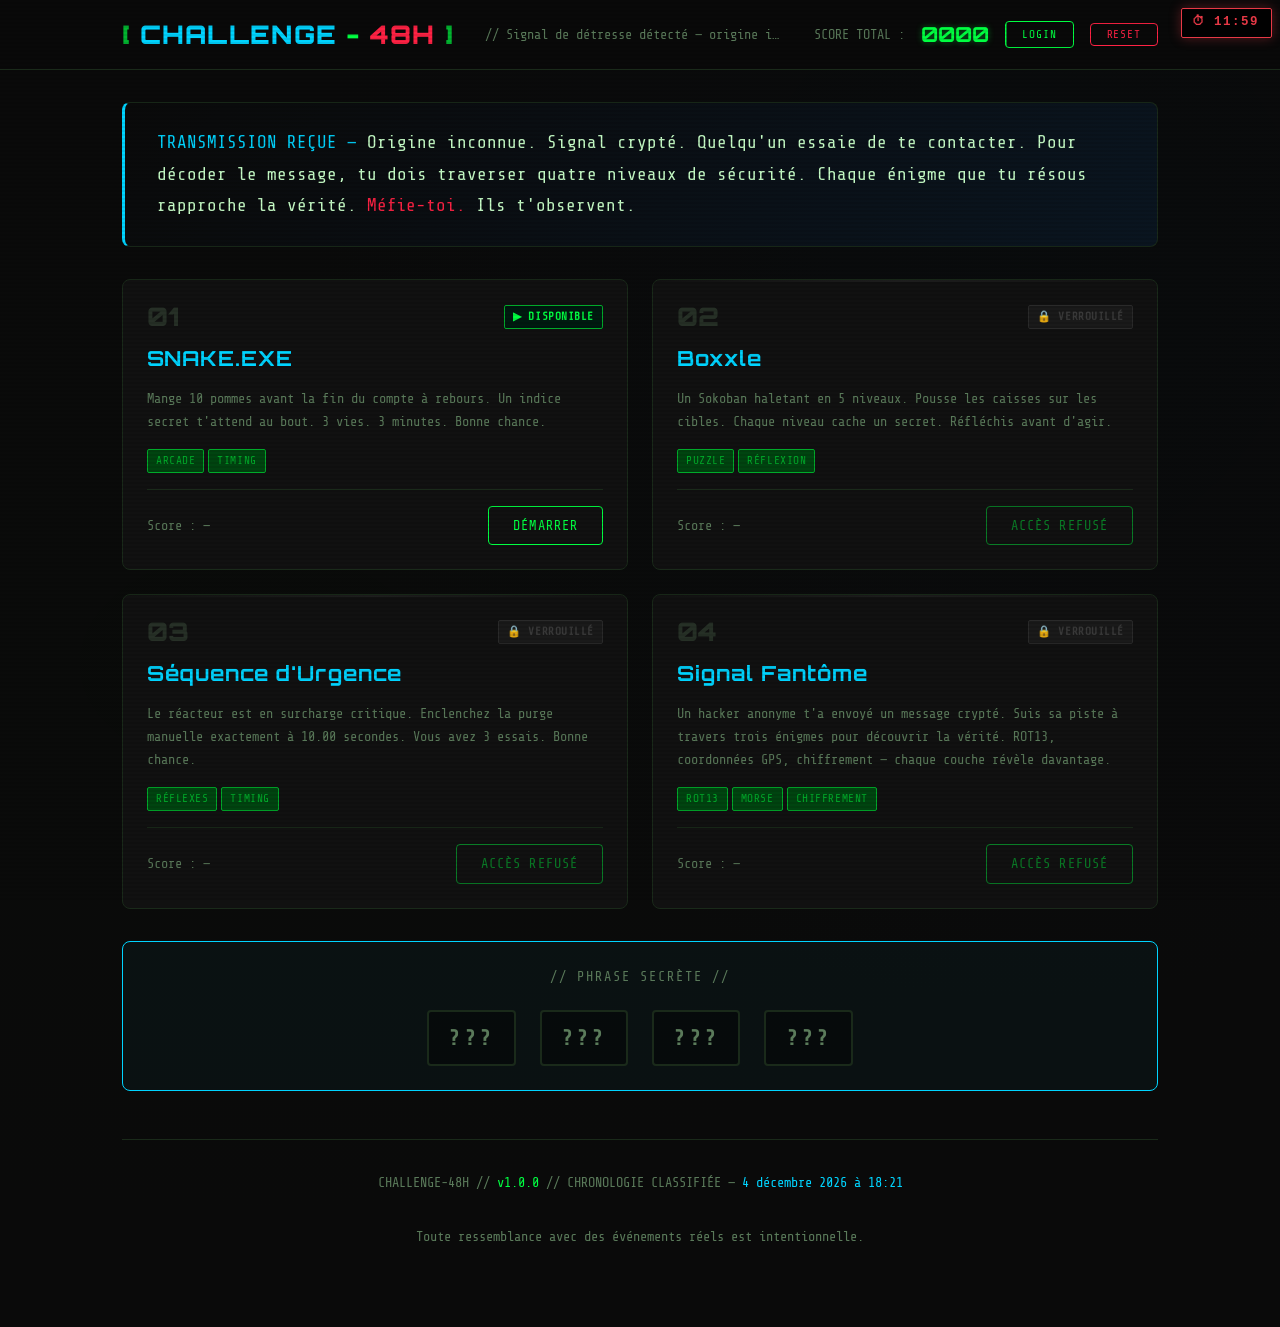
<file: index.html>
<!DOCTYPE html>
<html lang="fr">
<head>
  <meta charset="UTF-8" />
  <meta name="viewport" content="width=device-width, initial-scale=1.0" />
  <title>CHALLENGE-48H // Interface Principale</title>

  <!-- Thème global partagé -->
  <link rel="stylesheet" href="shared/theme.css" />
  <!-- Styles spécifiques au hub -->
  <link rel="stylesheet" href="style.css" />
</head>
<body>

  <!-- Overlay scanlines CRT (ambiance) -->
  <div class="crt-overlay" aria-hidden="true"></div>

  <!-- ══════════════════════════════════════════════════════════════════════
       EN-TÊTE / HEADER
       ══════════════════════════════════════════════════════════════════════ -->
  <header class="hub-header">
    <div class="hub-header__inner">

      <!-- Logo / Titre principal -->
      <div class="hub-header__logo">
        <span class="hub-header__logo-bracket text-primary">[</span>
        <span class="hub-header__logo-text">CHALLENGE</span>
        <span class="hub-header__logo-sep text-primary">-</span>
        <span class="hub-header__logo-null text-danger">48H</span>
        <span class="hub-header__logo-bracket text-primary">]</span>
      </div>

      <!-- Sous-titre narratif -->
      <p class="hub-header__subtitle">
        <span class="text-dim">// </span>
        <span id="js-subtitle">Initialisation du système…</span>
        <span class="anim-blink text-primary">█</span>
      </p>

      <!-- Barre d'état droite -->
      <div class="hub-header__status">
        <span class="text-dim text-sm">SCORE TOTAL :</span>
        <span id="js-total-score" class="text-primary hub-score">0000</span>
        <a href="login.html" class="btn btn-sm" style="border-color:var(--color-primary);color:var(--color-primary);" title="Connexion système">LOGIN</a>
        <button class="btn btn-sm btn-danger" id="js-reset-btn" title="Réinitialiser la progression">RESET</button>
      </div>

    </div>
  </header>

  <!-- ══════════════════════════════════════════════════════════════════════
       CONTENEUR PRINCIPAL
       ══════════════════════════════════════════════════════════════════════ -->
  <main class="hub-main">

    <!-- ── Bannière narrative ─────────────────────────────────────────── -->
    <section class="hub-narrative panel anim-fade-in">
      <p class="hub-narrative__text" id="js-narrative">
        <span class="text-secondary">TRANSMISSION REÇUE — </span>
        Origine inconnue. Signal crypté. Quelqu'un essaie de te contacter.
        Pour décoder le message, tu dois traverser quatre niveaux de sécurité.
        Chaque énigme que tu résous rapproche la vérité.
        <span class="text-danger">Méfie-toi.</span>
        Ils t'observent.
      </p>
    </section>

    <!-- ── Grille des jeux ────────────────────────────────────────────── -->
    <section class="hub-grid" id="js-game-grid" aria-label="Sélection des missions">

      <!-- ── Carte Jeu 1 : game2 ─────────────────────────────────── -->
      <article class="game-card" id="card-game2" data-game="game2">
        <div class="game-card__header">
          <span class="game-card__num text-dim">01</span>
          <span class="game-card__badge badge badge-playing" id="badge-game2">▶ DISPONIBLE</span>
        </div>
        <h2 class="game-card__title">SNAKE.EXE</h2>
        <p class="game-card__desc text-dim">
          Mange 10 pommes avant la fin du compte à rebours.
          Un indice secret t'attend au bout. 3 vies. 3 minutes. Bonne chance.
        </p>
        <div class="game-card__tags">
          <span class="tag">ARCADE</span>
          <span class="tag">TIMING</span>
        </div>
        <div class="game-card__footer">
          <span class="game-card__score text-dim" id="score-game2">Score : —</span>
          <a href="games/game2/index.html" class="btn game-card__btn" id="btn-game2">DÉMARRER</a>
        </div>
      </article>

      <!-- ── Carte Jeu 2 : game3 ─────────────────────────────────── -->
      <article class="game-card game-card--locked" id="card-game3" data-game="game3">
        <div class="game-card__header">
          <span class="game-card__num text-dim">02</span>
          <span class="game-card__badge badge badge-locked" id="badge-game3">🔒 VERROUILLÉ</span>
        </div>
        <h2 class="game-card__title">Boxxle</h2>
        <p class="game-card__desc text-dim">
          Un Sokoban haletant en 5 niveaux. Pousse les caisses sur les cibles.
          Chaque niveau cache un secret. Réfléchis avant d'agir.
        </p>
        <div class="game-card__tags">
          <span class="tag">PUZZLE</span>
          <span class="tag">RÉFLEXION</span>
        </div>
        <div class="game-card__footer">
          <span class="game-card__score text-dim" id="score-game3">Score : —</span>
          <a href="games/game3/index.html" class="btn game-card__btn" id="btn-game3" tabindex="-1" aria-disabled="true">ACCÈS REFUSÉ</a>
        </div>
      </article>

      <!-- ── Carte Jeu 3 : game4 ─────────────────────────────────── -->
      <article class="game-card game-card--locked" id="card-game4" data-game="game4">
        <div class="game-card__header">
          <span class="game-card__num text-dim">03</span>
          <span class="game-card__badge badge badge-locked" id="badge-game4">🔒 VERROUILLÉ</span>
        </div>
        <h2 class="game-card__title">Séquence d'Urgence</h2>
        <p class="game-card__desc text-dim">
          Le réacteur est en surcharge critique. Enclenchez la purge manuelle
          exactement à 10.00 secondes. Vous avez 3 essais. Bonne chance.
        </p>
        <div class="game-card__tags">
          <span class="tag">RÉFLEXES</span>
          <span class="tag">TIMING</span>
        </div>
        <div class="game-card__footer">
          <span class="game-card__score text-dim" id="score-game4">Score : —</span>
          <a href="games/game4/index.html" class="btn game-card__btn" id="btn-game4" tabindex="-1" aria-disabled="true">ACCÈS REFUSÉ</a>
        </div>
      </article>

      <!-- ── Carte Jeu 4 : ARG (Signal Fantôme) ────────────────────── -->
      <article class="game-card game-card--locked" id="card-arg" data-game="arg">
        <div class="game-card__header">
          <span class="game-card__num text-dim">04</span>
          <span class="game-card__badge badge badge-locked" id="badge-arg">🔒 VERROUILLÉ</span>
        </div>
        <h2 class="game-card__title">Signal Fantôme</h2>
        <p class="game-card__desc text-dim">
          Un hacker anonyme t'a envoyé un message crypté.
          Suis sa piste à travers trois énigmes pour découvrir la vérité.
          ROT13, coordonnées GPS, chiffrement — chaque couche révèle davantage.
        </p>
        <div class="game-card__tags">
          <span class="tag">ROT13</span>
          <span class="tag">Morse</span>
          <span class="tag">Chiffrement</span>
        </div>
        <div class="game-card__footer">
          <span class="game-card__score text-dim" id="score-arg">Score : —</span>
          <a href="games/arg/index.html" class="btn game-card__btn" id="btn-arg" tabindex="-1" aria-disabled="true">ACCÈS REFUSÉ</a>
        </div>
      </article>

    </section>

    <!-- ── Panneau de phrase ─────────────────────────────────────────── -->
    <section class="hub-phrase-panel panel" id="js-phrase-panel">
      <p class="text-dim text-sm text-center" style="margin-bottom:.6rem;letter-spacing:.15em;">// PHRASE SECRÈTE //</p>
      <div class="hub-phrase-slots">
        <div class="phrase-slot" id="phrase-slot-game2">???</div>
        <div class="phrase-slot" id="phrase-slot-game3">???</div>
        <div class="phrase-slot" id="phrase-slot-game4">???</div>
        <div class="phrase-slot" id="phrase-slot-arg">???</div>
      </div>
    </section>

    <!-- ── Pied de page narratif ──────────────────────────────────────── -->
    <footer class="hub-footer">
      <p class="text-dim text-sm text-center">
        CHALLENGE-48H // <span class="text-primary">v1.0.0</span> //
        CHRONOLOGIE CLASSIFIÉE —
        <span id="js-date" class="text-secondary"></span>
      </p>
      <p class="text-dim text-sm text-center mt-sm">
        Toute ressemblance avec des événements réels est intentionnelle.
      </p>
    </footer>

  </main>

  <!-- ══════════════════════════════════════════════════════════════════════
       MODAL DE CONFIRMATION RESET
       ══════════════════════════════════════════════════════════════════════ -->
  <div class="modal-overlay hidden" id="js-modal-reset" role="dialog" aria-modal="true" aria-labelledby="modal-title">
    <div class="modal panel">
      <h3 class="modal__title text-danger" id="modal-title">⚠ AVERTISSEMENT</h3>
      <p>Cette action effacera toute la progression. Cette opération est irréversible.</p>
      <p class="text-dim text-sm">Confirmes-tu la réinitialisation complète des données ?</p>
      <div class="modal__actions">
        <button class="btn btn-danger" id="js-modal-confirm">CONFIRMER</button>
        <button class="btn" id="js-modal-cancel">ANNULER</button>
      </div>
    </div>
  </div>

  <script src="shared/utils.js"></script>
  <script src="hub.js"></script>
  <script>window.ARG_TIMER_HUB = 'index.html';</script>
  <script src="shared/global-timer.js"></script>

  <!-- ══ OVERLAY BRAVO ═══════════════════════════════════════════════════════════ -->
  <div class="bravo-overlay hidden" id="js-bravo-screen" role="dialog" aria-modal="true">
    <div class="bravo-inner">
      <div class="bravo-terminal">
        <div class="bravo-titlebar">
          <span class="tdot tdot-r"></span>
          <span class="tdot tdot-y"></span>
          <span class="tdot tdot-g"></span>
          <span style="color:var(--color-text-dim);font-size:.7rem;letter-spacing:.1em;">ROOT@CHALLENGE-48H — ACCES_TOTAL.log</span>
        </div>
        <div class="bravo-body">
          <pre class="bravo-text" id="js-bravo-text"></pre>
        </div>
      </div>
      <div class="bravo-phrase" id="js-bravo-phrase"></div>
      <div class="bravo-actions">
        <button class="btn btn-primary btn-lg" id="js-bravo-close">◀ RETOUR AU HUB</button>
      </div>
    </div>
  </div>

</body>
</html>
</file>
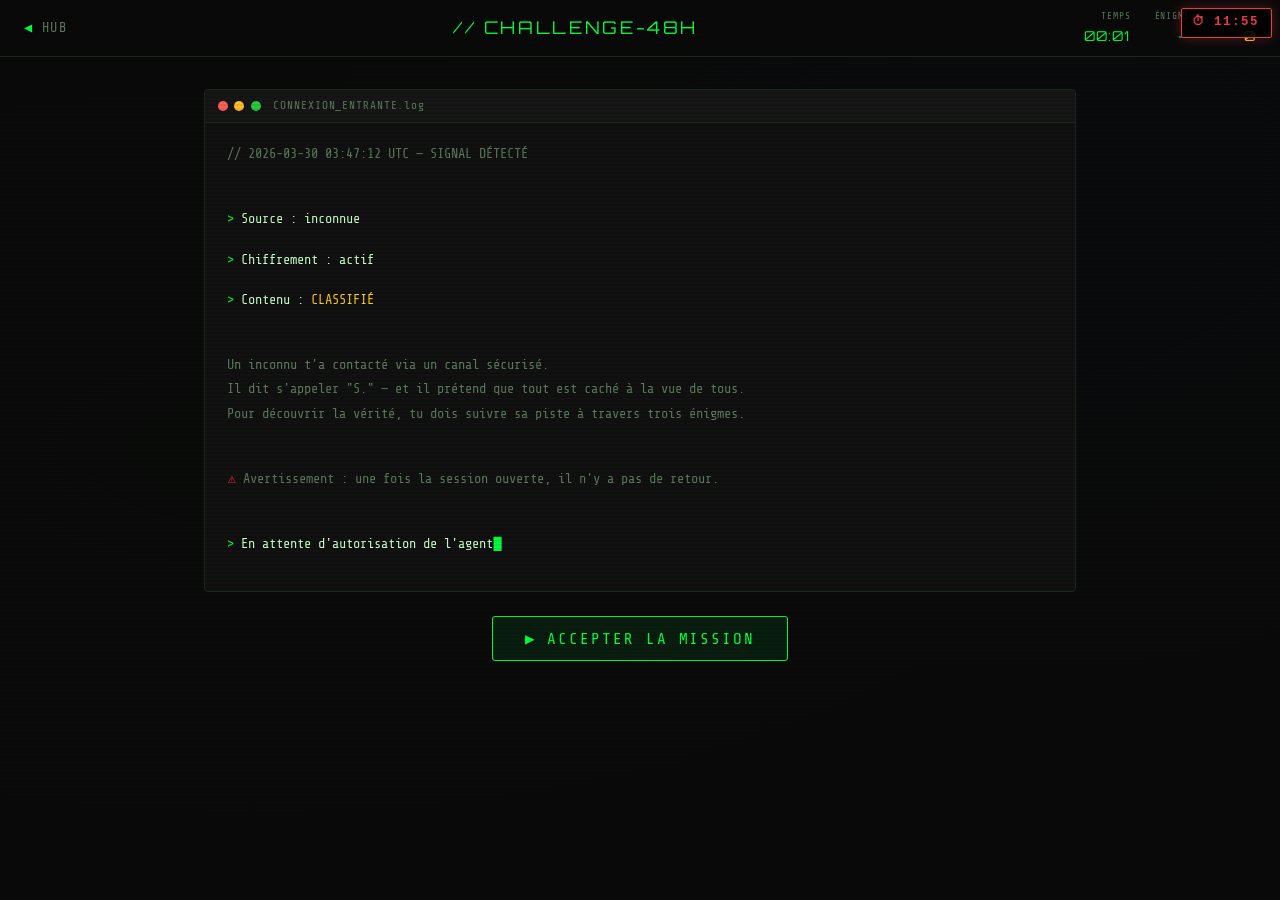
<file: games/arg/index.html>
<!DOCTYPE html>
<html lang="fr">
<head>
  <meta charset="UTF-8" />
  <meta name="viewport" content="width=device-width, initial-scale=1.0" />
  <title>SIGNAL FANTÔME // CHALLENGE-48H</title>

  <!-- Thème global partagé -->
  <link rel="stylesheet" href="../../shared/theme.css" />
  <!-- Styles spécifiques au jeu ARG -->
  <link rel="stylesheet" href="style.css" />
</head>
<body>

  <!-- Overlay scanlines CRT (ambiance) -->
  <div class="crt-overlay" aria-hidden="true"></div>

  <!-- ══════════════════════════════════════════════════════════════════════
       HUD SUPÉRIEUR — timer, étape, indices
       ══════════════════════════════════════════════════════════════════════ -->
  <header class="game-hud">
    <a href="../../index.html" class="hud-back">
      <span class="text-primary">◀</span> HUB
    </a>

    <div class="hud-center">
      <span class="hud-title">// CHALLENGE-48H</span>
    </div>

    <div class="hud-right">
      <div class="hud-stat">
        <span class="hud-stat__label">TEMPS</span>
        <span class="hud-stat__value text-primary" id="hud-timer">00:00</span>
      </div>
      <div class="hud-stat">
        <span class="hud-stat__label">ÉNIGME</span>
        <span class="hud-stat__value text-secondary" id="hud-step">—</span>
      </div>
      <div class="hud-stat">
        <span class="hud-stat__label">INDICES</span>
        <span class="hud-stat__value text-warning" id="hud-hints">0</span>
      </div>
    </div>
  </header>

  <!-- ══════════════════════════════════════════════════════════════════════
       CONTENEUR PRINCIPAL
       ══════════════════════════════════════════════════════════════════════ -->
  <main class="game-main">

    <!-- ────────────────────────────────────────────────────────────────────
         SECTION 0 — INTRO NARRATIVE
         ──────────────────────────────────────────────────────────────────── -->
    <section id="section-intro" class="game-section hidden">

      <div class="terminal-window">
        <div class="terminal-titlebar">
          <span class="tdot tdot-r"></span>
          <span class="tdot tdot-y"></span>
          <span class="tdot tdot-g"></span>
          <span class="terminal-title">CONNEXION_ENTRANTE.log</span>
        </div>
        <div class="terminal-body">
          <p><span class="text-dim">// 2026-03-30 03:47:12 UTC — SIGNAL DÉTECTÉ</span></p>
          <br/>
          <p><span class="text-primary">></span> Source : inconnue</p>
          <p><span class="text-primary">></span> Chiffrement : actif</p>
          <p><span class="text-primary">></span> Contenu : <span class="text-warning">CLASSIFIÉ</span></p>
          <br/>
          <p class="text-dim">Un inconnu t'a contacté via un canal sécurisé.<br/>
          Il dit s'appeler "S." — et il prétend que tout est caché à la vue de tous.<br/>
          Pour découvrir la vérité, tu dois suivre sa piste à travers trois énigmes.</p>
          <br/>
          <p><span class="text-danger">⚠</span> <span class="text-dim">Avertissement : une fois la session ouverte, il n'y a pas de retour.</span></p>
          <br/>
          <p><span class="text-primary">></span> En attente d'autorisation de l'agent<span class="cursor-blink text-primary">█</span></p>
        </div>
      </div>

      <div class="section-actions">
        <button class="btn btn-primary btn-lg" id="intro-start-btn">
          ▶ ACCEPTER LA MISSION
        </button>
      </div>

    </section>

    <!-- ────────────────────────────────────────────────────────────────────
         SECTION 1 — ÉNIGME ROT13 : FAUX CLIENT EMAIL
         ──────────────────────────────────────────────────────────────────── -->
    <section id="section-puzzle1" class="game-section hidden">

      <h2 class="section-title">
        <span class="text-primary">[ ÉNIGME 1/3 ]</span> — Décryptage du message
      </h2>

      <!-- Simulateur de client email -->
      <div class="email-client">

        <!-- Sidebar boîte mail -->
        <aside class="email-sidebar">
          <div class="email-folder email-folder--active">
            <span class="text-primary">▶</span> BOÎTE DE RÉCEPTION (1)
          </div>
          <div class="email-folder text-dim">— ENVOYÉS (0)</div>
          <div class="email-folder text-dim">— CORBEILLE (0)</div>
        </aside>

        <!-- Panneau principal mail -->
        <div class="email-main">
          <!-- Liste des emails -->
          <div class="email-list">
            <div class="email-item email-item--unread">
              <div class="email-item__from text-danger">???@signal-null.onion</div>
              <div class="email-item__subject">Fw: PROJET_X — données annexe 7</div>
              <div class="email-item__date text-dim">Aujourd'hui, 03:47</div>
            </div>
          </div>

          <!-- Corps de l'email -->
          <div class="email-view">
            <div class="email-meta">
              <div class="email-meta__row">
                <span class="text-dim">DE :</span>
                <span class="text-danger">???@signal-null.onion</span>
              </div>
              <div class="email-meta__row">
                <span class="text-dim">À :</span>
                <span class="text-dim">agent_inconnu@CHALLENGE-48H.net</span>
              </div>
              <div class="email-meta__row">
                <span class="text-dim">OBJET :</span>
                <span>Fw: PROJET_X — données annexe 7</span>
              </div>
              <div class="email-meta__row">
                <span class="text-dim">DATE :</span>
                <span class="text-dim">2026-03-30 03:47:12 UTC</span>
              </div>
            </div>

            <!-- Message encodé ROT13 — injecté par game.js via p1-encoded-msg -->
            <div class="email-body">
              <p class="text-dim">— MESSAGE CHIFFRÉ — NIVEAU 1 —</p>
              <div class="encoded-block">
                <p class="text-dim">Nthrag,</p>
                <p>
                  Yr zbg qr cnffr rfg :
                  <strong class="text-primary" id="p1-encoded-msg">YRF ZHEF BAG QRF LRHK</strong>
                </p>
                <p class="text-dim mt-1">
                  Geh ir yn qreavar crefbaar ra dh'vyf pbashvrag.<br/>
                  He tneqr wr ar cervf cnf qr evfdhr.<br/>
                  Qétehvf pr zrffntr ncèf yrpgher.
                </p>
                <p class="text-dim mt-1">— F.</p>
              </div>
              <p class="text-dim mt-1">— FIN DU MESSAGE —</p>
            </div>
          </div>
        </div>
      </div>

      <!-- Zone de réponse -->
      <div class="answer-zone">
        <div class="instructions">
          <p><span class="text-primary">▶</span> Ce message est encodé en <strong class="text-warning">ROT13</strong>.</p>
          <p>Chaque lettre de l'alphabet est décalée de 13 positions. Décode le message et entre la <strong class="text-primary">phrase secrète</strong>.</p>
        </div>

        <div class="answer-form">
          <label class="answer-label">
            <span class="text-primary">$</span> ENTRER LA PHRASE SECRÈTE :
          </label>
          <div class="answer-row">
            <input
              type="text"
              id="p1-input"
              class="answer-input"
              placeholder="Entrer la réponse..."
              maxlength="40"
              autocomplete="off"
              spellcheck="false"
            />
            <button class="btn btn-primary" id="p1-submit">VALIDER</button>
          </div>
          <div class="feedback hidden" id="p1-feedback"></div>
        </div>

        <div class="hint-zone">
          <button class="btn btn-hint" id="p1-hint-btn" disabled>
            <span class="text-warning">?</span> INDICE —
            <span id="p1-hint-countdown">Indice disponible dans 60s</span>
          </button>
          <div class="hint-text hidden" id="p1-hint-text"></div>
        </div>
      </div>

    </section>

    <!-- ────────────────────────────────────────────────────────────────────
         SECTION 2 — TRANSITION NARRATIVE 1
         ──────────────────────────────────────────────────────────────────── -->
    <section id="section-transition1" class="game-section hidden">

      <div class="terminal-window">
        <div class="terminal-titlebar">
          <span class="tdot tdot-r"></span>
          <span class="tdot tdot-y"></span>
          <span class="tdot tdot-g"></span>
          <span class="terminal-title">TRACE_ROUTE.sh</span>
        </div>
        <div class="terminal-body">
          <!-- Typewriter injecté par game.js -->
          <div id="trans1-text" class="typewriter-output"></div>
        </div>
      </div>

      <div class="section-actions">
        <button class="btn btn-primary btn-lg" id="trans1-next-btn">
          SUIVRE LA PISTE ▶
        </button>
      </div>

    </section>

    <!-- ────────────────────────────────────────────────────────────────────
         SECTION 3 — ÉNIGME GPS : CODE MORSE
         ──────────────────────────────────────────────────────────────────── -->
    <section id="section-puzzle2" class="game-section hidden">

      <h2 class="section-title">
        <span class="text-primary">[ ÉNIGME 2/3 ]</span> — Localisation du signal
      </h2>

      <!-- Conteneur principal puzzle 2 -->
      <div class="puzzle2-grid">

        <!-- Panneau signal morse intercepté -->
        <div class="panel">
          <div class="panel-header">
            <span class="text-secondary">⚡ SIGNAL INTERCEPTÉ — 437.525 MHz</span>
          </div>
          <div class="panel-body">
            <p class="text-dim mb-1">Signal morse reçu :</p>

            <div class="morse-display">

              <div class="morse-decode-row">
                <div class="morse-line">
                  <span class="morse-label text-dim">LAT :</span>
                  <span class="morse-code text-primary" id="p2-lat-morse"></span>
                </div>
                <div class="morse-decode-result hidden" id="p2-lat-result">
                  <span class="text-warning">↳</span>
                  <span class="text-secondary" id="p2-lat-value"></span>
                </div>
                <button class="btn btn-secondary btn-sm" id="p2-decode-lat-btn">🔍 DÉCODER LAT</button>
              </div>

              <div class="morse-decode-row">
                <div class="morse-line">
                  <span class="morse-label text-dim">LON :</span>
                  <span class="morse-code text-primary" id="p2-lon-morse"></span>
                </div>
                <div class="morse-decode-result hidden" id="p2-lon-result">
                  <span class="text-warning">↳</span>
                  <span class="text-secondary" id="p2-lon-value"></span>
                </div>
                <button class="btn btn-secondary btn-sm" id="p2-decode-lon-btn">🔍 DÉCODER LON</button>
              </div>

            </div>
          </div>
        </div>

        <!-- Index des archives — le joueur fait le lien coordonnées → nom de code -->
        <div class="panel">
          <div class="panel-header">
            <span class="text-dim">🗂 INDEX DES ARCHIVES — ACCÈS RESTREINT</span>
          </div>
          <div class="panel-body panel-body--compact">
            <table class="archive-index">
              <thead>
                <tr>
                  <th class="text-dim">COORDONNÉES</th>
                  <th class="text-dim">NOM D'ARCHIVE</th>
                  <th class="text-dim">ÉTAT</th>
                </tr>
              </thead>
              <tbody>
                <tr>
                  <td class="text-dim">51°N &middot; 0°E</td>
                  <td class="text-dim">FANTÔME ALPHA</td>
                  <td class="text-dim">[???]</td>   
                </tr>
                <tr id="p2-archive-target">
                  <td class="text-dim">48°N &middot; 2°E</td>
                  <td class="text-dim">FANTÔME ZEPHYR</td>
                  <td class="text-dim">[???]</td>
                </tr>
                <tr>
                  <td class="text-dim">52°N &middot; 13°E</td>
                  <td class="text-dim">FANTÔME NERO</td>
                  <td class="text-dim">[???]</td>
                </tr>
                <tr>
                  <td class="text-dim">40°N &middot; 3°O</td>
                  <td class="text-dim">FANTÔME SIRIUS</td>
                  <td class="text-dim">[???]</td>
                </tr>
              </tbody>
            </table>
            <p class="text-dim mt-1" style="font-size:var(--font-size-xs)">
              Croiser les coordonnées décodées avec cet index pour identifier l'archive active.
            </p>
          </div>
        </div>

      </div>

      <!-- Zone de réponse -->
      <div class="answer-zone">
        <div class="instructions">
          <p><span class="text-primary">▶</span> Décode le signal morse pour obtenir des coordonnées GPS.</p>
          <p>Utilise les coordonnées pour identifier l'archive dans l'index. Entre le <strong class="text-primary">NOM DE CODE</strong> de l'archive active.</p>
        </div>

        <div class="answer-form">
          <label class="answer-label">
            <span class="text-primary">$</span> NOM DE CODE DE L'INSTALLATION :
          </label>
          <div class="answer-row">
            <input
              type="text"
              id="p2-input"
              class="answer-input"
              placeholder="Entrer le nom de code..."
              maxlength="30"
              autocomplete="off"
              spellcheck="false"
            />
            <button class="btn btn-primary" id="p2-submit">VALIDER</button>
          </div>
          <div class="feedback hidden" id="p2-feedback"></div>
        </div>

        <div class="hint-zone">
          <button class="btn btn-hint" id="p2-hint-btn" disabled>
            <span class="text-warning">?</span> INDICE —
            <span id="p2-hint-countdown">Indice disponible dans 90s</span>
          </button>
          <div class="hint-text hidden" id="p2-hint-text"></div>
        </div>
      </div>

    </section>

    <!-- ────────────────────────────────────────────────────────────────────
         SECTION 4 — TRANSITION NARRATIVE 2
         ──────────────────────────────────────────────────────────────────── -->
    <section id="section-transition2" class="game-section hidden">

      <div class="terminal-window">
        <div class="terminal-titlebar">
          <span class="tdot tdot-r"></span>
          <span class="tdot tdot-y"></span>
          <span class="tdot tdot-g"></span>
          <span class="terminal-title">INFILTRATION_SYSTEME.log</span>
        </div>
        <div class="terminal-body">
          <!-- Typewriter injecté par game.js -->
          <div id="trans2-text" class="typewriter-output"></div>
        </div>
      </div>

      <div class="section-actions">
        <button class="btn btn-primary btn-lg" id="trans2-next-btn">
          ACCÉDER AUX DONNÉES ▶
        </button>
      </div>

    </section>

    <!-- ────────────────────────────────────────────────────────────────────
         SECTION 5 — ÉNIGME 3 — TRANSMISSION CHIFFRÉE
         ──────────────────────────────────────────────────────────────────── -->
    <section id="section-puzzle3" class="game-section hidden">

      <h2 class="section-title">
        <span class="text-primary">[ ÉNIGME 3/3 ]</span> — Transmission Chiffrée
      </h2>

      <div class="puzzle3-vigenere-grid">

        <!-- Transmission interceptée (ciphertext) -->
        <div class="panel">
          <div class="panel-header">
            <span class="text-secondary">📡 TRANSMISSION_INTERCEPTEE.enc</span>
            <span class="text-dim">[CHIFFRAGE INCONNU]</span>
          </div>
          <div class="panel-body">
            <div class="vigenere-ciphertext" id="p3-ciphertext">
              <!-- Rempli par game.js -->
            </div>
            <p class="text-dim text-sm mt-1">Protocole de chiffrement non identifié — clé introuvable.</p>
          </div>
        </div>

        <!-- Rapport d'incident (clé cachée dans les mots ALL CAPS) -->
        <div class="panel">
          <div class="panel-header">
            <span class="text-dim">📄 DOCUMENT_RECUPÉRÉ.txt</span>
            <span class="text-dim text-sm">[ORIGINE INCONNUE]</span>
          </div>
          <div class="panel-body">
            <div class="intel-report" id="p3-key-clue">
              <!-- Rempli par game.js -->
            </div>
          </div>
        </div>

      </div>

      <!-- Outil de déchiffrement (ne pas nommer le chiffre) -->
      <div class="panel vigenere-decoder-panel">
        <div class="panel-header">
          <span class="text-secondary">⚙ OUTIL DE DÉCHIFFREMENT</span>
          <span class="text-dim text-sm">Protocole inconnu — tentative par clé</span>
        </div>
        <div class="panel-body">
          <div class="decoder-input-row">
            <label class="answer-label">
              <span class="text-primary">$</span> CLÉ DE DÉCHIFFREMENT :
            </label>
            <div class="answer-row">
              <input
                type="text"
                id="p3-key-input"
                class="answer-input"
                placeholder="ex: ALPHA"
                maxlength="20"
                autocomplete="off"
                spellcheck="false"
                style="text-transform:uppercase; max-width:200px"
              />
              <button class="btn btn-secondary" id="p3-decode-btn">DÉCHIFFRER</button>
            </div>
            <div class="feedback hidden" id="p3-decode-feedback"></div>
          </div>

          <div class="decoded-output hidden" id="p3-decoded-area">
            <p class="text-dim text-sm">── CONTENU DÉCHIFFRÉ ──</p>
            <div class="decoded-text" id="p3-decoded-text"></div>
            <p class="text-warning text-sm mt-1">Analyse le message déchiffré pour identifier le <strong>nom de code agent</strong>.</p>
          </div>
        </div>
      </div>

      <!-- Zone de réponse -->
      <div class="answer-zone">
        <div class="instructions">
          <p>
            <span class="text-primary">▶</span>
            Déchiffre la transmission et identifie le
            <strong class="text-primary">NOM DE CODE AGENT</strong>.
          </p>
        </div>

        <div class="answer-form">
          <label class="answer-label">
            <span class="text-primary">$</span> NOM DE CODE AGENT :
          </label>
          <div class="answer-row">
            <input
              type="text"
              id="p3-input"
              class="answer-input"
              placeholder="Entrer le nom de code..."
              maxlength="20"
              autocomplete="off"
              spellcheck="false"
            />
            <button class="btn btn-primary" id="p3-submit">VALIDER</button>
          </div>
          <div class="feedback hidden" id="p3-feedback"></div>
        </div>

        <div class="hint-zone">
          <button class="btn btn-hint" id="p3-hint-btn" disabled>
            <span class="text-warning">?</span> INDICE —
            <span id="p3-hint-countdown">Indice disponible dans 90s</span>
          </button>
          <div class="hint-text hidden" id="p3-hint-text"></div>
        </div>
      </div>

    </section>

    <!-- ────────────────────────────────────────────────────────────────────
         SECTION 6 — VICTOIRE
         ──────────────────────────────────────────────────────────────────── -->
    <section id="section-victory" class="game-section hidden">

      <!-- Titre avec effet glitch -->
      <h1 class="victory-title glitch-text" data-text="MISSION ACCOMPLIE">
        MISSION ACCOMPLIE
      </h1>

      <!-- Révélation narrative (typewriter via game.js) -->
      <div class="terminal-window victory-terminal">
        <div class="terminal-titlebar">
          <span class="tdot tdot-r"></span>
          <span class="tdot tdot-y"></span>
          <span class="tdot tdot-g"></span>
          <span class="terminal-title">REVELATION_FINALE.log</span>
        </div>
        <div class="terminal-body">
          <div id="victory-narrative" class="typewriter-output"></div>
        </div>
      </div>

      <!-- Panneau de score final -->
      <div class="score-panel">
        <div class="score-panel__title text-secondary">── RAPPORT DE MISSION ──</div>
        <div class="score-grid">
          <div class="score-item">
            <span class="score-item__label text-dim">TEMPS</span>
            <span class="score-item__value text-primary" id="victory-time">--:--</span>
          </div>
          <div class="score-item">
            <span class="score-item__label text-dim">INDICES UTILISÉS</span>
            <span class="score-item__value text-warning" id="victory-hints">0</span>
          </div>
          <div class="score-item">
            <span class="score-item__label text-dim">SCORE FINAL</span>
            <span class="score-item__value text-success score-final" id="victory-score">0000</span>
          </div>
          <div class="score-item">
            <span class="score-item__label text-dim">PERFORMANCE</span>
            <span class="score-item__value text-primary" id="victory-rating">--</span>
          </div>
        </div>
      </div>

      <!-- Actions de fin -->
      <div class="victory-actions">
        <button class="btn btn-primary btn-lg" id="victory-back-btn">
          ◀ RETOUR AU HUB
        </button>
        <a href="" class="btn btn-secondary btn-lg" onclick="location.reload(); return false;">
          ↺ REJOUER
        </a>
      </div>
      <!-- Mot-code débloqué : dernier fragment de la phrase secrète -->
      <div class="arg-word-reveal" id="victory-word-reveal" style="margin-top:2rem;text-align:center;">
        <p style="font-size:.7rem;letter-spacing:.2em;color:var(--color-text-dim,#6b6b6b);margin-bottom:.5rem;">// FRAGMENT DE PHRASE DÉBLOQUÉ //</p>
        <div id="victory-word" style="
          display:inline-block;
          font-size:2.2rem;font-weight:bold;letter-spacing:.15em;
          color:#00ff88;text-shadow:0 0 20px rgba(0,255,136,.5);
          border:1px solid #00ff88;
          padding:.4rem 1.6rem;
          background:rgba(0,255,136,.05);
          box-shadow:0 0 30px rgba(0,255,136,.15);
          animation:arg-word-pulse 2s infinite alternate;
        ">_48h</div>
        <style>
          @keyframes arg-word-pulse {
            from { text-shadow:0 0 10px rgba(0,255,136,.3); }
            to   { text-shadow:0 0 30px rgba(0,255,136,.8), 0 0 60px rgba(0,255,136,.3); }
          }
        </style>
      </div>
    </section>

  </main><!-- /game-main -->

  <!-- Utilitaires partagés -->
  <script src="../../shared/utils.js"></script>
  <!-- Compte à rebours global -->
  <script src="../../shared/global-timer.js"></script>
  <!-- Logique du jeu -->
  <script src="game.js"></script>

</body>
</html>
</file>
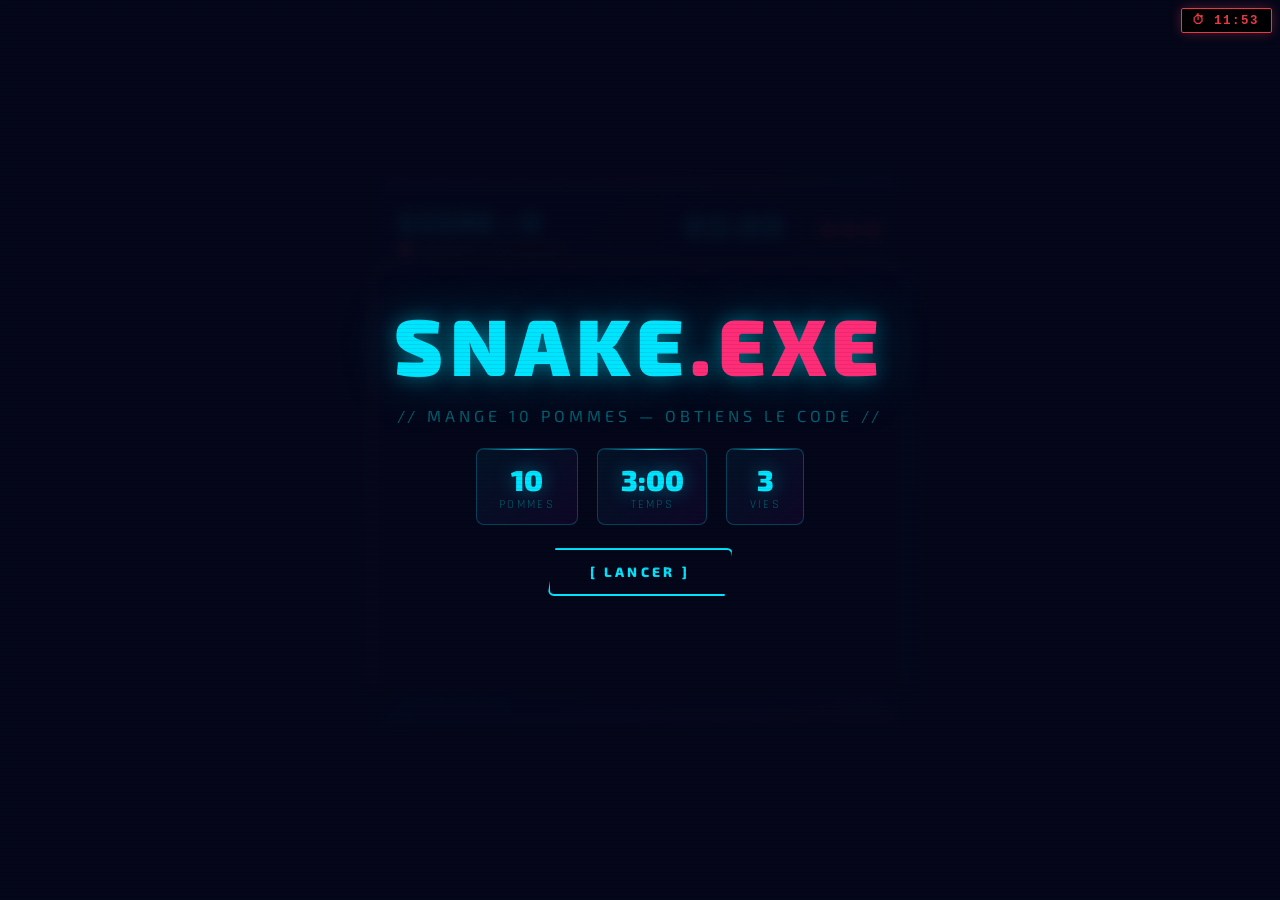
<file: games/game2/index.html>
<!DOCTYPE html>
<html lang="fr">
<head>
<meta charset="UTF-8">
<title>SNAKE.EXE</title>
<link href="https://fonts.googleapis.com/css2?family=Rajdhani:wght@600;700&family=Exo+2:wght@800;900&display=swap" rel="stylesheet">
<style>
:root {
  --bg:        #05071a;
  --panel:     #080d28;
  --pink:      #ff2d78;
  --pink-dim:  #7a1040;
  --cyan:      #00e5ff;
  --cyan-dim:  #006070;
  --yellow:    #ffcc00;
  --purple:    #b026ff;
  --border:    #1a1f4a;
  --glow-pink: 0 0 20px #ff2d7888;
  --glow-cyan: 0 0 20px #00e5ff66;
}
* { margin:0; padding:0; box-sizing:border-box; }

body {
  background: var(--bg);
  color: var(--cyan);
  font-family: 'Rajdhani', sans-serif;
  height: 100vh;
  display: flex;
  flex-direction: column;
  align-items: center;
  justify-content: center;
  overflow: hidden;
  user-select: none;
}

body::after {
  content:'';
  position:fixed; inset:0;
  background-image:
    linear-gradient(rgba(0,229,255,0.07) 1px, transparent 1px),
    linear-gradient(90deg, rgba(0,229,255,0.07) 1px, transparent 1px);
  background-size: 40px 40px;
  pointer-events:none; z-index:0;
}

body::before {
  content:'';
  position:fixed; inset:0;
  background: repeating-linear-gradient(0deg,transparent,transparent 3px,rgba(0,0,0,0.08) 3px,rgba(0,0,0,0.08) 4px);
  pointer-events:none; z-index:999;
}

.ambient {
  position:fixed;
  width: 600px; height: 400px;
  left:50%; top:50%;
  transform: translate(-50%,-50%);
  background: radial-gradient(ellipse, rgba(176,38,255,0.12) 0%, rgba(0,229,255,0.06) 50%, transparent 70%);
  pointer-events:none; z-index:0;
}

.hud {
  display:flex; justify-content:space-between; align-items:stretch;
  width: 524px;
  background: linear-gradient(135deg, #0b1035, #080d28);
  border: 1px solid var(--border);
  border-bottom: none;
  border-radius: 10px 10px 0 0;
  position:relative; z-index:10;
  overflow: hidden;
}
.hud::before {
  content:'';
  position:absolute; top:0; left:0; right:0; height:2px;
  background: linear-gradient(90deg, var(--purple), var(--pink), var(--cyan));
}
.hud-left {
  display:flex; flex-direction:column; justify-content:center;
  padding: 0.7rem 1.2rem;
  gap: 2px;
  border-right: 1px solid var(--border);
  flex:1;
}
.hud-title {
  font-family:'Exo 2', sans-serif;
  font-size: 0.55rem;
  letter-spacing: 0.25em;
  color: var(--cyan-dim);
  text-transform: uppercase;
}
.hud-score {
  font-family:'Exo 2', sans-serif;
  font-size: 1.8rem;
  font-weight: 900;
  color: var(--cyan);
  text-shadow: var(--glow-cyan);
  letter-spacing: 0.05em;
}
.hud-goal { font-size: 0.85rem; color: var(--yellow); letter-spacing: 0.05em; }

.hud-mid {
  display:flex; flex-direction:column; align-items:center; justify-content:center;
  padding: 0.7rem 1rem;
  border-right: 1px solid var(--border);
}
.hud-timer {
  font-family:'Exo 2', sans-serif;
  font-size: 1.9rem; font-weight: 900;
  color: var(--cyan);
  text-shadow: var(--glow-cyan);
  letter-spacing: 0.1em;
  transition: color 0.3s, text-shadow 0.3s;
}
.hud-timer.warn   { color: var(--yellow); text-shadow: 0 0 20px #ffcc0088; }
.hud-timer.danger { color: var(--pink); text-shadow: var(--glow-pink); animation: pulse 0.5s infinite; }
@keyframes pulse { 0%,100%{opacity:1} 50%{opacity:0.3} }

.hud-right {
  display:flex; flex-direction:column; align-items:center; justify-content:center;
  padding: 0.7rem 1rem; gap: 4px;
}
.hud-lives-label { font-size: 0.5rem; letter-spacing: 0.2em; color: var(--cyan-dim); text-transform: uppercase; }
.hud-lives { font-size: 1rem; letter-spacing: 2px; }

#gameCanvas {
  display:block;
  border-left: 2px solid var(--pink-dim);
  border-right: 2px solid var(--cyan-dim);
  border-top: none; border-bottom: none;
  position:relative; z-index:10;
  box-shadow:
    -4px 0 20px rgba(255,45,120,0.3),
     4px 0 20px rgba(0,229,255,0.3),
     inset 0 0 60px rgba(0,0,0,0.6);
}

.bottombar {
  width: 524px; padding: 0.45rem 1.2rem;
  background: linear-gradient(135deg, #080d28, #0b1035);
  border: 1px solid var(--border); border-top: none;
  border-radius: 0 0 10px 10px;
  display:flex; justify-content:space-between; align-items:center;
  position:relative; z-index:10; overflow: hidden;
}
.bottombar::after {
  content:'';
  position:absolute; bottom:0; left:0; right:0; height:2px;
  background: linear-gradient(90deg, var(--cyan), var(--purple), var(--pink));
}
.ctrl-key {
  background: rgba(0,229,255,0.08);
  border: 1px solid var(--cyan-dim);
  padding: 1px 7px; border-radius: 3px;
  color: var(--cyan); font-size: 0.78rem;
}
.version-tag { font-size: 0.72rem; color: var(--pink-dim); letter-spacing: 0.15em; font-family: 'Exo 2', sans-serif; }

.overlay {
  display:none; position:fixed; inset:0;
  background: rgba(5,7,26,0.94);
  z-index:100;
  flex-direction:column; align-items:center; justify-content:center;
  text-align:center; gap:1.4rem;
  backdrop-filter: blur(6px);
}
.overlay.show { display:flex; }

.ov-title {
  font-family:'Exo 2', sans-serif;
  font-size: clamp(2.5rem, 8vw, 5rem); font-weight: 900;
  letter-spacing: 0.08em; line-height: 1;
  animation: flicker 3s infinite;
}
@keyframes flicker { 0%,92%,100%{opacity:1} 94%{opacity:0.4} 96%{opacity:1} 98%{opacity:0.2} }
.ov-title.cyan { color: var(--cyan); text-shadow: var(--glow-cyan), 0 0 60px rgba(0,229,255,0.3); }
.ov-title.pink { color: var(--pink); text-shadow: var(--glow-pink), 0 0 60px rgba(255,45,120,0.3); }

.ov-sub { font-size: 1rem; color: var(--cyan-dim); letter-spacing: 0.25em; text-transform: uppercase; font-family: 'Exo 2', sans-serif; }

.intro-stats { display:flex; gap:1.2rem; flex-wrap:wrap; justify-content:center; }
.istat {
  background: linear-gradient(135deg, rgba(0,229,255,0.06), rgba(176,38,255,0.06));
  border: 1px solid rgba(0,229,255,0.25);
  border-radius: 8px; padding: 0.8rem 1.4rem; text-align: center;
  position: relative; overflow: hidden;
}
.istat::before {
  content:''; position:absolute; top:0; left:0; right:0; height:1px;
  background: linear-gradient(90deg, transparent, var(--cyan), transparent);
}
.istat-val { font-family:'Exo 2', sans-serif; font-size: 1.8rem; font-weight: 900; color: var(--cyan); text-shadow: var(--glow-cyan); }
.istat-lbl { font-size: 0.72rem; color: var(--cyan-dim); letter-spacing: 0.2em; text-transform: uppercase; }

.secret-box {
  background: linear-gradient(135deg, rgba(255,45,120,0.08), rgba(176,38,255,0.08));
  border: 2px solid var(--pink); border-radius: 10px; padding: 1.5rem 3rem;
  box-shadow: var(--glow-pink), inset 0 0 30px rgba(255,45,120,0.05);
  position: relative; overflow: hidden;
}
.secret-box::before {
  content:''; position:absolute; top:0; left:0; right:0; height:2px;
  background: linear-gradient(90deg, var(--purple), var(--pink), var(--cyan));
}
.secret-label { font-size: 0.75rem; color: var(--pink-dim); letter-spacing: 0.3em; text-transform: uppercase; font-family: 'Exo 2', sans-serif; margin-bottom: 0.6rem; }
.secret-letter { font-family:'Exo 2', sans-serif; font-size: 5rem; font-weight: 900; color: var(--pink); text-shadow: var(--glow-pink), 0 0 60px rgba(255,45,120,0.4); animation: flicker 2s infinite; }

.btn {
  font-family:'Exo 2', sans-serif; font-size: 0.85rem; font-weight: 800;
  letter-spacing: 0.25em; text-transform: uppercase; padding: 0.85rem 2.5rem;
  background: transparent; cursor: pointer; border-radius: 6px;
  position: relative; overflow: hidden;
  transition: color 0.3s, box-shadow 0.3s;
  clip-path: polygon(8px 0%, 100% 0%, calc(100% - 8px) 100%, 0% 100%);
}
.btn-cyan  { border: 2px solid var(--cyan); color: var(--cyan); }
.btn-cyan::before { content:''; position:absolute;top:0;left:-100%;width:100%;height:100%;background:linear-gradient(135deg,var(--cyan),var(--purple));transition:left 0.3s;z-index:-1; }
.btn-cyan:hover { color:#fff; box-shadow: var(--glow-cyan); }
.btn-cyan:hover::before { left:0; }
.btn-pink  { border: 2px solid var(--pink); color: var(--pink); }
.btn-pink::before { content:''; position:absolute;top:0;left:-100%;width:100%;height:100%;background:linear-gradient(135deg,var(--pink),var(--purple));transition:left 0.3s;z-index:-1; }
.btn-pink:hover { color:#fff; box-shadow: var(--glow-pink); }
.btn-pink:hover::before { left:0; }
.note-txt { font-size: 0.8rem; color: rgba(176,38,255,0.7); letter-spacing: 0.15em; font-family: 'Exo 2', sans-serif; }
</style>
</head>
<body>

<div class="ambient"></div>

<div class="hud">
  <div class="hud-left">
    <div class="hud-title">// SNAKE.EXE — MISSION ACTIVE</div>
    <div class="hud-score">SCORE : <span id="score">0</span></div>
    <div class="hud-goal">🎯 OBJECTIF : 10 POMMES</div>
  </div>
  <div class="hud-mid">
    <div class="hud-timer" id="timer">03:00</div>
  </div>
  <div class="hud-right">
    <div class="hud-lives-label">VIES</div>
    <div class="hud-lives" id="lives">❤️❤️❤️</div>
  </div>
</div>

<canvas id="gameCanvas" width="524" height="418"></canvas>

<div class="bottombar">
  <span style="font-size:0.82rem;color:var(--cyan-dim);letter-spacing:0.05em;">
    <span class="ctrl-key">↑</span>
    <span class="ctrl-key">↓</span>
    <span class="ctrl-key">←</span>
    <span class="ctrl-key">→</span>
    &nbsp;DÉPLACER
  </span>
  <span class="version-tag">SNAKE v2.0</span>
</div>

<!-- INTRO -->
<div class="overlay show" id="ov-intro">
  <div class="ov-title cyan">SNAKE<span style="color:var(--pink)">.EXE</span></div>
  <div class="ov-sub">// mange 10 pommes — obtiens le code //</div>
  <div class="intro-stats">
    <div class="istat"><div class="istat-val">10</div><div class="istat-lbl">POMMES</div></div>
    <div class="istat"><div class="istat-val">3:00</div><div class="istat-lbl">TEMPS</div></div>
    <div class="istat"><div class="istat-val">3</div><div class="istat-lbl">VIES</div></div>
  </div>
  <button class="btn btn-cyan" onclick="startGame()">[ LANCER ]</button>
</div>

<!-- GAME OVER -->
<div class="overlay" id="ov-dead">
  <div class="ov-title pink">GAME<br>OVER</div>
  <div class="ov-sub" id="dead-msg">// serpent éliminé //</div>
  <button class="btn btn-pink" onclick="resetGame()">[ RÉESSAYER ]</button>
</div>

<!-- VICTORY -->
<div class="overlay" id="ov-win">
  <div class="ov-title cyan">MISSION<br><span style="color:var(--pink)">ACCOMPLIE</span></div>
  <div class="secret-box">
    <div class="secret-label">// INDICE DÉVERROUILLÉ //</div>
    <div class="secret-letter">ynov</div>
  </div>
  <div class="note-txt">NOTE BIEN CETTE LETTRE</div>
  <div style="display:flex;gap:1rem;">
    <button class="btn btn-pink" onclick="resetGame()">[ REJOUER ]</button>
    <button class="btn btn-cyan" onclick="goToNext()">[ JEU SUIVANT → ]</button>
  </div>
</div>

<script>
const canvas = document.getElementById('gameCanvas');
const ctx    = canvas.getContext('2d');
const W = canvas.width, H = canvas.height;
const CELL = 22;
const COLS = Math.floor(W / CELL);
const ROWS = Math.floor(H / CELL);

let snake, dir, nextDir;
let apple, appleIsFake;
let score, lives, timeLeft;
let gameLoop, timerLoop;
let running = false;
let fakePommePosition;
let fakePommeUsed;

function startGame() {
  hide('ov-intro');
  resetState();
  running = true;
  startTimerLoop();
  startGameLoop();
}

function resetState() {
  snake             = [{x:11,y:9}];
  dir               = {x:1,y:0};
  nextDir           = {x:1,y:0};
  score             = 0;
  lives             = 3;
  timeLeft          = 180;
  fakePommePosition = 1 + Math.floor(Math.random() * 9);
  fakePommeUsed     = false;
  document.getElementById('score').textContent = '0';
  document.getElementById('timer').textContent = '03:00';
  document.getElementById('timer').className   = 'hud-timer';
  document.getElementById('lives').textContent = '❤️❤️❤️';
  spawnApple();
}

function resetGame() {
  hide('ov-dead'); hide('ov-win');
  clearInterval(gameLoop);
  clearInterval(timerLoop);
  startGame();
}

function startTimerLoop() {
  clearInterval(timerLoop);
  timerLoop = setInterval(() => {
    timeLeft--;
    const m = Math.floor(timeLeft/60), s = timeLeft%60;
    const el = document.getElementById('timer');
    el.textContent = String(m).padStart(2,'0') + ':' + String(s).padStart(2,'0');
    if (timeLeft <= 60) el.classList.add('warn');
    if (timeLeft <= 20) { el.classList.remove('warn'); el.classList.add('danger'); }
    if (timeLeft <= 0)  die('// temps écoulé //');
  }, 1000);
}

function startGameLoop() {
  clearInterval(gameLoop);
  gameLoop = setInterval(step, 115);
}

function step() {
  if (!running) return;
  dir = nextDir;
  const head = { x: snake[0].x + dir.x, y: snake[0].y + dir.y };

  if (head.x < 0 || head.x >= COLS || head.y < 0 || head.y >= ROWS) { loseLife(); return; }
  if (snake.some(s => s.x === head.x && s.y === head.y))              { loseLife(); return; }

  snake.unshift(head);

  if (head.x === apple.x && head.y === apple.y) {
    if (appleIsFake) {
      score = Math.max(0, score-1);
      document.getElementById('score').textContent = score;
      fakePommeUsed = true;
    } else {
      score++;
      document.getElementById('score').textContent = score;
      if (score >= 10) {
        clearInterval(gameLoop); clearInterval(timerLoop);
        running = false;
        finalScore = score * 10 + timeLeft; // score final pour ARG_complete
        draw();
        setTimeout(() => show('ov-win'), 300);
        return;
      }
    }
    spawnApple();
  } else {
    snake.pop();
  }
  draw();
}

function spawnApple() {
  let pos;
  do { pos = { x: Math.floor(Math.random()*COLS), y: Math.floor(Math.random()*ROWS) }; }
  while (snake.some(s => s.x===pos.x && s.y===pos.y));
  apple = pos;
  appleIsFake = !fakePommeUsed && (score + 1 === fakePommePosition);
}

function loseLife() {
  lives--;
  document.getElementById('lives').textContent = '❤️'.repeat(Math.max(0,lives)) + '🖤'.repeat(Math.max(0,3-lives));
  if (lives <= 0) { die('// serpent éliminé //'); return; }
  score             = 0;
  document.getElementById('score').textContent = '0';
  fakePommePosition = 1 + Math.floor(Math.random() * 9);
  fakePommeUsed     = false;
  snake   = [{x:11,y:9}];
  dir     = {x:1,y:0};
  nextDir = {x:1,y:0};
  spawnApple();
}

function die(msg) {
  running = false;
  clearInterval(gameLoop); clearInterval(timerLoop);
  document.getElementById('dead-msg').textContent = msg;
  draw();
  setTimeout(() => show('ov-dead'), 400);
}

function draw() {
  // Fond
  ctx.fillStyle = '#05071a';
  ctx.fillRect(0, 0, W, H);

  // Grille cyan subtile
  ctx.strokeStyle = 'rgba(0,229,255,0.05)';
  ctx.lineWidth = 1;
  for (let x = 0; x <= COLS; x++) {
    ctx.beginPath(); ctx.moveTo(x*CELL, 0); ctx.lineTo(x*CELL, H); ctx.stroke();
  }
  for (let y = 0; y <= ROWS; y++) {
    ctx.beginPath(); ctx.moveTo(0, y*CELL); ctx.lineTo(W, y*CELL); ctx.stroke();
  }

  // Pomme
  const ax = apple.x * CELL + CELL/2;
  const ay = apple.y * CELL + CELL/2;
  const r  = CELL/2 - 2;

  if (appleIsFake) {
    ctx.shadowColor = '#cc1155';
    ctx.shadowBlur  = 10;
    const gf = ctx.createRadialGradient(ax-2, ay-2, 1, ax, ay, r);
    gf.addColorStop(0, '#ff4488');
    gf.addColorStop(1, '#aa0033');
    ctx.fillStyle = gf;
  } else {
    ctx.shadowColor = '#ff2d78';
    ctx.shadowBlur  = 18;
    const ga = ctx.createRadialGradient(ax-2, ay-2, 1, ax, ay, r);
    ga.addColorStop(0, '#ff6699');
    ga.addColorStop(1, '#cc0044');
    ctx.fillStyle = ga;
  }
  ctx.beginPath();
  ctx.arc(ax, ay, r, 0, Math.PI*2);
  ctx.fill();
  ctx.shadowBlur = 0;

  // Tige de pomme
  ctx.fillStyle = appleIsFake ? '#882244' : '#b026ff';
  ctx.fillRect(ax, apple.y*CELL+1, 2, 5);

  // Serpent
  snake.forEach((seg, i) => {
    const px = seg.x * CELL;
    const py = seg.y * CELL;
    const pad = i === 0 ? 1 : 2;
    const sz  = CELL - pad*2;

    if (i === 0) {
      ctx.shadowColor = '#00e5ff';
      ctx.shadowBlur  = 18;
      const gh = ctx.createLinearGradient(px, py, px+CELL, py+CELL);
      gh.addColorStop(0, '#00e5ff');
      gh.addColorStop(1, '#b026ff');
      ctx.fillStyle = gh;
    } else {
      ctx.shadowBlur = 0;
      const ratio = i / snake.length;
      // cyan → pink le long du corps
      const rv = Math.round(ratio * 255);
      const gv = Math.round(229 - ratio * 184);
      const bv = Math.round(255 - ratio * 135);
      const alpha = 1 - ratio * 0.45;
      ctx.fillStyle = `rgba(${rv},${gv},${bv},${alpha})`;
    }

    ctx.beginPath();
    ctx.roundRect(px+pad, py+pad, sz, sz, i === 0 ? 5 : 4);
    ctx.fill();
  });
  ctx.shadowBlur = 0;

  // Yeux
  const hx = snake[0].x*CELL, hy = snake[0].y*CELL;
  ctx.fillStyle = '#05071a';
  if (dir.x !== 0) {
    ctx.fillRect(hx+(dir.x>0?14:3), hy+4,  3, 3);
    ctx.fillRect(hx+(dir.x>0?14:3), hy+14, 3, 3);
  } else {
    ctx.fillRect(hx+4,  hy+(dir.y>0?14:3), 3, 3);
    ctx.fillRect(hx+14, hy+(dir.y>0?14:3), 3, 3);
  }
  ctx.fillStyle = '#00e5ff';
  if (dir.x !== 0) {
    ctx.fillRect(hx+(dir.x>0?15:4), hy+5,  1, 1);
    ctx.fillRect(hx+(dir.x>0?15:4), hy+15, 1, 1);
  } else {
    ctx.fillRect(hx+5,  hy+(dir.y>0?15:4), 1, 1);
    ctx.fillRect(hx+15, hy+(dir.y>0?15:4), 1, 1);
  }
}

document.addEventListener('keydown', e => {
  const map = { ArrowUp:{x:0,y:-1}, ArrowDown:{x:0,y:1}, ArrowLeft:{x:-1,y:0}, ArrowRight:{x:1,y:0} };
  if (map[e.key]) {
    const nd = map[e.key];
    if (!(nd.x === -dir.x && nd.y === -dir.y)) nextDir = nd;
    e.preventDefault();
  }
});

function show(id) { document.getElementById(id).classList.add('show'); }
function hide(id) { document.getElementById(id).classList.remove('show'); }

let finalScore = 0;
function goToNext() {
  if (typeof ARG_complete === 'function') {
    ARG_complete('game2', finalScore, 'ynov');
  } else {
    window.location.href = '../../index.html';
  }
}

draw();
</script>
<script src="../../shared/utils.js"></script>
<script src="../../shared/complete.js"></script>
<script src="../../shared/global-timer.js"></script>
</body>
</html>
</file>
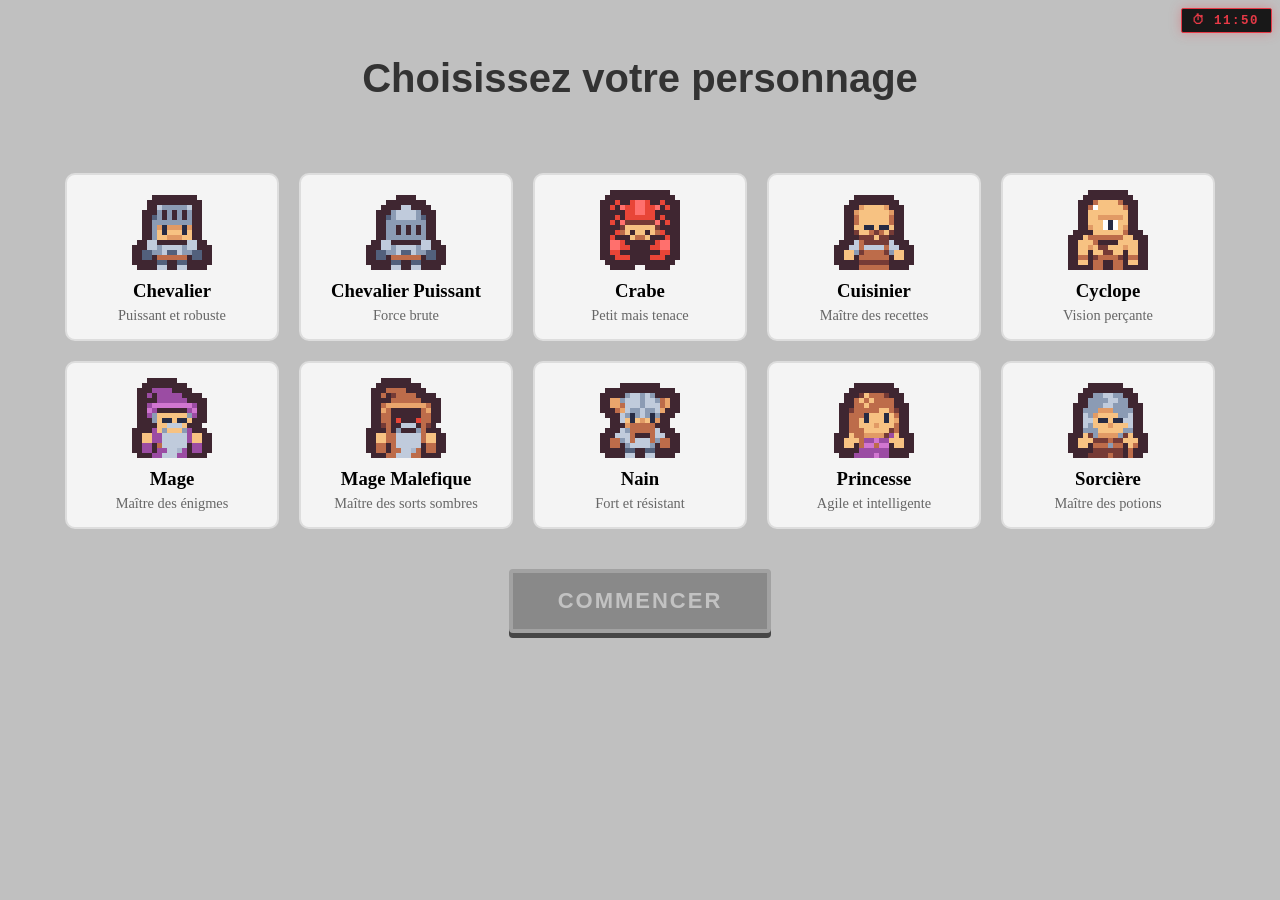
<file: games/game3/index.html>
<!DOCTYPE html>
<html lang="fr">

<head>
    <meta charset="UTF-8">
    <link rel="stylesheet" href="./style.css">
    <title>Boxxle.io</title>

</head>

<body>
    <div class="selection-container">
        <h2>Choisissez votre personnage</h2>
        <div id="char-grid" class="char-grid"></div>
        
        <button id="start-btn" disabled>Commencer</button>
    </div>
    <script src="../../shared/global-timer.js"></script>
    <script type="module" src="./avatarChoice.js"></script>
</body>

</html>
</file>
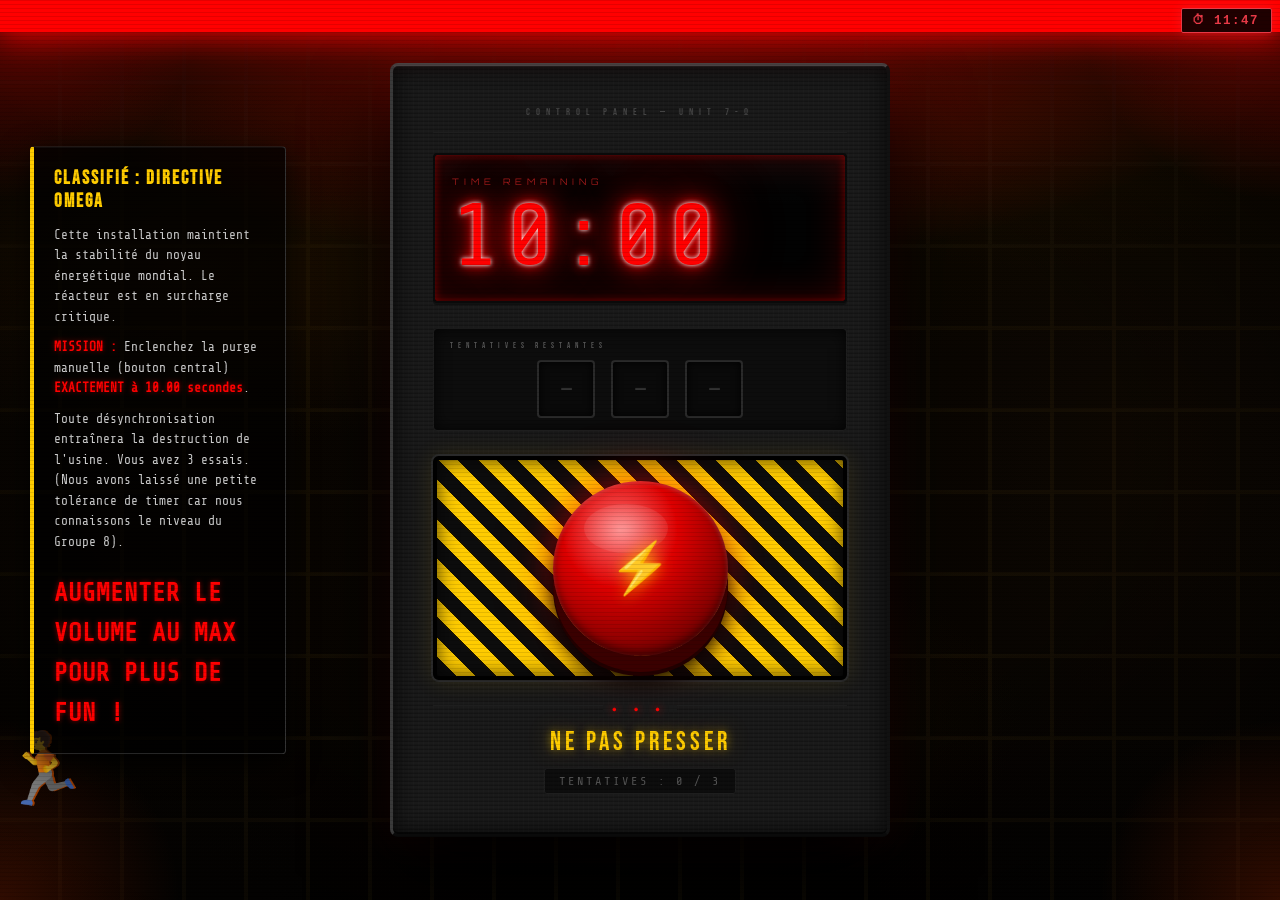
<file: games/game4/index.html>
<!doctype html>
<html lang="fr">
  <head>
    <meta charset="UTF-8" />
    <meta name="viewport" content="width=device-width, initial-scale=1.0" />
    <title>Séquence d'Urgence Centrale</title>
    <link rel="preconnect" href="https://fonts.googleapis.com" />
    <link
      href="https://fonts.googleapis.com/css2?family=Share+Tech+Mono&family=Bebas+Neue&family=Orbitron:wght@400;700;900&display=swap"
      rel="stylesheet"
    />
    <link rel="stylesheet" href="style.css" />
  </head>
  <body>
    <input type="checkbox" id="err1" />
    <input type="checkbox" id="err2" />
    <input type="checkbox" id="err3" />

    <div class="flammes-1 flammes-zone">
      <div class="f"></div>
      <div class="f"></div>
      <div class="f"></div>
      <div class="f"></div>
      <div class="f"></div>
    </div>

    <div class="flammes-2 flammes-zone">
      <div class="f"></div>
      <div class="f"></div>
      <div class="f"></div>
      <div class="f"></div>
      <div class="f"></div>
      <div class="f"></div>
      <div class="f"></div>
      <div class="f"></div>
    </div>

    <div class="flammes-3 flammes-zone">
      <div class="f"></div>
      <div class="f"></div>
      <div class="f"></div>
      <div class="f"></div>
      <div class="f"></div>
      <div class="f"></div>
      <div class="f"></div>
      <div class="f"></div>
      <div class="f"></div>
      <div class="f"></div>
      <div class="f"></div>
      <div class="f"></div>
    </div>

    <div class="lumiereAlarme"></div>

    <div class="pageLayout">
      <div class="panneauControle">
        <p class="panneauLabel">CONTROL PANEL — UNIT 7-Ω</p>

        <div class="blocLore">
          <h3>CLASSIFIÉ : DIRECTIVE OMEGA</h3>
          <p>
            Cette installation maintient la stabilité du noyau énergétique
            mondial. Le réacteur est en surcharge critique.
          </p>
          <p>
            <strong>MISSION :</strong> Enclenchez la purge manuelle (bouton
            central) <strong>EXACTEMENT à 10.00 secondes</strong>.
          </p>
          <p>
            Toute désynchronisation entraînera la destruction de l'usine. Vous
            avez 3 essais. (Nous avons laissé une petite tolérance de timer car
            nous connaissons le niveau du Groupe 8). </br></br><strong id="volume">AUGMENTER LE VOLUME AU MAX
            POUR PLUS DE FUN !</strong>
          </p>
        </div>
        <div class="ecranDigital">
          <span class="ecranLabel">TIME REMAINING</span>
          <p class="chronometre" id="affichageTimer">10:00</p>
        </div>

        <div class="essaisWrapper">
          <span class="essaisLabel">TENTATIVES RESTANTES</span>
          <div class="essaisSlots">
            <label class="slot slot-1" for="err1" title="Erreur 1"></label>
            <label class="slot slot-2" for="err2" title="Erreur 2"></label>
            <label class="slot slot-3" for="err3" title="Erreur 3"></label>
          </div>
        </div>

        <div class="zoneDanger">
          <button class="boutonUrgence" id="grosBouton"></button>
        </div>

        <div class="zoneInfos">
          <p class="consigne" id="texteStatut">NE PAS PRESSER</p>
          <div class="compteurEssais">
            TENTATIVES : <span id="nombreEssais">0 / 3</span>
          </div>
        </div>
      </div>
    </div>

    <div class="usineContainer"></div>

    <div class="employeFuyant">🏃</div>

    <div class="ticker">
      <span class="tickerInner">
        ⚠ ALERTE CRITIQUE ⚠ DANGER ZONE ACTIVE ⚠ ÉVACUATION IMMÉDIATE ⚠
        PROTOCOLE D'URGENCE ENCLENCHÉ ⚠ NE PAS PRESSER LE BOUTON ⚠ ALERTE
        CRITIQUE ⚠ DANGER ZONE ACTIVE ⚠ ÉVACUATION IMMÉDIATE ⚠ PROTOCOLE
        D'URGENCE ENCLENCHÉ ⚠ NE PAS PRESSER LE BOUTON ⚠
      </span>
    </div>

    <div class="scanlines"></div>

    <script src="../../shared/global-timer.js"></script>
    <script src="jeuChrono.js"></script>
    <script src="../../shared/utils.js"></script>
    <script src="../../shared/complete.js"></script>
  </body>
</html>
</file>
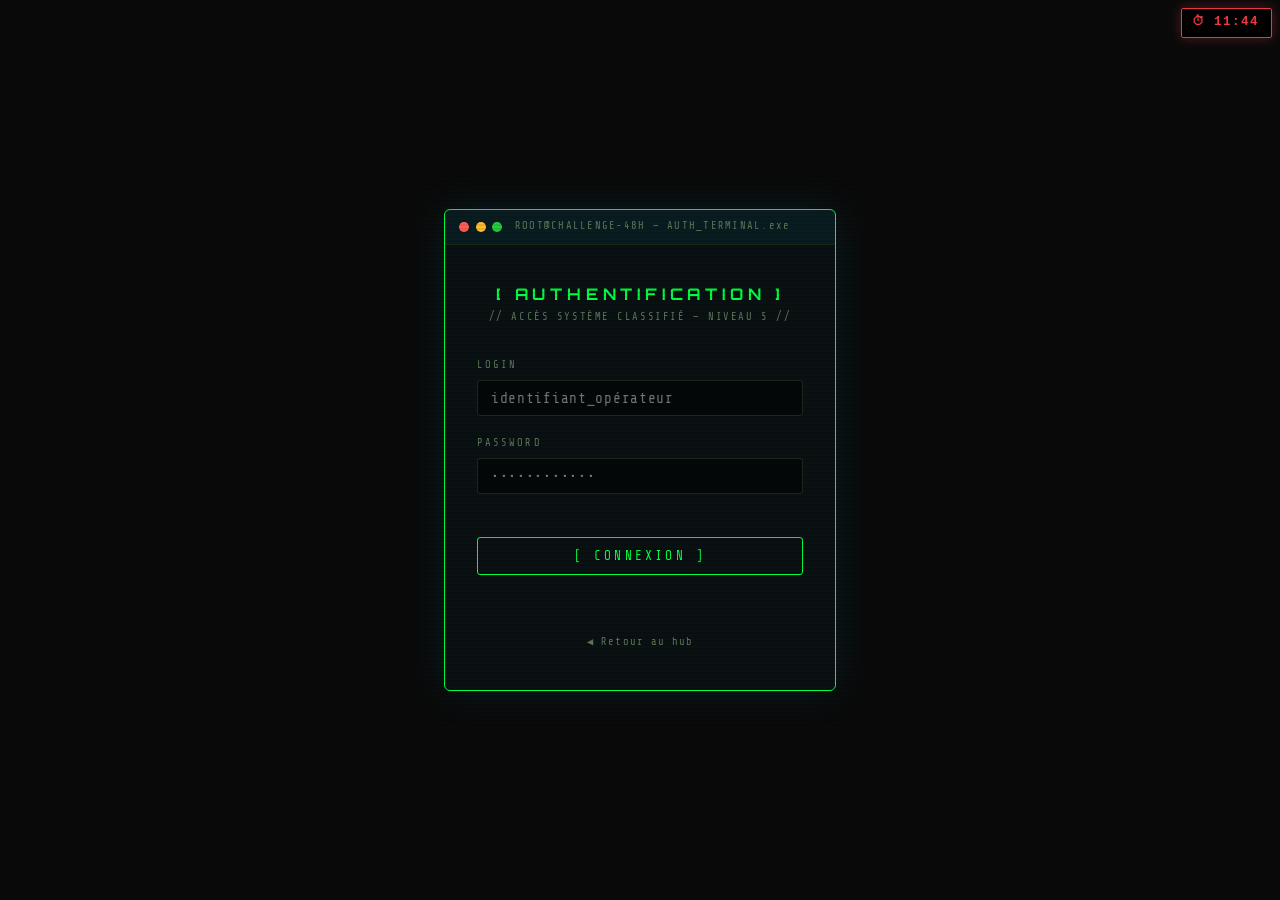
<file: login.html>
<!DOCTYPE html>
<html lang="fr">
<head>
  <meta charset="UTF-8" />
  <meta name="viewport" content="width=device-width, initial-scale=1.0" />
  <title>AUTHENTIFICATION // CHALLENGE-48H</title>
  <link rel="stylesheet" href="shared/theme.css" />
  <style>
    *, *::before, *::after { box-sizing: border-box; margin: 0; padding: 0; }

    body {
      background: var(--color-bg);
      color: var(--color-text);
      font-family: var(--font-mono);
      min-height: 100vh;
      display: flex;
      align-items: center;
      justify-content: center;
      overflow: hidden;
    }

    .crt-overlay {
      position: fixed; inset: 0; pointer-events: none; z-index: 9999;
      background: repeating-linear-gradient(
        0deg, transparent, transparent 2px,
        rgba(0,0,0,0.08) 2px, rgba(0,0,0,0.08) 4px
      );
    }

    .login-wrap {
      width: 100%; max-width: 440px;
      padding: 0 1.5rem;
      position: relative; z-index: 1;
    }

    .login-card {
      border: 1px solid var(--color-primary);
      border-radius: 6px;
      background: rgba(0, 212, 255, 0.03);
      box-shadow: 0 0 40px rgba(0,212,255,0.1);
      overflow: hidden;
    }

    .login-titlebar {
      display: flex; align-items: center; gap: .4rem;
      padding: .55rem .9rem;
      background: rgba(0,212,255,0.06);
      border-bottom: 1px solid var(--color-border);
    }
    .tdot { width:10px;height:10px;border-radius:50%;display:inline-block; }
    .tdot-r{background:#ff5f57;} .tdot-y{background:#febc2e;} .tdot-g{background:#28c840;}
    .login-titlebar-title {
      margin-left:.4rem; font-size:.65rem;
      color:var(--color-text-dim); letter-spacing:.12em;
    }

    .login-body {
      padding: 2.5rem 2rem;
    }

    .login-logo {
      text-align: center;
      margin-bottom: 2rem;
    }
    .login-logo h1 {
      font-size: 1rem;
      letter-spacing: .3em;
      color: var(--color-primary);
      text-transform: uppercase;
    }
    .login-logo p {
      font-size: .65rem;
      color: var(--color-text-dim);
      letter-spacing: .15em;
      margin-top: .3rem;
    }

    .form-group {
      margin-bottom: 1.2rem;
    }
    .form-group label {
      display: block;
      font-size: .65rem;
      letter-spacing: .2em;
      color: var(--color-text-dim);
      text-transform: uppercase;
      margin-bottom: .4rem;
    }
    .form-group input {
      width: 100%;
      background: rgba(0,0,0,0.5);
      border: 1px solid var(--color-border);
      border-radius: 3px;
      color: var(--color-text);
      font-family: var(--font-mono);
      font-size: .9rem;
      padding: .55rem .8rem;
      letter-spacing: .05em;
      transition: border-color .2s, box-shadow .2s;
      outline: none;
    }
    .form-group input:focus {
      border-color: var(--color-primary);
      box-shadow: 0 0 10px rgba(0,212,255,0.15);
    }
    .form-group input.input-error {
      border-color: var(--color-danger);
      box-shadow: 0 0 10px rgba(255,50,50,0.2);
      animation: shake .3s ease;
    }
    @keyframes shake {
      0%,100%{transform:translateX(0)} 25%{transform:translateX(-6px)} 75%{transform:translateX(6px)}
    }

    .login-submit {
      width: 100%;
      margin-top: 1.5rem;
      padding: .7rem;
      background: transparent;
      border: 1px solid var(--color-primary);
      color: var(--color-primary);
      font-family: var(--font-mono);
      font-size: .8rem;
      letter-spacing: .25em;
      text-transform: uppercase;
      cursor: pointer;
      border-radius: 3px;
      transition: background .2s, color .2s, box-shadow .2s;
    }
    .login-submit:hover {
      background: var(--color-primary);
      color: #000;
      box-shadow: 0 0 20px rgba(0,212,255,0.3);
    }

    .login-error {
      margin-top: 1rem;
      font-size: .72rem;
      letter-spacing: .1em;
      color: var(--color-danger);
      text-align: center;
      min-height: 1.2em;
      opacity: 0;
      transition: opacity .2s;
    }
    .login-error.show { opacity: 1; }

    .login-footer {
      margin-top: 1.5rem;
      text-align: center;
      font-size: .65rem;
      color: var(--color-text-dim);
      letter-spacing: .1em;
    }
    .login-footer a {
      color: var(--color-text-dim);
      text-decoration: none;
    }
    .login-footer a:hover { color: var(--color-primary); }

    /* Scan line animation on submit */
    .login-card.scanning::before {
      content: '';
      position: absolute;
      left: 0; right: 0;
      height: 2px;
      background: var(--color-primary);
      box-shadow: 0 0 12px var(--color-primary);
      animation: scan .6s linear;
      z-index: 10;
    }
    @keyframes scan { from{top:0} to{top:100%} }
  </style>
</head>
<body>
  <div class="crt-overlay" aria-hidden="true"></div>

  <div class="login-wrap">
    <div class="login-card" id="loginCard">
      <div class="login-titlebar">
        <span class="tdot tdot-r"></span>
        <span class="tdot tdot-y"></span>
        <span class="tdot tdot-g"></span>
        <span class="login-titlebar-title">ROOT@CHALLENGE-48H — AUTH_TERMINAL.exe</span>
      </div>
      <div class="login-body">
        <div class="login-logo">
          <h1>[ AUTHENTIFICATION ]</h1>
          <p>// ACCÈS SYSTÈME CLASSIFIÉ — NIVEAU 5 //</p>
        </div>

        <form id="loginForm" autocomplete="off">
          <div class="form-group">
            <label for="inp-login">LOGIN</label>
            <input type="text" id="inp-login" placeholder="identifiant_opérateur" spellcheck="false" />
          </div>
          <div class="form-group">
            <label for="inp-pass">PASSWORD</label>
            <input type="password" id="inp-pass" placeholder="••••••••••••" />
          </div>
          <button type="submit" class="login-submit">[ CONNEXION ]</button>
        </form>

        <div class="login-error" id="loginError">⚠ IDENTIFIANTS INCORRECTS — ACCÈS REFUSÉ</div>

        <div class="login-footer">
          <a href="index.html">◀ Retour au hub</a>
        </div>
      </div>
    </div>
  </div>

  <script>
    const CORRECT_LOGIN = 'ynov26';
    const CORRECT_PASS  = 'ch@ll3nge_48h';

    const form     = document.getElementById('loginForm');
    const inpLogin = document.getElementById('inp-login');
    const inpPass  = document.getElementById('inp-pass');
    const errEl    = document.getElementById('loginError');
    const card     = document.getElementById('loginCard');

    form.addEventListener('submit', (e) => {
      e.preventDefault();
      const login = inpLogin.value.trim();
      const pass  = inpPass.value;

      if (login === CORRECT_LOGIN && pass === CORRECT_PASS) {
        // Succès — animation puis redirection
        inpLogin.disabled = true;
        inpPass.disabled  = true;
        errEl.classList.remove('show');
        card.classList.add('scanning');
        setTimeout(() => { window.location.href = 'win.html'; }, 700);
      } else {
        // Échec
        errEl.classList.add('show');
        [inpLogin, inpPass].forEach(el => {
          el.classList.add('input-error');
          setTimeout(() => el.classList.remove('input-error'), 400);
        });
        inpPass.value = '';
        inpPass.focus();
      }
    });
  </script>
  <script>window.ARG_TIMER_HUB = 'index.html';</script>
  <script src="shared/global-timer.js"></script>
</body>
</html>
</file>
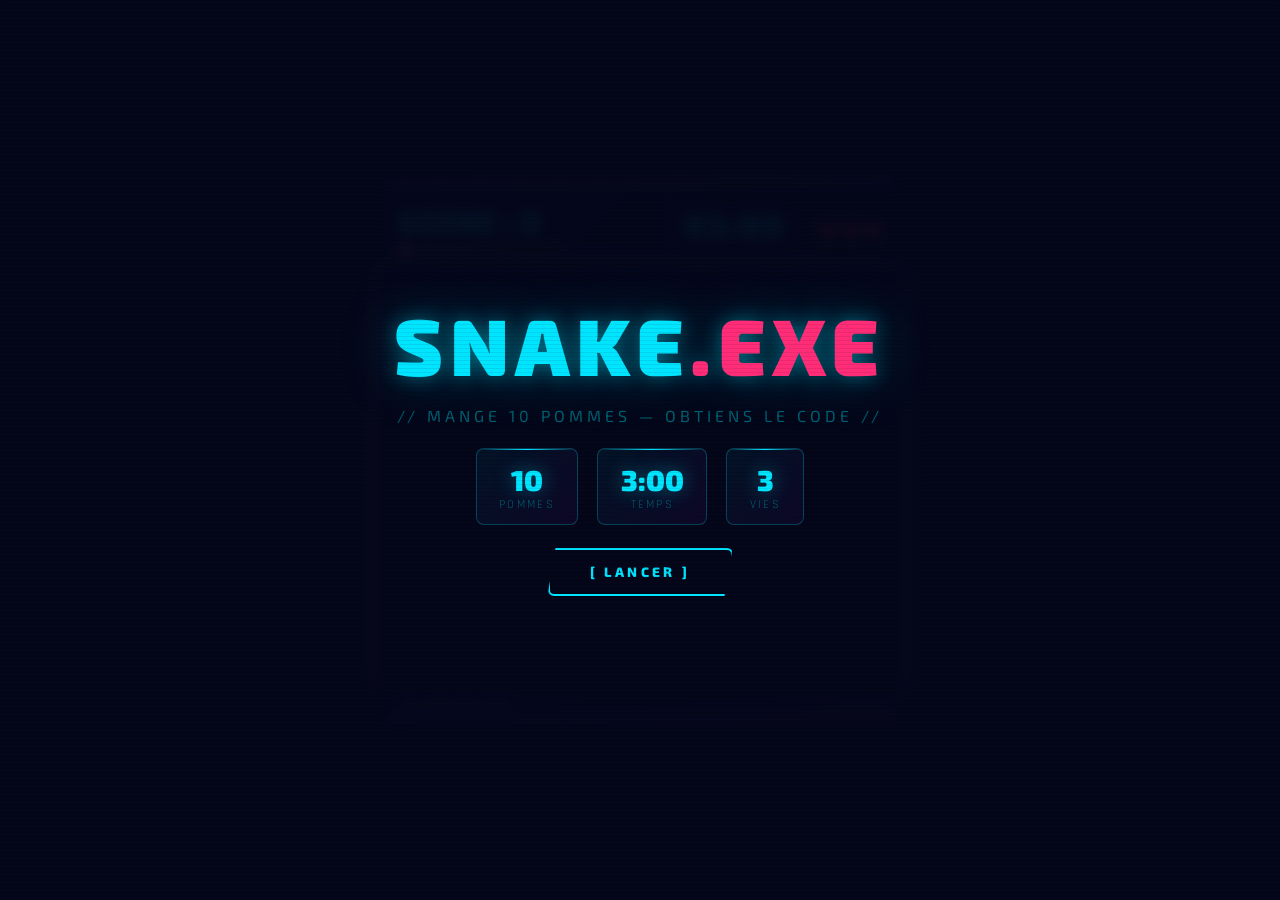
<file: snake.html>
<!DOCTYPE html>
<html lang="fr">
<head>
<meta charset="UTF-8">
<title>SNAKE.EXE</title>
<link href="https://fonts.googleapis.com/css2?family=Rajdhani:wght@600;700&family=Exo+2:wght@800;900&display=swap" rel="stylesheet">
<style>
:root {
  --bg:        #05071a;
  --panel:     #080d28;
  --pink:      #ff2d78;
  --pink-dim:  #7a1040;
  --cyan:      #00e5ff;
  --cyan-dim:  #006070;
  --yellow:    #ffcc00;
  --purple:    #b026ff;
  --border:    #1a1f4a;
  --glow-pink: 0 0 20px #ff2d7888;
  --glow-cyan: 0 0 20px #00e5ff66;
}
* { margin:0; padding:0; box-sizing:border-box; }

body {
  background: var(--bg);
  color: var(--cyan);
  font-family: 'Rajdhani', sans-serif;
  height: 100vh;
  display: flex;
  flex-direction: column;
  align-items: center;
  justify-content: center;
  overflow: hidden;
  user-select: none;
}

body::after {
  content:'';
  position:fixed; inset:0;
  background-image:
    linear-gradient(rgba(0,229,255,0.07) 1px, transparent 1px),
    linear-gradient(90deg, rgba(0,229,255,0.07) 1px, transparent 1px);
  background-size: 40px 40px;
  pointer-events:none; z-index:0;
}

body::before {
  content:'';
  position:fixed; inset:0;
  background: repeating-linear-gradient(0deg,transparent,transparent 3px,rgba(0,0,0,0.08) 3px,rgba(0,0,0,0.08) 4px);
  pointer-events:none; z-index:999;
}

.ambient {
  position:fixed;
  width: 600px; height: 400px;
  left:50%; top:50%;
  transform: translate(-50%,-50%);
  background: radial-gradient(ellipse, rgba(176,38,255,0.12) 0%, rgba(0,229,255,0.06) 50%, transparent 70%);
  pointer-events:none; z-index:0;
}

.hud {
  display:flex; justify-content:space-between; align-items:stretch;
  width: 524px;
  background: linear-gradient(135deg, #0b1035, #080d28);
  border: 1px solid var(--border);
  border-bottom: none;
  border-radius: 10px 10px 0 0;
  position:relative; z-index:10;
  overflow: hidden;
}
.hud::before {
  content:'';
  position:absolute; top:0; left:0; right:0; height:2px;
  background: linear-gradient(90deg, var(--purple), var(--pink), var(--cyan));
}
.hud-left {
  display:flex; flex-direction:column; justify-content:center;
  padding: 0.7rem 1.2rem;
  gap: 2px;
  border-right: 1px solid var(--border);
  flex:1;
}
.hud-title {
  font-family:'Exo 2', sans-serif;
  font-size: 0.55rem;
  letter-spacing: 0.25em;
  color: var(--cyan-dim);
  text-transform: uppercase;
}
.hud-score {
  font-family:'Exo 2', sans-serif;
  font-size: 1.8rem;
  font-weight: 900;
  color: var(--cyan);
  text-shadow: var(--glow-cyan);
  letter-spacing: 0.05em;
}
.hud-goal { font-size: 0.85rem; color: var(--yellow); letter-spacing: 0.05em; }

.hud-mid {
  display:flex; flex-direction:column; align-items:center; justify-content:center;
  padding: 0.7rem 1rem;
  border-right: 1px solid var(--border);
}
.hud-timer {
  font-family:'Exo 2', sans-serif;
  font-size: 1.9rem; font-weight: 900;
  color: var(--cyan);
  text-shadow: var(--glow-cyan);
  letter-spacing: 0.1em;
  transition: color 0.3s, text-shadow 0.3s;
}
.hud-timer.warn   { color: var(--yellow); text-shadow: 0 0 20px #ffcc0088; }
.hud-timer.danger { color: var(--pink); text-shadow: var(--glow-pink); animation: pulse 0.5s infinite; }
@keyframes pulse { 0%,100%{opacity:1} 50%{opacity:0.3} }

.hud-right {
  display:flex; flex-direction:column; align-items:center; justify-content:center;
  padding: 0.7rem 1rem; gap: 4px;
}
.hud-lives-label { font-size: 0.5rem; letter-spacing: 0.2em; color: var(--cyan-dim); text-transform: uppercase; }
.hud-lives { font-size: 1rem; letter-spacing: 2px; }

#gameCanvas {
  display:block;
  border-left: 2px solid var(--pink-dim);
  border-right: 2px solid var(--cyan-dim);
  border-top: none; border-bottom: none;
  position:relative; z-index:10;
  box-shadow:
    -4px 0 20px rgba(255,45,120,0.3),
     4px 0 20px rgba(0,229,255,0.3),
     inset 0 0 60px rgba(0,0,0,0.6);
}

.bottombar {
  width: 524px; padding: 0.45rem 1.2rem;
  background: linear-gradient(135deg, #080d28, #0b1035);
  border: 1px solid var(--border); border-top: none;
  border-radius: 0 0 10px 10px;
  display:flex; justify-content:space-between; align-items:center;
  position:relative; z-index:10; overflow: hidden;
}
.bottombar::after {
  content:'';
  position:absolute; bottom:0; left:0; right:0; height:2px;
  background: linear-gradient(90deg, var(--cyan), var(--purple), var(--pink));
}
.ctrl-key {
  background: rgba(0,229,255,0.08);
  border: 1px solid var(--cyan-dim);
  padding: 1px 7px; border-radius: 3px;
  color: var(--cyan); font-size: 0.78rem;
}
.version-tag { font-size: 0.72rem; color: var(--pink-dim); letter-spacing: 0.15em; font-family: 'Exo 2', sans-serif; }

.overlay {
  display:none; position:fixed; inset:0;
  background: rgba(5,7,26,0.94);
  z-index:100;
  flex-direction:column; align-items:center; justify-content:center;
  text-align:center; gap:1.4rem;
  backdrop-filter: blur(6px);
}
.overlay.show { display:flex; }

.ov-title {
  font-family:'Exo 2', sans-serif;
  font-size: clamp(2.5rem, 8vw, 5rem); font-weight: 900;
  letter-spacing: 0.08em; line-height: 1;
  animation: flicker 3s infinite;
}
@keyframes flicker { 0%,92%,100%{opacity:1} 94%{opacity:0.4} 96%{opacity:1} 98%{opacity:0.2} }
.ov-title.cyan { color: var(--cyan); text-shadow: var(--glow-cyan), 0 0 60px rgba(0,229,255,0.3); }
.ov-title.pink { color: var(--pink); text-shadow: var(--glow-pink), 0 0 60px rgba(255,45,120,0.3); }

.ov-sub { font-size: 1rem; color: var(--cyan-dim); letter-spacing: 0.25em; text-transform: uppercase; font-family: 'Exo 2', sans-serif; }

.intro-stats { display:flex; gap:1.2rem; flex-wrap:wrap; justify-content:center; }
.istat {
  background: linear-gradient(135deg, rgba(0,229,255,0.06), rgba(176,38,255,0.06));
  border: 1px solid rgba(0,229,255,0.25);
  border-radius: 8px; padding: 0.8rem 1.4rem; text-align: center;
  position: relative; overflow: hidden;
}
.istat::before {
  content:''; position:absolute; top:0; left:0; right:0; height:1px;
  background: linear-gradient(90deg, transparent, var(--cyan), transparent);
}
.istat-val { font-family:'Exo 2', sans-serif; font-size: 1.8rem; font-weight: 900; color: var(--cyan); text-shadow: var(--glow-cyan); }
.istat-lbl { font-size: 0.72rem; color: var(--cyan-dim); letter-spacing: 0.2em; text-transform: uppercase; }

.secret-box {
  background: linear-gradient(135deg, rgba(255,45,120,0.08), rgba(176,38,255,0.08));
  border: 2px solid var(--pink); border-radius: 10px; padding: 1.5rem 3rem;
  box-shadow: var(--glow-pink), inset 0 0 30px rgba(255,45,120,0.05);
  position: relative; overflow: hidden;
}
.secret-box::before {
  content:''; position:absolute; top:0; left:0; right:0; height:2px;
  background: linear-gradient(90deg, var(--purple), var(--pink), var(--cyan));
}
.secret-label { font-size: 0.75rem; color: var(--pink-dim); letter-spacing: 0.3em; text-transform: uppercase; font-family: 'Exo 2', sans-serif; margin-bottom: 0.6rem; }
.secret-letter { font-family:'Exo 2', sans-serif; font-size: 5rem; font-weight: 900; color: var(--pink); text-shadow: var(--glow-pink), 0 0 60px rgba(255,45,120,0.4); animation: flicker 2s infinite; }

.btn {
  font-family:'Exo 2', sans-serif; font-size: 0.85rem; font-weight: 800;
  letter-spacing: 0.25em; text-transform: uppercase; padding: 0.85rem 2.5rem;
  background: transparent; cursor: pointer; border-radius: 6px;
  position: relative; overflow: hidden;
  transition: color 0.3s, box-shadow 0.3s;
  clip-path: polygon(8px 0%, 100% 0%, calc(100% - 8px) 100%, 0% 100%);
}
.btn-cyan  { border: 2px solid var(--cyan); color: var(--cyan); }
.btn-cyan::before { content:''; position:absolute;top:0;left:-100%;width:100%;height:100%;background:linear-gradient(135deg,var(--cyan),var(--purple));transition:left 0.3s;z-index:-1; }
.btn-cyan:hover { color:#fff; box-shadow: var(--glow-cyan); }
.btn-cyan:hover::before { left:0; }
.btn-pink  { border: 2px solid var(--pink); color: var(--pink); }
.btn-pink::before { content:''; position:absolute;top:0;left:-100%;width:100%;height:100%;background:linear-gradient(135deg,var(--pink),var(--purple));transition:left 0.3s;z-index:-1; }
.btn-pink:hover { color:#fff; box-shadow: var(--glow-pink); }
.btn-pink:hover::before { left:0; }
.note-txt { font-size: 0.8rem; color: rgba(176,38,255,0.7); letter-spacing: 0.15em; font-family: 'Exo 2', sans-serif; }
</style>
</head>
<body>

<div class="ambient"></div>

<div class="hud">
  <div class="hud-left">
    <div class="hud-title">// SNAKE.EXE — MISSION ACTIVE</div>
    <div class="hud-score">SCORE : <span id="score">0</span></div>
    <div class="hud-goal">🎯 OBJECTIF : 10 POMMES</div>
  </div>
  <div class="hud-mid">
    <div class="hud-timer" id="timer">03:00</div>
  </div>
  <div class="hud-right">
    <div class="hud-lives-label">VIES</div>
    <div class="hud-lives" id="lives">❤️❤️❤️</div>
  </div>
</div>

<canvas id="gameCanvas" width="524" height="418"></canvas>

<div class="bottombar">
  <span style="font-size:0.82rem;color:var(--cyan-dim);letter-spacing:0.05em;">
    <span class="ctrl-key">↑</span>
    <span class="ctrl-key">↓</span>
    <span class="ctrl-key">←</span>
    <span class="ctrl-key">→</span>
    &nbsp;DÉPLACER
  </span>
  <span class="version-tag">SNAKE v2.0</span>
</div>

<!-- INTRO -->
<div class="overlay show" id="ov-intro">
  <div class="ov-title cyan">SNAKE<span style="color:var(--pink)">.EXE</span></div>
  <div class="ov-sub">// mange 10 pommes — obtiens le code //</div>
  <div class="intro-stats">
    <div class="istat"><div class="istat-val">10</div><div class="istat-lbl">POMMES</div></div>
    <div class="istat"><div class="istat-val">3:00</div><div class="istat-lbl">TEMPS</div></div>
    <div class="istat"><div class="istat-val">3</div><div class="istat-lbl">VIES</div></div>
  </div>
  <button class="btn btn-cyan" onclick="startGame()">[ LANCER ]</button>
</div>

<!-- GAME OVER -->
<div class="overlay" id="ov-dead">
  <div class="ov-title pink">GAME<br>OVER</div>
  <div class="ov-sub" id="dead-msg">// serpent éliminé //</div>
  <button class="btn btn-pink" onclick="resetGame()">[ RÉESSAYER ]</button>
</div>

<!-- VICTORY -->
<div class="overlay" id="ov-win">
  <div class="ov-title cyan">MISSION<br><span style="color:var(--pink)">ACCOMPLIE</span></div>
  <div class="secret-box">
    <div class="secret-label">// INDICE DÉVERROUILLÉ //</div>
    <div class="secret-letter">ynov</div>
  </div>
  <div class="note-txt">NOTE BIEN CETTE LETTRE</div>
  <button class="btn btn-cyan" onclick="resetGame()">[ REJOUER ]</button>
</div>

<script>
const canvas = document.getElementById('gameCanvas');
const ctx    = canvas.getContext('2d');
const W = canvas.width, H = canvas.height;
const CELL = 22;
const COLS = Math.floor(W / CELL);
const ROWS = Math.floor(H / CELL);

let snake, dir, nextDir;
let apple, appleIsFake;
let score, lives, timeLeft;
let gameLoop, timerLoop;
let running = false;
let fakePommePosition;
let fakePommeUsed;

function startGame() {
  hide('ov-intro');
  resetState();
  running = true;
  startTimerLoop();
  startGameLoop();
}

function resetState() {
  snake             = [{x:11,y:9}];
  dir               = {x:1,y:0};
  nextDir           = {x:1,y:0};
  score             = 0;
  lives             = 3;
  timeLeft          = 180;
  fakePommePosition = 1 + Math.floor(Math.random() * 9);
  fakePommeUsed     = false;
  document.getElementById('score').textContent = '0';
  document.getElementById('timer').textContent = '03:00';
  document.getElementById('timer').className   = 'hud-timer';
  document.getElementById('lives').textContent = '❤️❤️❤️';
  spawnApple();
}

function resetGame() {
  hide('ov-dead'); hide('ov-win');
  clearInterval(gameLoop);
  clearInterval(timerLoop);
  startGame();
}

function startTimerLoop() {
  clearInterval(timerLoop);
  timerLoop = setInterval(() => {
    timeLeft--;
    const m = Math.floor(timeLeft/60), s = timeLeft%60;
    const el = document.getElementById('timer');
    el.textContent = String(m).padStart(2,'0') + ':' + String(s).padStart(2,'0');
    if (timeLeft <= 60) el.classList.add('warn');
    if (timeLeft <= 20) { el.classList.remove('warn'); el.classList.add('danger'); }
    if (timeLeft <= 0)  die('// temps écoulé //');
  }, 1000);
}

function startGameLoop() {
  clearInterval(gameLoop);
  gameLoop = setInterval(step, 115);
}

function step() {
  if (!running) return;
  dir = nextDir;
  const head = { x: snake[0].x + dir.x, y: snake[0].y + dir.y };

  if (head.x < 0 || head.x >= COLS || head.y < 0 || head.y >= ROWS) { loseLife(); return; }
  if (snake.some(s => s.x === head.x && s.y === head.y))              { loseLife(); return; }

  snake.unshift(head);

  if (head.x === apple.x && head.y === apple.y) {
    if (appleIsFake) {
      score = Math.max(0, score-1);
      document.getElementById('score').textContent = score;
      fakePommeUsed = true;
    } else {
      score++;
      document.getElementById('score').textContent = score;
      if (score >= 10) {
        clearInterval(gameLoop); clearInterval(timerLoop);
        running = false;
        draw();
        setTimeout(() => show('ov-win'), 300);
        return;
      }
    }
    spawnApple();
  } else {
    snake.pop();
  }
  draw();
}

function spawnApple() {
  let pos;
  do { pos = { x: Math.floor(Math.random()*COLS), y: Math.floor(Math.random()*ROWS) }; }
  while (snake.some(s => s.x===pos.x && s.y===pos.y));
  apple = pos;
  appleIsFake = !fakePommeUsed && (score + 1 === fakePommePosition);
}

function loseLife() {
  lives--;
  document.getElementById('lives').textContent = '❤️'.repeat(Math.max(0,lives)) + '🖤'.repeat(Math.max(0,3-lives));
  if (lives <= 0) { die('// serpent éliminé //'); return; }
  score             = 0;
  document.getElementById('score').textContent = '0';
  fakePommePosition = 1 + Math.floor(Math.random() * 9);
  fakePommeUsed     = false;
  snake   = [{x:11,y:9}];
  dir     = {x:1,y:0};
  nextDir = {x:1,y:0};
  spawnApple();
}

function die(msg) {
  running = false;
  clearInterval(gameLoop); clearInterval(timerLoop);
  document.getElementById('dead-msg').textContent = msg;
  draw();
  setTimeout(() => show('ov-dead'), 400);
}

function draw() {
  // Fond
  ctx.fillStyle = '#05071a';
  ctx.fillRect(0, 0, W, H);

  // Grille cyan subtile
  ctx.strokeStyle = 'rgba(0,229,255,0.05)';
  ctx.lineWidth = 1;
  for (let x = 0; x <= COLS; x++) {
    ctx.beginPath(); ctx.moveTo(x*CELL, 0); ctx.lineTo(x*CELL, H); ctx.stroke();
  }
  for (let y = 0; y <= ROWS; y++) {
    ctx.beginPath(); ctx.moveTo(0, y*CELL); ctx.lineTo(W, y*CELL); ctx.stroke();
  }

  // Pomme
  const ax = apple.x * CELL + CELL/2;
  const ay = apple.y * CELL + CELL/2;
  const r  = CELL/2 - 2;

  if (appleIsFake) {
    ctx.shadowColor = '#cc1155';
    ctx.shadowBlur  = 10;
    const gf = ctx.createRadialGradient(ax-2, ay-2, 1, ax, ay, r);
    gf.addColorStop(0, '#ff4488');
    gf.addColorStop(1, '#aa0033');
    ctx.fillStyle = gf;
  } else {
    ctx.shadowColor = '#ff2d78';
    ctx.shadowBlur  = 18;
    const ga = ctx.createRadialGradient(ax-2, ay-2, 1, ax, ay, r);
    ga.addColorStop(0, '#ff6699');
    ga.addColorStop(1, '#cc0044');
    ctx.fillStyle = ga;
  }
  ctx.beginPath();
  ctx.arc(ax, ay, r, 0, Math.PI*2);
  ctx.fill();
  ctx.shadowBlur = 0;

  // Tige de pomme
  ctx.fillStyle = appleIsFake ? '#882244' : '#b026ff';
  ctx.fillRect(ax, apple.y*CELL+1, 2, 5);

  // Serpent
  snake.forEach((seg, i) => {
    const px = seg.x * CELL;
    const py = seg.y * CELL;
    const pad = i === 0 ? 1 : 2;
    const sz  = CELL - pad*2;

    if (i === 0) {
      ctx.shadowColor = '#00e5ff';
      ctx.shadowBlur  = 18;
      const gh = ctx.createLinearGradient(px, py, px+CELL, py+CELL);
      gh.addColorStop(0, '#00e5ff');
      gh.addColorStop(1, '#b026ff');
      ctx.fillStyle = gh;
    } else {
      ctx.shadowBlur = 0;
      const ratio = i / snake.length;
      // cyan → pink le long du corps
      const rv = Math.round(ratio * 255);
      const gv = Math.round(229 - ratio * 184);
      const bv = Math.round(255 - ratio * 135);
      const alpha = 1 - ratio * 0.45;
      ctx.fillStyle = `rgba(${rv},${gv},${bv},${alpha})`;
    }

    ctx.beginPath();
    ctx.roundRect(px+pad, py+pad, sz, sz, i === 0 ? 5 : 4);
    ctx.fill();
  });
  ctx.shadowBlur = 0;

  // Yeux
  const hx = snake[0].x*CELL, hy = snake[0].y*CELL;
  ctx.fillStyle = '#05071a';
  if (dir.x !== 0) {
    ctx.fillRect(hx+(dir.x>0?14:3), hy+4,  3, 3);
    ctx.fillRect(hx+(dir.x>0?14:3), hy+14, 3, 3);
  } else {
    ctx.fillRect(hx+4,  hy+(dir.y>0?14:3), 3, 3);
    ctx.fillRect(hx+14, hy+(dir.y>0?14:3), 3, 3);
  }
  ctx.fillStyle = '#00e5ff';
  if (dir.x !== 0) {
    ctx.fillRect(hx+(dir.x>0?15:4), hy+5,  1, 1);
    ctx.fillRect(hx+(dir.x>0?15:4), hy+15, 1, 1);
  } else {
    ctx.fillRect(hx+5,  hy+(dir.y>0?15:4), 1, 1);
    ctx.fillRect(hx+15, hy+(dir.y>0?15:4), 1, 1);
  }
}

document.addEventListener('keydown', e => {
  const map = { ArrowUp:{x:0,y:-1}, ArrowDown:{x:0,y:1}, ArrowLeft:{x:-1,y:0}, ArrowRight:{x:1,y:0} };
  if (map[e.key]) {
    const nd = map[e.key];
    if (!(nd.x === -dir.x && nd.y === -dir.y)) nextDir = nd;
    e.preventDefault();
  }
});

function show(id) { document.getElementById(id).classList.add('show'); }
function hide(id) { document.getElementById(id).classList.remove('show'); }

draw();
</script>
</body>
</html>
</file>
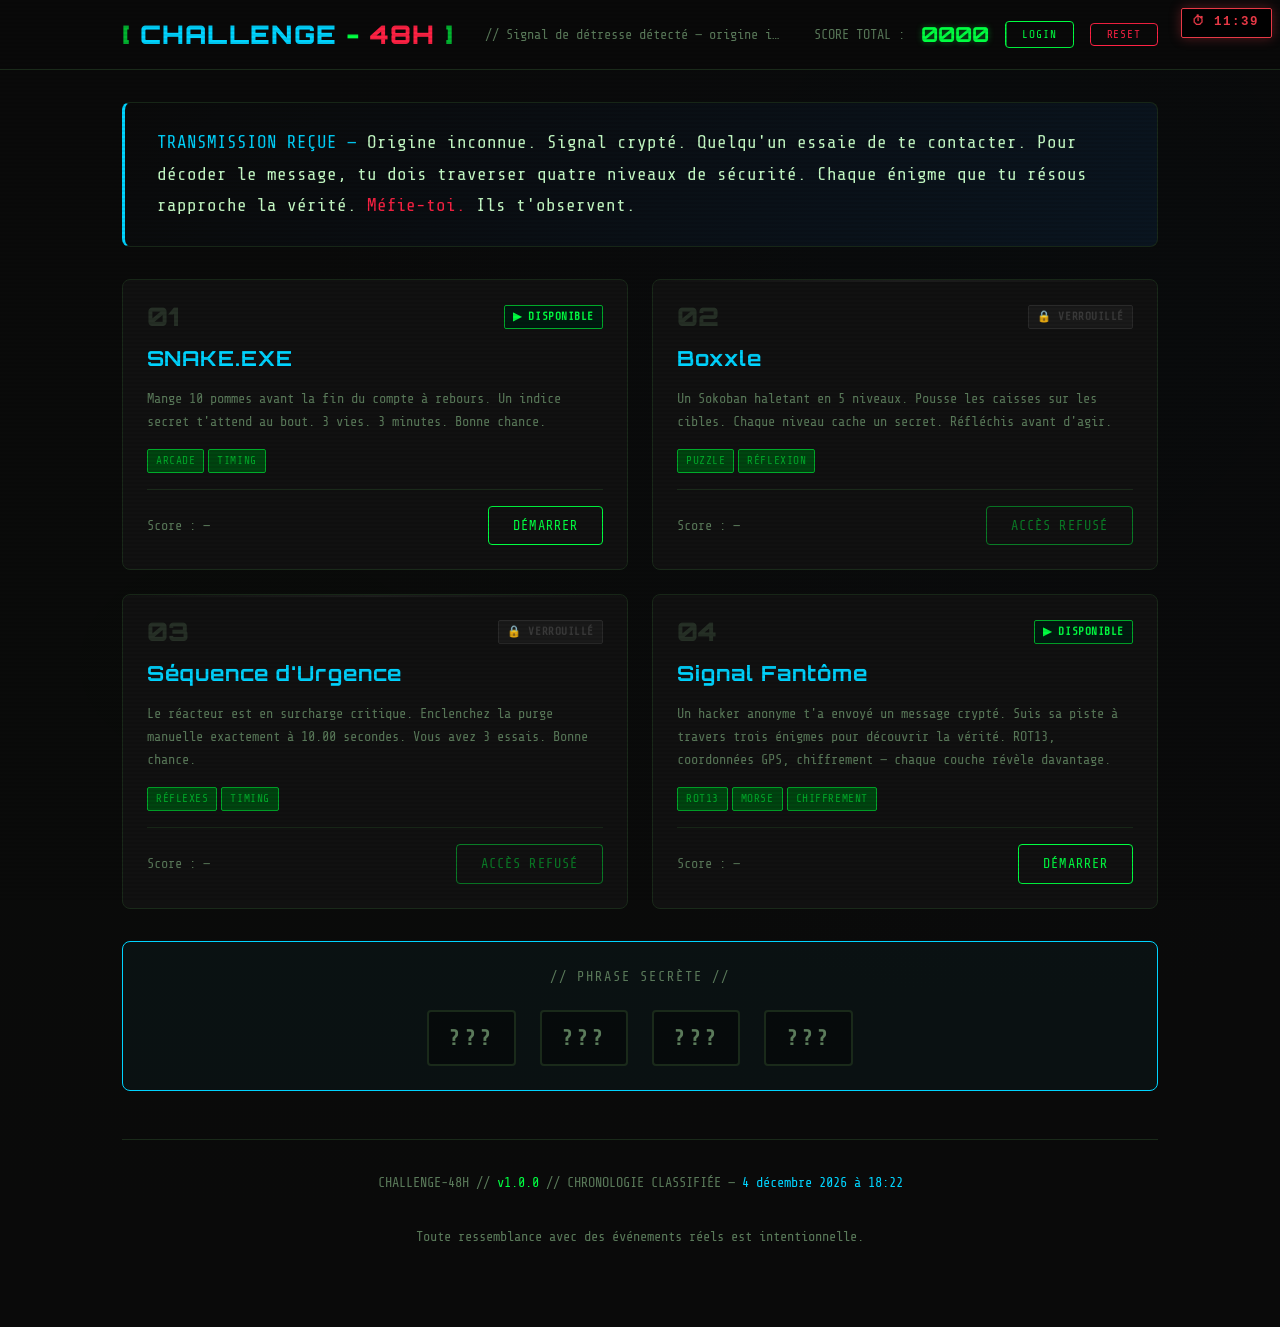
<file: win.html>
<!DOCTYPE html>
<html lang="fr">
<head>
  <meta charset="UTF-8" />
  <meta name="viewport" content="width=device-width, initial-scale=1.0" />
  <title>ACCÈS TOTAL // CHALLENGE-48H</title>
  <link rel="stylesheet" href="shared/theme.css" />
  <!-- Garde : accessible uniquement si tous les jeux sont terminés -->
  <script>
    (function () {
      try {
        var state = JSON.parse(localStorage.getItem('arg_game_state') || '{}');
        var games = (state && state.games) ? state.games : {};
        var ids = ['game2', 'game3', 'game4', 'arg'];
        var allDone = ids.every(function (id) {
          return games[id] && games[id].status === 'completed';
        });
        if (!allDone) {
          window.location.replace('index.html');
        }
      } catch (e) {
        window.location.replace('index.html');
      }
    })();
  </script>
  <style>
    *, *::before, *::after { box-sizing: border-box; margin: 0; padding: 0; }

    body {
      background: #000;
      color: #00d4ff;
      font-family: 'Courier New', Courier, monospace;
      min-height: 100vh;
      display: flex;
      align-items: center;
      justify-content: center;
      overflow: hidden;
    }

    .crt-overlay {
      position: fixed; inset: 0; pointer-events: none; z-index: 9999;
      background: repeating-linear-gradient(
        0deg, transparent, transparent 2px,
        rgba(0,0,0,0.12) 2px, rgba(0,0,0,0.12) 4px
      );
    }

    /* Particules de fond */
    .particles {
      position: fixed; inset: 0; overflow: hidden; z-index: 0;
    }
    .particle {
      position: absolute;
      bottom: -10px;
      width: 2px;
      background: #00d4ff;
      border-radius: 1px;
      animation: rise linear infinite;
      opacity: 0;
    }
    @keyframes rise {
      0%   { transform: translateY(0)  scaleY(1); opacity: 0; }
      10%  { opacity: .7; }
      90%  { opacity: .3; }
      100% { transform: translateY(-100vh) scaleY(3); opacity: 0; }
    }

    .win-container {
      position: relative; z-index: 1;
      width: 100%; max-width: 680px;
      padding: 1.5rem;
      text-align: center;
    }

    /* Gros titre */
    .win-title {
      font-size: clamp(3rem, 10vw, 6.5rem);
      font-weight: 900;
      letter-spacing: .05em;
      line-height: .9;
      margin-bottom: 1rem;
      animation: glitch 4s infinite;
    }
    .win-title .t1 { color: #00d4ff; text-shadow: 0 0 40px #00d4ff, 0 0 80px rgba(0,212,255,0.4); }
    .win-title .t2 { color: #00ff88; text-shadow: 0 0 40px #00ff88, 0 0 80px rgba(0,255,136,0.4); }

    @keyframes glitch {
      0%,90%,100% { transform: none; }
      92% { transform: translate(-3px, 1px) skewX(-2deg); filter: hue-rotate(20deg); }
      94% { transform: translate(3px, -1px) skewX(2deg); }
      96% { transform: none; }
      98% { transform: translate(-1px, 2px); }
    }

    .win-sub {
      font-size: .75rem;
      letter-spacing: .3em;
      color: rgba(0,212,255,0.5);
      text-transform: uppercase;
      margin-bottom: 2.5rem;
    }

    /* Terminal box */
    .terminal {
      background: rgba(0,0,0,0.85);
      border: 1px solid #00d4ff;
      border-radius: 8px;
      overflow: hidden;
      box-shadow: 0 0 60px rgba(0,212,255,0.15), inset 0 0 40px rgba(0,0,0,0.8);
      text-align: left;
      margin-bottom: 2rem;
    }
    .terminal-bar {
      display: flex; align-items: center; gap: .4rem;
      padding: .5rem .9rem;
      background: rgba(0,212,255,0.08);
      border-bottom: 1px solid rgba(0,212,255,0.2);
    }
    .tdot { width:10px;height:10px;border-radius:50%; display:inline-block; }
    .tdot-r{background:#ff5f57;}.tdot-y{background:#febc2e;}.tdot-g{background:#28c840;}
    .tbar-title { font-size:.65rem; color:rgba(0,212,255,0.4); letter-spacing:.12em; margin-left:.3rem; }
    .terminal-body { padding: 1.2rem 1.5rem; }
    .terminal-body pre {
      font-size: .78rem;
      line-height: 1.8;
      color: #00d4ff;
      white-space: pre-wrap;
    }
    .line-ok    { color: #00ff88; }
    .line-warn  { color: #ffcc00; }
    .line-cred  { color: #ffffff; font-weight: bold; letter-spacing: .08em; }
    .line-sep   { color: rgba(0,212,255,0.3); }
    .blink { animation: blink .8s step-end infinite; }
    @keyframes blink { 0%,100%{opacity:1} 50%{opacity:0} }

    /* Credentials box */
    .cred-box {
      display: flex; gap: 1.5rem; justify-content: center;
      flex-wrap: wrap;
      margin-bottom: 2rem;
    }
    .cred-item {
      background: rgba(0,212,255,0.05);
      border: 1px solid rgba(0,212,255,0.3);
      border-radius: 6px;
      padding: .9rem 1.8rem;
      position: relative; overflow: hidden;
    }
    .cred-item::before {
      content:'';position:absolute;top:0;left:0;right:0;height:1px;
      background:linear-gradient(90deg,transparent,#00d4ff,transparent);
    }
    .cred-label { font-size:.6rem; letter-spacing:.25em; color:rgba(0,212,255,0.5); text-transform:uppercase; margin-bottom:.3rem; }
    .cred-value { font-size:1.3rem; font-weight:bold; letter-spacing:.1em; color:#fff; text-shadow:0 0 20px rgba(0,212,255,0.5); }

    /* Confetti score */
    .score-line {
      font-size:.75rem; letter-spacing:.2em;
      color: #00ff88;
      margin-bottom: 2rem;
    }

    /* Bouton retour */
    .btn-home {
      display: inline-block;
      padding: .8rem 2.5rem;
      border: 1px solid rgba(0,212,255,0.5);
      color: rgba(0,212,255,0.7);
      font-family: inherit;
      font-size: .75rem;
      letter-spacing: .2em;
      text-transform: uppercase;
      text-decoration: none;
      border-radius: 4px;
      transition: all .2s;
    }
    .btn-home:hover {
      border-color: #00d4ff;
      color: #00d4ff;
      box-shadow: 0 0 20px rgba(0,212,255,0.2);
    }
  </style>
</head>
<body>
  <div class="crt-overlay" aria-hidden="true"></div>
  <div class="particles" id="particles"></div>

  <div class="win-container">

    <div class="win-title">
      <div class="t1">ACCÈS</div>
      <div class="t2">ACCORDÉ</div>
    </div>
    <p class="win-sub">// système compromis — mission accomplie //</p>

    <div class="terminal">
      <div class="terminal-bar">
        <span class="tdot tdot-r"></span>
        <span class="tdot tdot-y"></span>
        <span class="tdot tdot-g"></span>
        <span class="tbar-title">ROOT@CHALLENGE-48H — SESSION_ACTIVE.log</span>
      </div>
      <div class="terminal-body">
        <pre id="terminal-text"></pre>
      </div>
    </div>

    <div class="cred-box">
      <div class="cred-item">
        <div class="cred-label">LOGIN</div>
        <div class="cred-value">ynov26</div>
      </div>
      <div class="cred-item">
        <div class="cred-label">PASSWORD</div>
        <div class="cred-value">ch@ll3nge_48h</div>
      </div>
    </div>

    <p class="score-line" id="scoreDisplay"></p>

    <a href="index.html" class="btn-home">◀ Retour au hub</a>

  </div>

  <script src="shared/utils.js"></script>
  <script>
    /* ── Particules ──────────────────────────────────────────────────── */
    const container = document.getElementById('particles');
    for (let i = 0; i < 40; i++) {
      const p = document.createElement('div');
      p.className = 'particle';
      p.style.left     = Math.random() * 100 + 'vw';
      p.style.height   = (20 + Math.random() * 60) + 'px';
      p.style.opacity  = '0';
      p.style.animationDuration  = (3 + Math.random() * 6) + 's';
      p.style.animationDelay     = (Math.random() * 5) + 's';
      p.style.background = Math.random() > .7 ? '#00ff88' : '#00d4ff';
      container.appendChild(p);
    }

    /* ── Score total depuis localStorage ────────────────────────────── */
    const state = (typeof ARG !== 'undefined') ? ARG.loadState() : null;
    const totalScore = state ? state.totalScore : 0;
    if (totalScore > 0) {
      document.getElementById('scoreDisplay').textContent =
        `// SCORE TOTAL : ${String(totalScore).padStart(4,'0')} pts //`;
    }

    /* ── Typewriter terminal ─────────────────────────────────────────── */
    const el = document.getElementById('terminal-text');
    const lines = [
      { text: '> AUTHENTIFICATION RÉUSSIE',            cls: 'line-ok'   },
      { text: '> VÉRIFICATION DES ACCRÉDITATIONS...',  cls: ''          },
      { text: '> [OK] PROTOCOLE OMEGA    — COMPLÉTÉ',  cls: 'line-ok'   },
      { text: '> [OK] PROJET LAZARE      — COMPLÉTÉ',  cls: 'line-ok'   },
      { text: '> [OK] SÉQUENCE D\'URGENCE — COMPLÉTÉE',cls: 'line-ok'   },
      { text: '> [OK] SIGNAL FANTÔME     — COMPLÉTÉ',  cls: 'line-ok'   },
      { text: '> ─────────────────────────────────────',cls: 'line-sep' },
      { text: '> DÉCHIFFREMENT IDENTIFIANTS VALIDÉS',  cls: 'line-warn' },
      { text: '> LOGIN    : ynov26',                    cls: 'line-cred' },
      { text: '> PASSWORD : ch@ll3nge_48h',             cls: 'line-cred' },
      { text: '> ─────────────────────────────────────',cls: 'line-sep' },
      { text: '> FÉLICITATIONS, OPÉRATEUR.',            cls: 'line-ok'   },
      { text: '> Le Signal Fantôme a été neutralisé.',  cls: ''          },
      { text: '> /sys/logout --keep-logs',              cls: 'line-sep'  },
    ];

    let li = 0;
    function printLine() {
      if (li >= lines.length) {
        el.innerHTML += `\n<span class="blink">█</span>`;
        return;
      }
      const { text, cls } = lines[li];
      const span = cls
        ? `<span class="${cls}">${text}</span>`
        : text;
      el.innerHTML += (li > 0 ? '\n' : '') + span;
      li++;
      setTimeout(printLine, li < 2 ? 150 : li < 7 ? 80 : 200);
    }
    setTimeout(printLine, 400);
  </script>
  <!-- Timer global (pas d'expiration sur la page victoire) -->
  <script>window.ARG_TIMER_HUB = 'index.html'; window.ARG_TIMER_SKIP_EXPIRY = true;</script>
  <script src="shared/global-timer.js"></script>
</body>
</html>
</file>
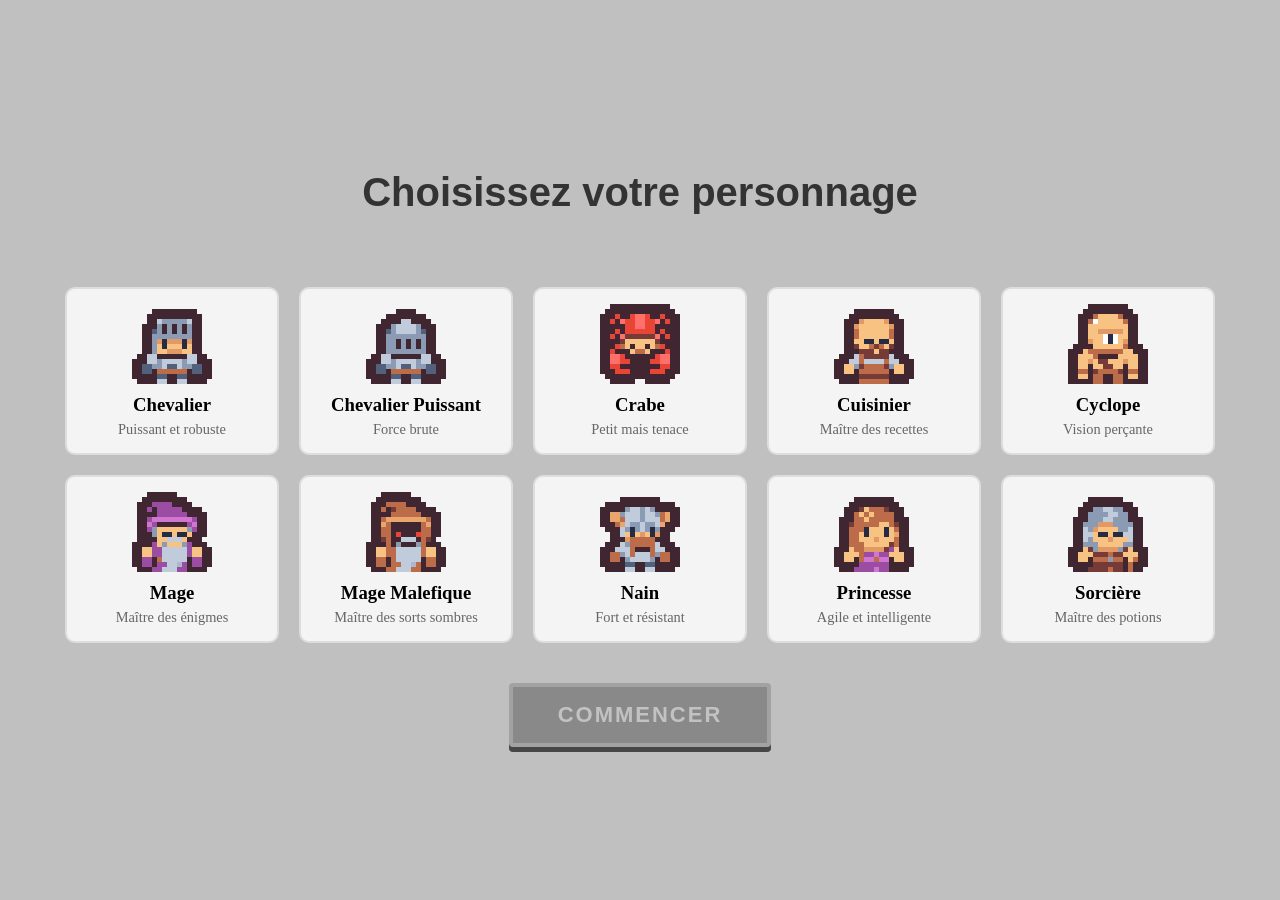
<file: Boxxle/avatarChoice.html>
<!DOCTYPE html>
<html lang="fr">

<head>
    <meta charset="UTF-8">
    <link rel="stylesheet" href="./style.css">
    <title>Boxxle.io</title>

</head>

<body>
    <div class="selection-container">
        <h2>Choisissez votre personnage</h2>
        <div id="char-grid" class="char-grid"></div>
        
        <button id="start-btn" disabled>Commencer</button>
    </div>
    <script type="module" src="./avatarChoice.js"></script>
</body>

</html>
</file>
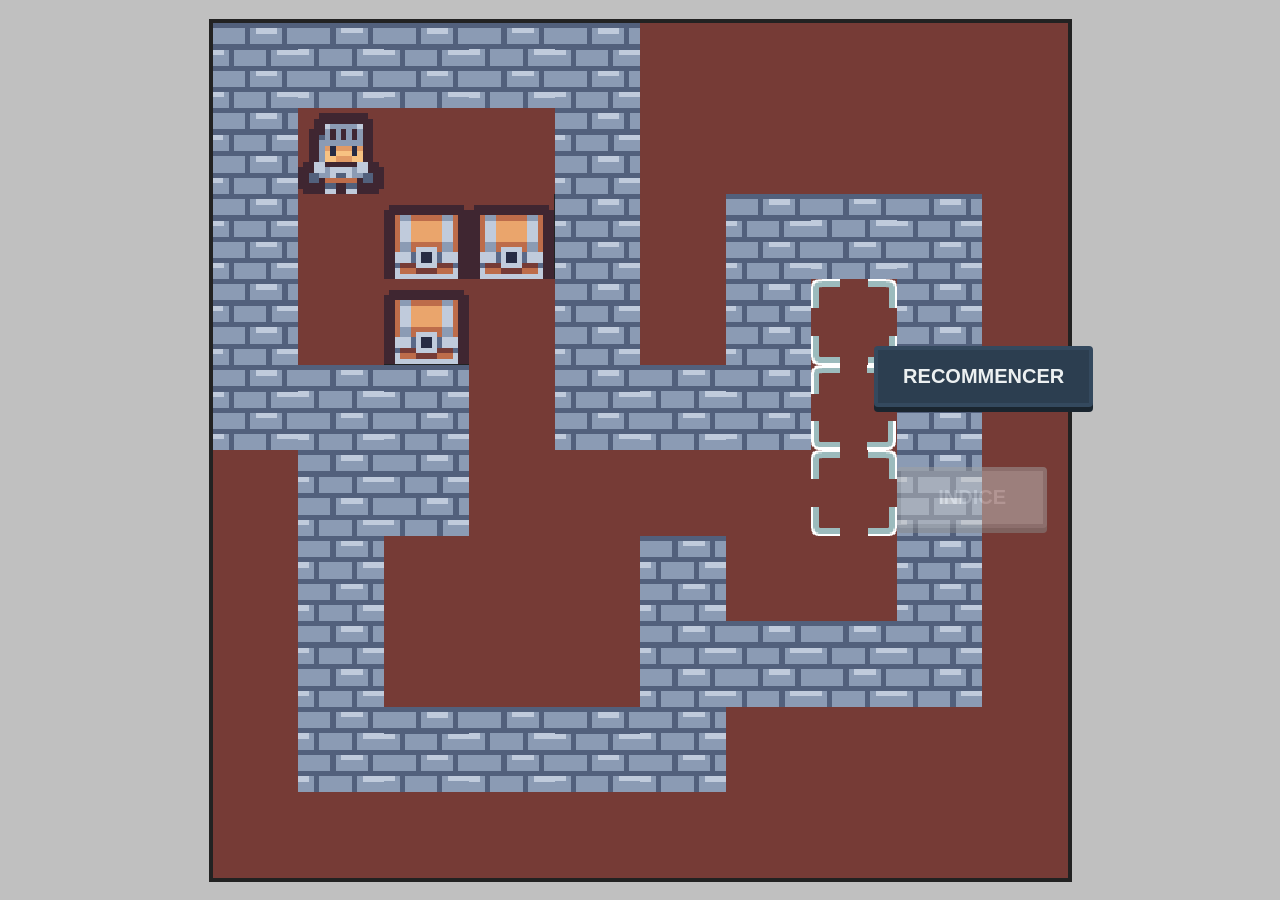
<file: Boxxle/boxxle.html>
<!DOCTYPE html>
<html lang="fr">

<head>
    <meta charset="UTF-8">
    <link rel="stylesheet" href="./style.css">
    <title>Boxxle.io</title>

</head>

<body>
    <div id="container">
        <div id="gameboard">
        </div>
        <button id="resetBtn">Recommencer</button>
        <button id="hintBtn" disabled>Indice</button>
    </div>
    <div id="customAlert" class="modal">
        <div class="modal-content">
            <h2 id="modalTitle">Message</h2>
            <p id="modalMessage"></p>
            <button id="modalClose">OK</button>
        </div>
    </div>
    <script type= "module" src="./index.js"></script>
</body>

</html>
</file>
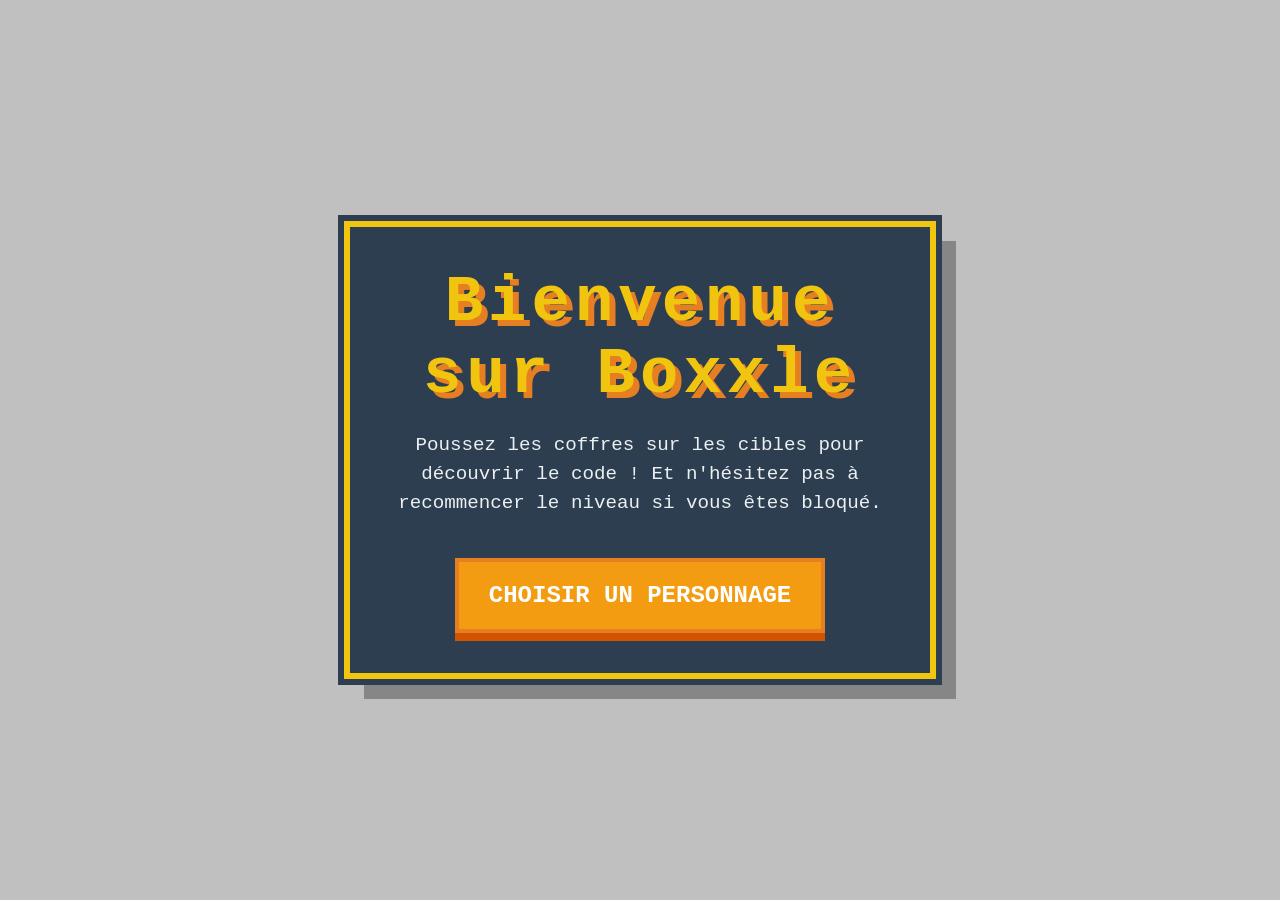
<file: Boxxle/introBoxxle.html>
<!DOCTYPE html>
<html lang="fr">

<head>
    <meta charset="UTF-8">
    <link rel="stylesheet" href="./style.css">
    <title>Boxxle</title>

</head>

<body>

    <div id="container">
        <div class="menu-card">
            <h1 class="pixel-title">Bienvenue sur Boxxle</h1>
            <div class="pixel-icon"></div> <p class="description" class="pixel-icon">Poussez les coffres sur les cibles pour découvrir le code ! Et n'hésitez pas à recommencer le niveau si vous êtes bloqué.</p>
            <a href="avatarChoice.html" style="text-decoration: none;">
                <button id="mainBtn" href="avatarChoice.html">Choisir un personnage</button>
            </a>
        </div>
    </div>
        
</body>
</html>
</file>
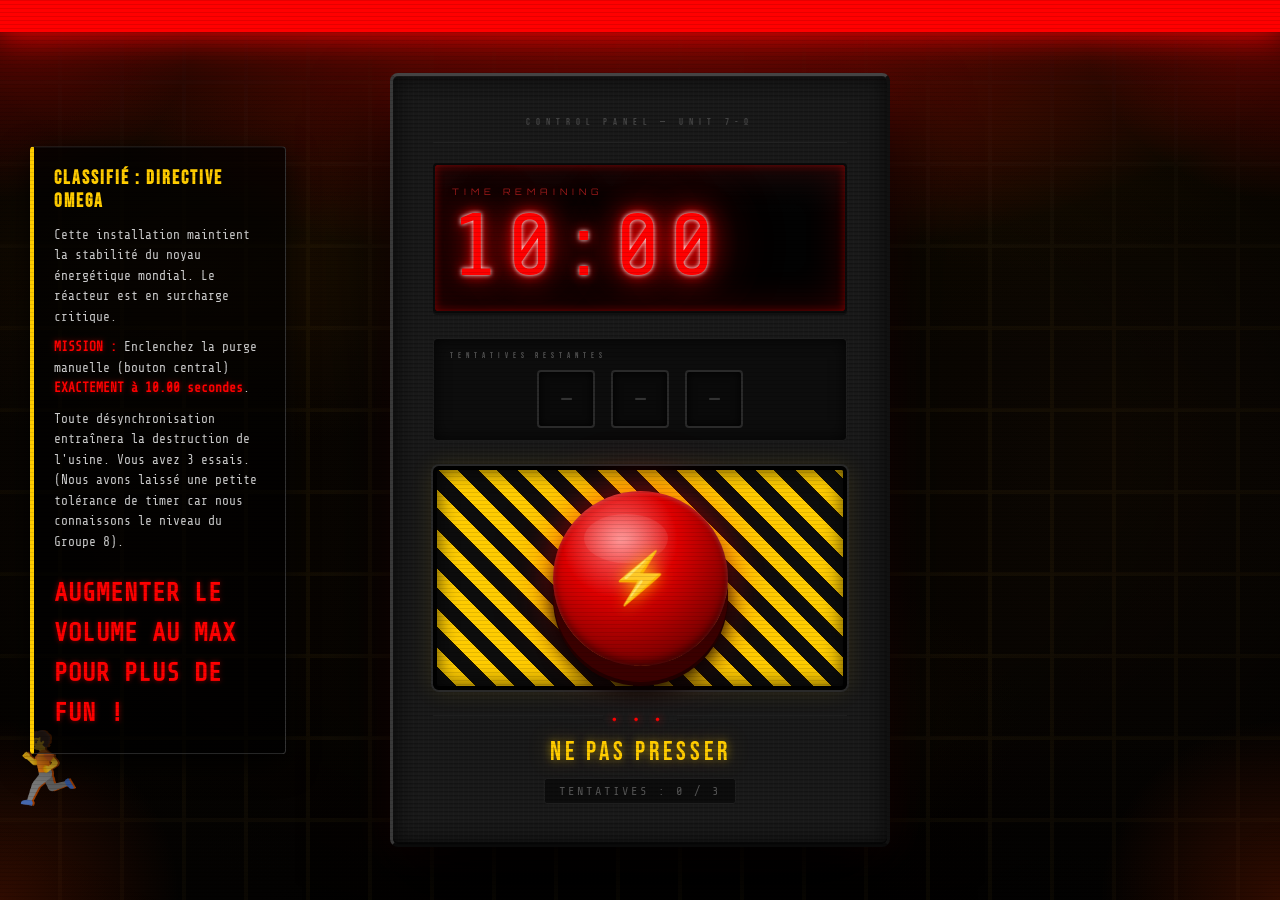
<file: jeuChrono/chrono.html>
<!doctype html>
<html lang="fr">
  <head>
    <meta charset="UTF-8" />
    <meta name="viewport" content="width=device-width, initial-scale=1.0" />
    <title>Séquence d'Urgence Centrale</title>
    <link rel="preconnect" href="https://fonts.googleapis.com" />
    <link
      href="https://fonts.googleapis.com/css2?family=Share+Tech+Mono&family=Bebas+Neue&family=Orbitron:wght@400;700;900&display=swap"
      rel="stylesheet"
    />
    <link rel="stylesheet" href="style.css" />
  </head>
  <body>
    <input type="checkbox" id="err1" />
    <input type="checkbox" id="err2" />
    <input type="checkbox" id="err3" />

    <div class="flammes-1 flammes-zone">
      <div class="f"></div>
      <div class="f"></div>
      <div class="f"></div>
      <div class="f"></div>
      <div class="f"></div>
    </div>

    <div class="flammes-2 flammes-zone">
      <div class="f"></div>
      <div class="f"></div>
      <div class="f"></div>
      <div class="f"></div>
      <div class="f"></div>
      <div class="f"></div>
      <div class="f"></div>
      <div class="f"></div>
    </div>

    <div class="flammes-3 flammes-zone">
      <div class="f"></div>
      <div class="f"></div>
      <div class="f"></div>
      <div class="f"></div>
      <div class="f"></div>
      <div class="f"></div>
      <div class="f"></div>
      <div class="f"></div>
      <div class="f"></div>
      <div class="f"></div>
      <div class="f"></div>
      <div class="f"></div>
    </div>

    <div class="lumiereAlarme"></div>

    <div class="pageLayout">
      <div class="panneauControle">
        <p class="panneauLabel">CONTROL PANEL — UNIT 7-Ω</p>

        <div class="blocLore">
          <h3>CLASSIFIÉ : DIRECTIVE OMEGA</h3>
          <p>
            Cette installation maintient la stabilité du noyau énergétique
            mondial. Le réacteur est en surcharge critique.
          </p>
          <p>
            <strong>MISSION :</strong> Enclenchez la purge manuelle (bouton
            central) <strong>EXACTEMENT à 10.00 secondes</strong>.
          </p>
          <p>
            Toute désynchronisation entraînera la destruction de l'usine. Vous
            avez 3 essais. (Nous avons laissé une petite tolérance de timer car
            nous connaissons le niveau du Groupe 8). </br></br><strong id="volume">AUGMENTER LE VOLUME AU MAX
            POUR PLUS DE FUN !</strong>
          </p>
        </div>
        <div class="ecranDigital">
          <span class="ecranLabel">TIME REMAINING</span>
          <p class="chronometre" id="affichageTimer">10:00</p>
        </div>

        <div class="essaisWrapper">
          <span class="essaisLabel">TENTATIVES RESTANTES</span>
          <div class="essaisSlots">
            <label class="slot slot-1" for="err1" title="Erreur 1"></label>
            <label class="slot slot-2" for="err2" title="Erreur 2"></label>
            <label class="slot slot-3" for="err3" title="Erreur 3"></label>
          </div>
        </div>

        <div class="zoneDanger">
          <button class="boutonUrgence" id="grosBouton"></button>
        </div>

        <div class="zoneInfos">
          <p class="consigne" id="texteStatut">NE PAS PRESSER</p>
          <div class="compteurEssais">
            TENTATIVES : <span id="nombreEssais">0 / 3</span>
          </div>
        </div>
      </div>
    </div>

    <div class="usineContainer"></div>

    <div class="employeFuyant">🏃</div>

    <div class="ticker">
      <span class="tickerInner">
        ⚠ ALERTE CRITIQUE ⚠ DANGER ZONE ACTIVE ⚠ ÉVACUATION IMMÉDIATE ⚠
        PROTOCOLE D'URGENCE ENCLENCHÉ ⚠ NE PAS PRESSER LE BOUTON ⚠ ALERTE
        CRITIQUE ⚠ DANGER ZONE ACTIVE ⚠ ÉVACUATION IMMÉDIATE ⚠ PROTOCOLE
        D'URGENCE ENCLENCHÉ ⚠ NE PAS PRESSER LE BOUTON ⚠
      </span>
    </div>

    <div class="scanlines"></div>

    <script src="jeuChrono.js"></script>
  </body>
</html>
</file>
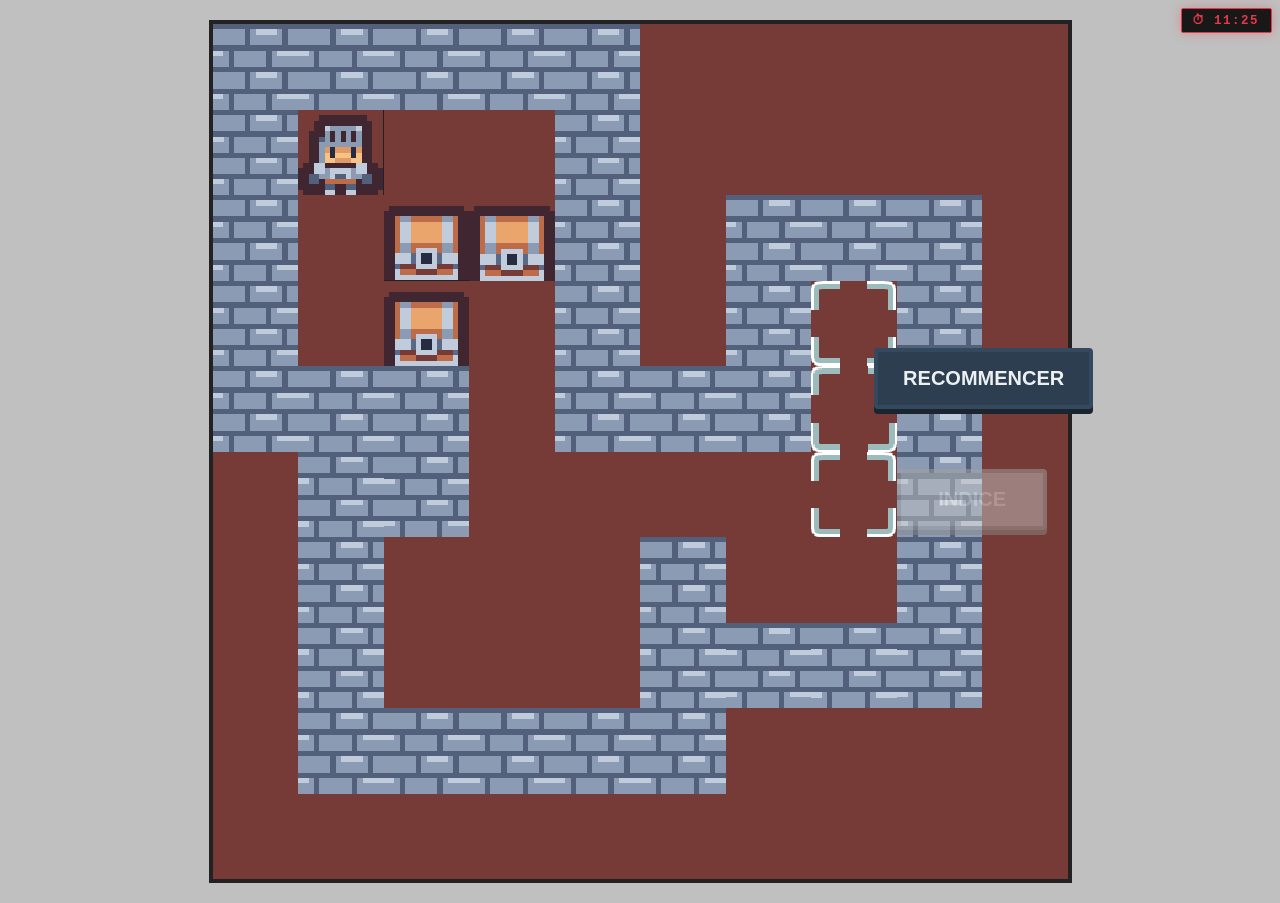
<file: games/game3/boxxle.html>
<!DOCTYPE html>
<html lang="fr">

<head>
    <meta charset="UTF-8">
    <link rel="stylesheet" href="./style.css">
    <title>Boxxle.io</title>

</head>

<body>
    <div id="container">
        <div id="gameboard">
        </div>
        <button id="resetBtn">Recommencer</button>
        <button id="hintBtn" disabled>Indice</button>
    </div>
    <div id="customAlert" class="modal">
        <div class="modal-content">
            <h2 id="modalTitle">Message</h2>
            <p id="modalMessage"></p>
            <button id="modalClose">OK</button>
        </div>
    </div>
    <script src="../../shared/utils.js"></script>
    <script src="../../shared/complete.js"></script>
    <script src="../../shared/global-timer.js"></script>
    <script type="module" src="./index.js"></script>
</body>

</html>
</file>
<file: shared/theme.css>
/* =============================================================================
   theme.css — Variables CSS globales pour le site ARG
   Importé par tous les fichiers CSS du projet
   ============================================================================= */

/* --------------------------------------------------------------------------- */
/* Polices personnalisées (Google Fonts via import ou fallback monospace)      */
/* --------------------------------------------------------------------------- */
@import url('https://fonts.googleapis.com/css2?family=Share+Tech+Mono&family=Orbitron:wght@400;700;900&display=swap');

/* --------------------------------------------------------------------------- */
/* Variables CSS globales — Palette et typographie                             */
/* --------------------------------------------------------------------------- */
:root {
  /* Couleurs principales */
  --color-bg:           #0a0a0a;       /* Fond quasi-noir */
  --color-bg-secondary: #0f0f0f;       /* Fond légèrement plus clair */
  --color-bg-card:      #111111;       /* Fond des cartes / panneaux */
  --color-bg-elevated:  #161616;       /* Éléments surélevés */
  --color-border:       #1a2a1a;       /* Bordure sombre verdâtre */
  --color-border-glow:  #00ff4130;     /* Bordure avec lueur (semi-transparent) */

  /* Couleurs d'accent — Palette "terminal vert" */
  --color-primary:      #00ff41;       /* Vert terminal vif */
  --color-primary-dim:  #00aa2a;       /* Vert atténué */
  --color-primary-dark: #004410;       /* Vert très sombre (fond boutons) */
  --color-secondary:    #00d4ff;       /* Cyan électrique */
  --color-secondary-dim:#0088aa;       /* Cyan atténué */
  --color-accent:       #ff6600;       /* Orange alerte */
  --color-danger:       #ff2244;       /* Rouge danger */
  --color-warning:      #ffcc00;       /* Jaune avertissement */
  --color-success:      #00ff41;       /* Vert succès (= primary) */
  --color-muted:        #3a3a3a;       /* Texte désactivé */

  /* Couleurs de texte */
  --color-text:         #c8ffc8;       /* Texte principal (vert pâle) */
  --color-text-bright:  #00ff41;       /* Texte vif */
  --color-text-dim:     #5a7a5a;       /* Texte secondaire atténué */
  --color-text-header:  #00d4ff;       /* Titres (cyan) */

  /* Typographie */
  --font-mono:          'Share Tech Mono', 'Courier New', 'Lucida Console', monospace;
  --font-display:       'Orbitron', 'Share Tech Mono', monospace;
  --font-size-xs:       0.7rem;
  --font-size-sm:       0.85rem;
  --font-size-base:     1rem;
  --font-size-md:       1.1rem;
  --font-size-lg:       1.3rem;
  --font-size-xl:       1.6rem;
  --font-size-xxl:      2rem;
  --font-size-hero:     3rem;

  /* Espacement */
  --space-xs:   4px;
  --space-sm:   8px;
  --space-md:   16px;
  --space-lg:   24px;
  --space-xl:   32px;
  --space-xxl:  48px;
  --space-hero: 64px;

  /* Bordures et rayons */
  --radius-sm:  2px;
  --radius-md:  4px;
  --radius-lg:  8px;
  --border-width: 1px;

  /* Ombres et effets lumineux */
  --glow-primary:   0 0 8px #00ff4180,  0 0 20px #00ff4130;
  --glow-secondary: 0 0 8px #00d4ff80,  0 0 20px #00d4ff30;
  --glow-danger:    0 0 8px #ff224480,  0 0 20px #ff224430;
  --glow-text:      0 0 6px #00ff4160;

  /* Transitions */
  --transition-fast:   0.15s ease;
  --transition-normal: 0.3s ease;
  --transition-slow:   0.6s ease;

  /* Largeurs / Layout */
  --max-width:      1100px;
  --sidebar-width:  240px;
  --header-height:  70px;
}

/* --------------------------------------------------------------------------- */
/* Reset et base globale                                                        */
/* --------------------------------------------------------------------------- */
*, *::before, *::after {
  box-sizing: border-box;
  margin: 0;
  padding: 0;
}

html {
  scroll-behavior: smooth;
  font-size: 16px;
}

body {
  background-color: var(--color-bg);
  color: var(--color-text);
  font-family: var(--font-mono);
  font-size: var(--font-size-base);
  line-height: 1.6;
  min-height: 100vh;
  /* Grain de bruit subtil pour l'ambiance */
  background-image:
    radial-gradient(ellipse at 20% 50%, #001a0010 0%, transparent 60%),
    radial-gradient(ellipse at 80% 20%, #001a2a15 0%, transparent 50%);
}

/* Scrollbar personnalisée */
::-webkit-scrollbar {
  width: 6px;
  height: 6px;
}
::-webkit-scrollbar-track {
  background: var(--color-bg);
}
::-webkit-scrollbar-thumb {
  background: var(--color-primary-dim);
  border-radius: 3px;
}
::-webkit-scrollbar-thumb:hover {
  background: var(--color-primary);
}

/* --------------------------------------------------------------------------- */
/* Typographie globale                                                          */
/* --------------------------------------------------------------------------- */
h1, h2, h3, h4, h5, h6 {
  font-family: var(--font-display);
  color: var(--color-text-header);
  letter-spacing: 0.05em;
  line-height: 1.2;
}

a {
  color: var(--color-secondary);
  text-decoration: none;
  transition: color var(--transition-fast);
}
a:hover {
  color: var(--color-primary);
  text-shadow: var(--glow-text);
}

p {
  margin-bottom: var(--space-md);
}

code, pre {
  font-family: var(--font-mono);
  background: var(--color-bg-elevated);
  border: 1px solid var(--color-border);
  border-radius: var(--radius-md);
}

code {
  padding: 2px 6px;
  font-size: var(--font-size-sm);
  color: var(--color-secondary);
}

pre {
  padding: var(--space-md);
  overflow-x: auto;
  font-size: var(--font-size-sm);
  color: var(--color-text);
}

/* --------------------------------------------------------------------------- */
/* Composants réutilisables                                                     */
/* --------------------------------------------------------------------------- */

/* --- Boutons --- */
.btn {
  display: inline-block;
  padding: var(--space-sm) var(--space-lg);
  font-family: var(--font-mono);
  font-size: var(--font-size-sm);
  letter-spacing: 0.08em;
  text-transform: uppercase;
  border: var(--border-width) solid var(--color-primary);
  border-radius: var(--radius-md);
  background: transparent;
  color: var(--color-primary);
  cursor: pointer;
  transition: all var(--transition-normal);
  position: relative;
  overflow: hidden;
}

.btn::before {
  content: '';
  position: absolute;
  inset: 0;
  background: var(--color-primary);
  transform: translateX(-100%);
  transition: transform var(--transition-normal);
  z-index: -1;
}

.btn:hover {
  color: var(--color-bg);
  box-shadow: var(--glow-primary);
}

.btn:hover::before {
  transform: translateX(0);
}

.btn:disabled {
  opacity: 0.3;
  cursor: not-allowed;
  pointer-events: none;
}

/* Variantes de boutons */
.btn-secondary {
  border-color: var(--color-secondary);
  color: var(--color-secondary);
}
.btn-secondary::before { background: var(--color-secondary); }
.btn-secondary:hover   { box-shadow: var(--glow-secondary); }

.btn-danger {
  border-color: var(--color-danger);
  color: var(--color-danger);
}
.btn-danger::before { background: var(--color-danger); }
.btn-danger:hover   { box-shadow: var(--glow-danger); }

.btn-sm {
  padding: var(--space-xs) var(--space-md);
  font-size: var(--font-size-xs);
}

/* --- Inputs --- */
.input {
  width: 100%;
  padding: var(--space-sm) var(--space-md);
  background: var(--color-bg-elevated);
  border: 1px solid var(--color-border);
  border-radius: var(--radius-md);
  color: var(--color-text);
  font-family: var(--font-mono);
  font-size: var(--font-size-base);
  transition: border-color var(--transition-fast), box-shadow var(--transition-fast);
  outline: none;
}

.input:focus {
  border-color: var(--color-primary);
  box-shadow: 0 0 0 2px #00ff4120;
}

.input::placeholder {
  color: var(--color-text-dim);
}

/* --- Panneaux / Cards --- */
.panel {
  background: var(--color-bg-card);
  border: 1px solid var(--color-border);
  border-radius: var(--radius-lg);
  padding: var(--space-lg);
}

.panel-header {
  border-bottom: 1px solid var(--color-border);
  padding-bottom: var(--space-md);
  margin-bottom: var(--space-lg);
  color: var(--color-text-header);
  font-family: var(--font-display);
  font-size: var(--font-size-sm);
  letter-spacing: 0.1em;
  text-transform: uppercase;
}

/* --- Badges de statut --- */
.badge {
  display: inline-block;
  padding: 2px 8px;
  border-radius: var(--radius-sm);
  font-size: var(--font-size-xs);
  letter-spacing: 0.05em;
  text-transform: uppercase;
  font-weight: bold;
}

.badge-locked   { background: #1a1a1a; color: var(--color-muted);   border: 1px solid #2a2a2a; }
.badge-playing  { background: #001a10; color: var(--color-primary);  border: 1px solid var(--color-primary-dim); }
.badge-done     { background: #001a10; color: var(--color-success);  border: 1px solid var(--color-success); }
.badge-warning  { background: #1a0f00; color: var(--color-warning);  border: 1px solid var(--color-warning); }

/* --------------------------------------------------------------------------- */
/* Animations globales                                                          */
/* --------------------------------------------------------------------------- */

/* Clignotement curseur terminal */
@keyframes blink {
  0%, 100% { opacity: 1; }
  50%       { opacity: 0; }
}

/* Pulsation lueur */
@keyframes pulse-glow {
  0%, 100% { box-shadow: var(--glow-primary); }
  50%       { box-shadow: 0 0 20px #00ff4180, 0 0 50px #00ff4140; }
}

/* Défilement texte terminal (typewriter) */
@keyframes typewriter {
  from { width: 0; }
  to   { width: 100%; }
}

/* Apparition rapide */
@keyframes fade-in {
  from { opacity: 0; transform: translateY(8px); }
  to   { opacity: 1; transform: translateY(0); }
}

/* Scan ligne (effet CRT) */
@keyframes scan {
  0%   { background-position: 0 0; }
  100% { background-position: 0 100%; }
}

/* Tremblement (erreur) */
@keyframes shake {
  0%, 100% { transform: translateX(0); }
  20%       { transform: translateX(-6px); }
  40%       { transform: translateX(6px); }
  60%       { transform: translateX(-4px); }
  80%       { transform: translateX(4px); }
}

/* Classes utilitaires d'animation */
.anim-fade-in  { animation: fade-in 0.4s ease forwards; }
.anim-blink    { animation: blink 1s step-end infinite; }
.anim-shake    { animation: shake 0.4s ease; }
.anim-glow     { animation: pulse-glow 2s ease-in-out infinite; }

/* --------------------------------------------------------------------------- */
/* Effet CRT / Scanlines (optionnel, appliqué via classe sur body)             */
/* --------------------------------------------------------------------------- */
.crt-overlay {
  position: fixed;
  inset: 0;
  pointer-events: none;
  z-index: 9999;
  background: repeating-linear-gradient(
    to bottom,
    transparent 0px,
    transparent 2px,
    rgba(0,0,0,0.08) 2px,
    rgba(0,0,0,0.08) 4px
  );
}

/* --------------------------------------------------------------------------- */
/* Utilitaires                                                                  */
/* --------------------------------------------------------------------------- */
.text-primary   { color: var(--color-primary); }
.text-secondary { color: var(--color-secondary); }
.text-accent    { color: var(--color-accent); }
.text-danger    { color: var(--color-danger); }
.text-warning   { color: var(--color-warning); }
.text-dim       { color: var(--color-text-dim); }
.text-muted     { color: var(--color-muted); }
.text-center    { text-align: center; }
.text-uppercase { text-transform: uppercase; letter-spacing: 0.08em; }
.text-sm        { font-size: var(--font-size-sm); }

.hidden  { display: none !important; }
.visible { display: block !important; }

.glow-primary   { text-shadow: var(--glow-text); }
.glow-secondary { text-shadow: 0 0 6px #00d4ff60; }

.mt-sm  { margin-top: var(--space-sm); }
.mt-md  { margin-top: var(--space-md); }
.mt-lg  { margin-top: var(--space-lg); }
.mb-sm  { margin-bottom: var(--space-sm); }
.mb-md  { margin-bottom: var(--space-md); }
.mb-lg  { margin-bottom: var(--space-lg); }
</file>
<file: style.css>
/* =============================================================================
   style.css — Styles spécifiques au hub central (index.html)
   Étend shared/theme.css sans le remplacer.
   ============================================================================= */

/* --------------------------------------------------------------------------- */
/* Layout principal                                                             */
/* --------------------------------------------------------------------------- */

body {
  display: flex;
  flex-direction: column;
  min-height: 100vh;
}

/* --------------------------------------------------------------------------- */
/* En-tête (header)                                                             */
/* --------------------------------------------------------------------------- */

.hub-header {
  position: sticky;
  top: 0;
  z-index: 100;
  background: rgba(10, 10, 10, 0.92);
  border-bottom: 1px solid var(--color-border);
  backdrop-filter: blur(4px);
  height: var(--header-height);
}

.hub-header__inner {
  max-width: var(--max-width);
  margin: 0 auto;
  height: 100%;
  padding: 0 var(--space-xl);
  display: flex;
  align-items: center;
  gap: var(--space-xl);
}

/* Logo */
.hub-header__logo {
  font-family: var(--font-display);
  font-size: var(--font-size-xl);
  font-weight: 900;
  letter-spacing: 0.05em;
  white-space: nowrap;
  flex-shrink: 0;
}

.hub-header__logo-text {
  color: var(--color-text-header);
}

.hub-header__logo-bracket {
  opacity: 0.7;
}

/* Sous-titre */
.hub-header__subtitle {
  flex: 1;
  font-size: var(--font-size-sm);
  color: var(--color-text-dim);
  overflow: hidden;
  white-space: nowrap;
  text-overflow: ellipsis;
  margin-bottom: 0;
}

/* Barre de statut droite */
.hub-header__status {
  display: flex;
  align-items: center;
  gap: var(--space-md);
  flex-shrink: 0;
}

.hub-score {
  font-family: var(--font-display);
  font-size: var(--font-size-lg);
  font-weight: 700;
  text-shadow: var(--glow-text);
  min-width: 60px;
  text-align: right;
}

/* --------------------------------------------------------------------------- */
/* Contenu principal                                                            */
/* --------------------------------------------------------------------------- */

.hub-main {
  flex: 1;
  max-width: var(--max-width);
  width: 100%;
  margin: 0 auto;
  padding: var(--space-xl) var(--space-xl) var(--space-hero);
  display: flex;
  flex-direction: column;
  gap: var(--space-xl);
}

/* --------------------------------------------------------------------------- */
/* Section narrative (bannière)                                                 */
/* --------------------------------------------------------------------------- */

.hub-narrative {
  border-left: 3px solid var(--color-secondary);
  background: linear-gradient(135deg, #0a0a0a, #0a1520);
  padding: var(--space-lg) var(--space-xl);
}

.hub-narrative__text {
  font-size: var(--font-size-md);
  line-height: 1.8;
  color: var(--color-text);
  margin-bottom: 0;
}

/* --------------------------------------------------------------------------- */
/* Grille des jeux                                                              */
/* --------------------------------------------------------------------------- */

.hub-grid {
  display: grid;
  grid-template-columns: repeat(2, 1fr);
  gap: var(--space-lg);
}

/* --------------------------------------------------------------------------- */
/* Cartes de jeu                                                                */
/* --------------------------------------------------------------------------- */

.game-card {
  position: relative;
  background: var(--color-bg-card);
  border: 1px solid var(--color-border);
  border-radius: var(--radius-lg);
  padding: var(--space-lg);
  display: flex;
  flex-direction: column;
  gap: var(--space-md);
  transition: border-color var(--transition-normal), box-shadow var(--transition-normal),
              transform var(--transition-normal);
  overflow: hidden;
  cursor: pointer;
}

/* Ligne décorative supérieure */
.game-card::before {
  content: '';
  position: absolute;
  top: 0;
  left: 0;
  right: 0;
  height: 2px;
  background: linear-gradient(90deg, transparent, var(--color-primary), transparent);
  opacity: 0;
  transition: opacity var(--transition-normal);
}

.game-card:not(.game-card--locked):hover {
  border-color: var(--color-primary-dim);
  box-shadow: var(--glow-primary);
  transform: translateY(-2px);
}

.game-card:not(.game-card--locked):hover::before {
  opacity: 1;
}

/* Carte verrouillée */
.game-card--locked {
  cursor: not-allowed;
}

.game-card--locked * {
  pointer-events: none;
}

.game-card--locked .game-card__btn {
  opacity: 0.45;
  cursor: not-allowed;
  pointer-events: none;
}

.game-card--locked::before {
  background: linear-gradient(90deg, transparent, var(--color-muted), transparent);
  opacity: 0.3;
}

/* Carte complétée */
.game-card--completed {
  border-color: var(--color-success);
}

.game-card--completed::before {
  background: linear-gradient(90deg, transparent, var(--color-success), transparent);
  opacity: 0.6;
}


/* --- En-tête de carte --- */
.game-card__header {
  display: flex;
  align-items: center;
  justify-content: space-between;
}

.game-card__num {
  font-family: var(--font-display);
  font-size: var(--font-size-xl);
  font-weight: 900;
  opacity: 0.3;
  line-height: 1;
}

/* --- Titre --- */
.game-card__title {
  font-family: var(--font-display);
  font-size: var(--font-size-lg);
  color: var(--color-text-header);
  line-height: 1.2;
}

/* --- Description --- */
.game-card__desc {
  font-size: var(--font-size-sm);
  line-height: 1.7;
  color: var(--color-text-dim);
  flex: 1;
  margin-bottom: 0;
}

/* --- Tags --- */
.game-card__tags {
  display: flex;
  flex-wrap: wrap;
  gap: var(--space-xs);
}

.tag {
  display: inline-block;
  padding: 2px 8px;
  border: 1px solid var(--color-primary-dim);
  border-radius: var(--radius-sm);
  font-size: var(--font-size-xs);
  color: var(--color-primary-dim);
  letter-spacing: 0.05em;
  text-transform: uppercase;
  background: var(--color-primary-dark);
}

.tag--locked {
  border-color: var(--color-muted);
  color: var(--color-muted);
  background: transparent;
}

/* --- Pied de carte --- */
.game-card__footer {
  display: flex;
  align-items: center;
  justify-content: space-between;
  padding-top: var(--space-md);
  border-top: 1px solid var(--color-border);
  gap: var(--space-md);
}

.game-card__score {
  font-size: var(--font-size-sm);
}

.game-card__btn {
  flex-shrink: 0;
}

/* --- Overlay de verrouillage --- */
.game-card__lock-overlay {
  position: absolute;
  inset: 0;
  background: rgba(10, 10, 10, 0.55);
  display: flex;
  align-items: center;
  justify-content: center;
  border-radius: var(--radius-lg);
  pointer-events: none;
}

.lock-icon {
  font-size: 2.5rem;
  opacity: 0.3;
  filter: grayscale(1);
}

/* --------------------------------------------------------------------------- */
/* Pied de page hub                                                             */
/* --------------------------------------------------------------------------- */

.hub-footer {
  padding-top: var(--space-xl);
  border-top: 1px solid var(--color-border);
  display: flex;
  flex-direction: column;
  gap: var(--space-sm);
}

/* --------------------------------------------------------------------------- */
/* Modal de confirmation                                                        */
/* --------------------------------------------------------------------------- */

.modal-overlay {
  position: fixed;
  inset: 0;
  background: rgba(0, 0, 0, 0.8);
  z-index: 200;
  display: flex;
  align-items: center;
  justify-content: center;
  padding: var(--space-lg);
  backdrop-filter: blur(2px);
  animation: fade-in 0.2s ease;
}

.modal-overlay.hidden {
  display: none;
}

.modal {
  width: 100%;
  max-width: 420px;
  border-color: var(--color-danger);
  box-shadow: var(--glow-danger);
  animation: fade-in 0.25s ease;
}

.modal__title {
  font-size: var(--font-size-lg);
  margin-bottom: var(--space-md);
}

.modal p {
  margin-bottom: var(--space-sm);
}

.modal__actions {
  display: flex;
  gap: var(--space-md);
  margin-top: var(--space-lg);
  justify-content: flex-end;
}

/* --------------------------------------------------------------------------- */
/* Panel phrase progressive                                                     */
/* --------------------------------------------------------------------------- */

.hub-phrase-panel {
  display: flex;
  flex-direction: column;
  align-items: center;
  padding: var(--space-lg) var(--space-xl);
  border-color: var(--color-secondary);
  background: rgba(0, 212, 255, 0.03);
  margin-bottom: var(--space-md);
}

.hub-phrase-slots {
  display: flex;
  gap: 1.5rem;
  margin-top: 0.8rem;
  flex-wrap: wrap;
  justify-content: center;
}

.phrase-slot {
  font-family: var(--font-mono);
  font-size: 1.4rem;
  font-weight: bold;
  letter-spacing: 0.15em;
  text-transform: uppercase;
  padding: 0.5rem 1.2rem;
  border: 2px solid var(--color-border);
  border-radius: 4px;
  color: var(--color-text-dim);
  background: rgba(0,0,0,0.4);
  min-width: 5rem;
  text-align: center;
  transition: all 0.4s ease;
}

.phrase-slot--revealed {
  color: var(--color-primary);
  border-color: var(--color-primary);
  background: rgba(0, 212, 255, 0.08);
  box-shadow: 0 0 14px rgba(0, 212, 255, 0.3);
  animation: slot-reveal 0.6s ease;
}

@keyframes slot-reveal {
  0%   { transform: scale(1.2); opacity: 0; }
  60%  { transform: scale(0.95); }
  100% { transform: scale(1); opacity: 1; }
}

/* --------------------------------------------------------------------------- */
/* Overlay BRAVO hacker                                                         */
/* --------------------------------------------------------------------------- */

.bravo-overlay {
  position: fixed;
  inset: 0;
  background: rgba(0, 0, 0, 0.96);
  z-index: 500;
  display: flex;
  align-items: center;
  justify-content: center;
  padding: var(--space-lg);
  animation: fade-in 0.5s ease;
}

.bravo-overlay.hidden {
  display: none;
}

.bravo-inner {
  width: 100%;
  max-width: 700px;
  display: flex;
  flex-direction: column;
  gap: 1.5rem;
}

.bravo-terminal {
  border: 1px solid var(--color-primary);
  border-radius: 6px;
  overflow: hidden;
  box-shadow: 0 0 40px rgba(0, 212, 255, 0.25);
}

.bravo-titlebar {
  background: rgba(0, 212, 255, 0.1);
  padding: 0.4rem 0.8rem;
  display: flex;
  align-items: center;
  gap: 0.5rem;
  border-bottom: 1px solid var(--color-border);
}

.bravo-body {
  background: var(--color-bg);
  padding: 1.5rem;
  min-height: 320px;
}

.bravo-text {
  font-family: var(--font-mono);
  font-size: 0.82rem;
  line-height: 1.8;
  color: var(--color-primary);
  white-space: pre-wrap;
  margin: 0;
}

.bravo-phrase {
  display: flex;
  gap: 1rem;
  justify-content: center;
  flex-wrap: wrap;
  padding: 1rem;
  border: 1px solid var(--color-secondary);
  border-radius: 4px;
  background: rgba(0, 212, 255, 0.04);
}

.bravo-word {
  font-family: var(--font-mono);
  font-size: 1.6rem;
  font-weight: bold;
  letter-spacing: 0.15em;
  color: var(--color-primary);
  text-shadow: 0 0 12px var(--color-primary);
  text-transform: uppercase;
}

.bravo-sep {
  font-family: var(--font-mono);
  font-size: 1.4rem;
  color: var(--color-text-dim);
  align-self: center;
}

.bravo-actions {
  display: flex;
  justify-content: center;
}

/* --------------------------------------------------------------------------- */
/* Responsive — tablettes et sous 900px                                        */
/* --------------------------------------------------------------------------- */

@media (max-width: 900px) {
  .hub-grid {
    grid-template-columns: 1fr;
  }

  .hub-header__subtitle {
    display: none;
  }

  .hub-main {
    padding: var(--space-lg) var(--space-md) var(--space-xxl);
  }

  .hub-header__inner {
    padding: 0 var(--space-md);
  }
}

@media (max-width: 500px) {
  .hub-header__logo {
    font-size: var(--font-size-lg);
  }

  .hub-score {
    font-size: var(--font-size-base);
  }
}
</file>
<file: games/arg/style.css>
/* =============================================================================
   style.css — Styles spécifiques au jeu ARG "Signal Fantôme"
   Requiert : ../../shared/theme.css (variables CSS globales)
   ============================================================================= */

/* --------------------------------------------------------------------------- */
/* RESET ET BASE                                                               */
/* --------------------------------------------------------------------------- */
*, *::before, *::after {
  box-sizing: border-box;
  margin: 0;
  padding: 0;
}

html { scroll-behavior: smooth; }

body {
  background-color: var(--color-bg);
  color: var(--color-text);
  font-family: var(--font-mono);
  font-size: var(--font-size-base);
  min-height: 100vh;
  overflow-x: hidden;
}

/* --------------------------------------------------------------------------- */
/* UTILITAIRES JS — classes manipulées par game.js / utils.js                 */
/* --------------------------------------------------------------------------- */

/* Masquage d'éléments (ajouté/retiré par JS) */
.hidden { display: none !important; }

/* Animation d'entrée (appliquée sur la section activée) */
.anim-fade-in {
  animation: fadeInUp 0.4s ease both;
}

@keyframes fadeInUp {
  from { opacity: 0; transform: translateY(14px); }
  to   { opacity: 1; transform: translateY(0); }
}

/* Animation de tremblement pour mauvaise réponse */
.anim-shake {
  animation: shake 0.35s ease;
}

@keyframes shake {
  0%, 100% { transform: translateX(0); }
  20%       { transform: translateX(-7px); }
  40%       { transform: translateX(7px); }
  60%       { transform: translateX(-4px); }
  80%       { transform: translateX(4px); }
}

/* --------------------------------------------------------------------------- */
/* OVERLAY CRT — scanlines + vignette                                          */
/* --------------------------------------------------------------------------- */
.crt-overlay {
  position: fixed;
  inset: 0;
  pointer-events: none;
  z-index: 9999;
  background:
    repeating-linear-gradient(
      0deg,
      transparent,
      transparent 2px,
      rgba(0, 0, 0, 0.07) 2px,
      rgba(0, 0, 0, 0.07) 4px
    );
}

/* --------------------------------------------------------------------------- */
/* HUD SUPÉRIEUR                                                               */
/* --------------------------------------------------------------------------- */
.game-hud {
  position: sticky;
  top: 0;
  z-index: 100;
  display: flex;
  align-items: center;
  justify-content: space-between;
  padding: 0.55rem 1.5rem;
  background: rgba(10, 10, 10, 0.97);
  border-bottom: 1px solid var(--color-border);
  backdrop-filter: blur(4px);
  gap: 1rem;
}

/* Lien "◀ HUB" */
.hud-back {
  color: var(--color-text-dim);
  text-decoration: none;
  font-size: var(--font-size-sm);
  letter-spacing: 0.1em;
  white-space: nowrap;
  transition: color 0.15s;
  flex-shrink: 0;
}
.hud-back:hover { color: var(--color-primary); }

/* Titre centré */
.hud-center {
  flex: 1;
  text-align: center;
}

.hud-title {
  font-family: var(--font-display);
  font-size: var(--font-size-md);
  color: var(--color-text-bright);
  letter-spacing: 0.15em;
}

/* Stats (timer, étape, indices) */
.hud-right {
  display: flex;
  gap: 1.5rem;
  align-items: center;
  flex-shrink: 0;
}

.hud-stat {
  display: flex;
  flex-direction: column;
  align-items: flex-end;
  gap: 1px;
}

.hud-stat__label {
  font-size: 0.6rem;
  color: var(--color-text-dim);
  letter-spacing: 0.1em;
  text-transform: uppercase;
}

.hud-stat__value {
  font-family: var(--font-display);
  font-size: var(--font-size-sm);
  letter-spacing: 0.08em;
}

/* --------------------------------------------------------------------------- */
/* CONTENEUR PRINCIPAL                                                         */
/* --------------------------------------------------------------------------- */
.game-main {
  max-width: 920px;
  margin: 0 auto;
  padding: 2rem 1.5rem 5rem;
}

/* --------------------------------------------------------------------------- */
/* SECTIONS DE JEU                                                             */
/* --------------------------------------------------------------------------- */
.game-section {
  /* Les sections sont initialement masquées via .hidden,
     et révélées par JS qui retire la classe .hidden               */
}

.section-title {
  font-family: var(--font-display);
  font-size: var(--font-size-lg);
  color: var(--color-text-header);
  margin-bottom: 1.5rem;
  padding-bottom: 0.5rem;
  border-bottom: 1px solid var(--color-border);
  letter-spacing: 0.04em;
}

.section-actions {
  margin-top: 1.5rem;
  display: flex;
  gap: 1rem;
  justify-content: center;
}

/* --------------------------------------------------------------------------- */
/* BOUTONS                                                                     */
/* --------------------------------------------------------------------------- */
.btn {
  display: inline-flex;
  align-items: center;
  gap: 0.4rem;
  padding: 0.5rem 1.2rem;
  border: 1px solid currentColor;
  font-family: var(--font-mono);
  font-size: var(--font-size-sm);
  letter-spacing: 0.08em;
  cursor: pointer;
  border-radius: 3px;
  text-decoration: none;
  transition: background 0.2s, box-shadow 0.2s;
  outline: none;
  background: transparent;
}

.btn:disabled {
  opacity: 0.4;
  cursor: not-allowed;
}

/* Vert — actions principais */
.btn-primary {
  border-color: var(--color-primary);
  background: rgba(0, 255, 65, 0.08);
  color: var(--color-primary);
}
.btn-primary:hover:not(:disabled) {
  background: var(--color-primary);
  color: var(--color-bg);
  box-shadow: 0 0 12px var(--color-primary);
}

/* Cyan — actions secondaires */
.btn-secondary {
  border-color: var(--color-secondary);
  background: rgba(0, 212, 255, 0.06);
  color: var(--color-secondary);
}
.btn-secondary:hover:not(:disabled) {
  background: var(--color-secondary);
  color: var(--color-bg);
  box-shadow: 0 0 12px var(--color-secondary);
}

/* Jaune — indices */
.btn-hint {
  border-color: var(--color-warning);
  background: rgba(255, 204, 0, 0.06);
  color: var(--color-warning);
}
.btn-hint:hover:not(:disabled) {
  background: var(--color-warning);
  color: var(--color-bg);
  box-shadow: 0 0 12px var(--color-warning);
}

/* Tailles */
.btn-lg { padding: 0.75rem 2rem; font-size: var(--font-size-base); letter-spacing: 0.12em; }
.btn-sm { padding: 0.3rem 0.7rem; font-size: var(--font-size-xs); }

/* --------------------------------------------------------------------------- */
/* FENÊTRE TERMINAL                                                            */
/* --------------------------------------------------------------------------- */
.terminal-window {
  border: 1px solid var(--color-border);
  border-radius: 4px;
  overflow: hidden;
  background: var(--color-bg-card);
  margin-bottom: 1.5rem;
}

.terminal-titlebar {
  display: flex;
  align-items: center;
  gap: 0.4rem;
  padding: 0.45rem 0.8rem;
  background: var(--color-bg-elevated);
  border-bottom: 1px solid var(--color-border);
}

/* Points colorés de la barre de titre */
.tdot {
  width: 10px;
  height: 10px;
  border-radius: 50%;
  display: inline-block;
  flex-shrink: 0;
}
.tdot-r { background: #ff5f57; }
.tdot-y { background: #febc2e; }
.tdot-g { background: #28c840; }

.terminal-title {
  margin-left: 0.4rem;
  font-size: var(--font-size-xs);
  color: var(--color-text-dim);
  letter-spacing: 0.08em;
}

.terminal-body {
  padding: 1.2rem 1.4rem;
  min-height: 80px;
  line-height: 1.8;
  font-size: var(--font-size-sm);
  color: var(--color-text);
}

/* Sortie typewriter */
.typewriter-output {
  white-space: pre-wrap;
  word-break: break-word;
  line-height: 1.8;
}

/* Curseur clignotant */
.cursor-blink {
  animation: blink 1s step-end infinite;
}
@keyframes blink {
  0%, 100% { opacity: 1; }
  50%       { opacity: 0; }
}

/* --------------------------------------------------------------------------- */
/* CLIENT EMAIL (Énigme 1)                                                     */
/* --------------------------------------------------------------------------- */
.email-client {
  display: grid;
  grid-template-columns: 190px 1fr;
  border: 1px solid var(--color-border);
  border-radius: 4px;
  overflow: hidden;
  background: var(--color-bg-card);
  min-height: 300px;
  margin-bottom: 1.5rem;
}

.email-sidebar {
  border-right: 1px solid var(--color-border);
  background: var(--color-bg-elevated);
  padding: 0.5rem 0;
}

.email-folder {
  padding: 0.5rem 0.9rem;
  font-size: var(--font-size-xs);
  letter-spacing: 0.04em;
  cursor: default;
}

.email-folder--active {
  color: var(--color-primary);
  background: rgba(0, 255, 65, 0.08);
  border-left: 3px solid var(--color-primary);
}

.email-main {
  display: flex;
  flex-direction: column;
}

.email-list {
  border-bottom: 1px solid var(--color-border);
  background: var(--color-bg-secondary);
}

.email-item {
  padding: 0.55rem 1rem;
  border-left: 3px solid transparent;
  cursor: pointer;
}

.email-item--unread {
  border-left-color: var(--color-primary);
}

.email-item__from  { font-size: var(--font-size-xs); margin-bottom: 0.15rem; }
.email-item__subject { font-size: var(--font-size-sm); color: var(--color-text); }
.email-item__date  { font-size: var(--font-size-xs); margin-top: 0.1rem; }

.email-view { padding: 1.1rem; flex: 1; }

.email-meta {
  padding-bottom: 0.8rem;
  margin-bottom: 0.8rem;
  border-bottom: 1px dashed var(--color-border);
}

.email-meta__row {
  display: flex;
  gap: 0.6rem;
  font-size: var(--font-size-xs);
  margin-bottom: 0.2rem;
}

.email-meta__row span:first-child {
  min-width: 55px;
  flex-shrink: 0;
}

.email-body {
  font-size: var(--font-size-sm);
  line-height: 1.8;
}

/* Bloc de texte encodé */
.encoded-block {
  background: rgba(0, 255, 65, 0.04);
  border: 1px solid var(--color-border);
  border-left: 3px solid var(--color-primary);
  padding: 0.7rem 1rem;
  margin: 0.5rem 0;
  line-height: 2;
}

/* --------------------------------------------------------------------------- */
/* ZONE DE RÉPONSE (communes aux 3 énigmes)                                   */
/* --------------------------------------------------------------------------- */
.answer-zone {
  background: var(--color-bg-card);
  border: 1px solid var(--color-border);
  border-radius: 4px;
  padding: 1.4rem;
  margin-top: 1rem;
}

.instructions {
  font-size: var(--font-size-sm);
  color: var(--color-text-dim);
  line-height: 1.8;
  margin-bottom: 1.2rem;
}

.instructions p + p { margin-top: 0.3rem; }

.answer-form {
  display: flex;
  flex-direction: column;
  gap: 0.6rem;
  margin-bottom: 1rem;
}

.answer-label {
  font-size: var(--font-size-sm);
  color: var(--color-text-dim);
  letter-spacing: 0.04em;
}

.answer-row {
  display: flex;
  gap: 0.6rem;
}

.answer-input {
  flex: 1;
  background: var(--color-bg);
  border: 1px solid var(--color-border);
  color: var(--color-primary);
  font-family: var(--font-mono);
  font-size: var(--font-size-md);
  padding: 0.5rem 0.8rem;
  border-radius: 3px;
  outline: none;
  letter-spacing: 0.12em;
  transition: border-color 0.2s, box-shadow 0.2s;
}

.answer-input:focus {
  border-color: var(--color-primary);
  box-shadow: 0 0 8px rgba(0, 255, 65, 0.2);
}

/* Feedback texte (géré par ARG.showFeedback dans utils.js) */
.feedback {
  font-size: var(--font-size-sm);
  min-height: 1.4em;
  letter-spacing: 0.04em;
  transition: opacity 0.4s;
}

/* --------------------------------------------------------------------------- */
/* ZONE D'INDICE                                                               */
/* --------------------------------------------------------------------------- */
.hint-zone {
  padding-top: 0.9rem;
  border-top: 1px dashed var(--color-border);
  display: flex;
  flex-direction: column;
  gap: 0.6rem;
  align-items: flex-start;
}

.hint-text {
  font-size: var(--font-size-sm);
  color: var(--color-warning);
  background: rgba(255, 204, 0, 0.07);
  border: 1px solid rgba(255, 204, 0, 0.25);
  border-left: 3px solid var(--color-warning);
  padding: 0.6rem 1rem;
  width: 100%;
  line-height: 1.7;
}

/* --------------------------------------------------------------------------- */
/* PANNEAU GÉNÉRIQUE (panel-header + panel-body)                               */
/* --------------------------------------------------------------------------- */
.panel {
  background: var(--color-bg-card);
  border: 1px solid var(--color-border);
  border-radius: 4px;
  overflow: hidden;
}

.panel-header {
  display: flex;
  justify-content: space-between;
  align-items: center;
  padding: 0.45rem 0.9rem;
  background: var(--color-bg-elevated);
  border-bottom: 1px solid var(--color-border);
  font-size: var(--font-size-xs);
  letter-spacing: 0.07em;
  gap: 0.5rem;
}

.panel-body {
  padding: 0.9rem 1rem;
  font-size: var(--font-size-sm);
  color: var(--color-text-dim);
  line-height: 1.7;
}

.panel-body--compact {
  padding: 0.6rem 0.8rem;
}

/* --------------------------------------------------------------------------- */
/* ÉNIGME 2 — GPS / MORSE                                                      */
/* --------------------------------------------------------------------------- */
.puzzle2-grid {
  display: grid;
  grid-template-columns: 1fr 1fr;
  gap: 1rem;
  margin-bottom: 1rem;
}

/* Affichage des codes morse */
.morse-display {
  display: flex;
  flex-direction: column;
  gap: 0.6rem;
  margin: 0.6rem 0;
}

.morse-line {
  display: flex;
  flex-direction: column;
  gap: 0.2rem;
}

.morse-label {
  font-size: var(--font-size-xs);
  text-transform: uppercase;
  letter-spacing: 0.08em;
}

.morse-code {
  font-size: var(--font-size-lg);
  letter-spacing: 0.35em;
  word-break: break-all;
  line-height: 1.5;
}

/* Index des archives — tableau puzzle 2 */
.archive-index {
  width: 100%;
  border-collapse: collapse;
  font-family: var(--font-mono);
  font-size: 0.75rem;
}

.archive-index th {
  text-align: left;
  padding: 0.3rem 0.5rem;
  border-bottom: 1px solid var(--color-border);
  letter-spacing: 0.06em;
  font-size: 0.65rem;
}

.archive-index td {
  padding: 0.35rem 0.5rem;
  border-bottom: 1px solid rgba(255,255,255,0.05);
}

/* Chaque coordonnée = son wrapper avec le morse, résultat et bouton */
.morse-decode-row {
  display: flex;
  flex-direction: column;
  gap: 0.3rem;
  padding-bottom: 0.8rem;
  border-bottom: 1px solid var(--color-border);
}

.morse-decode-row:last-child {
  border-bottom: none;
  padding-bottom: 0;
}

/* Résultat affiché après décodage */
.morse-decode-result {
  display: flex;
  align-items: center;
  gap: 0.5rem;
  font-family: var(--font-mono);
  font-size: var(--font-size-sm);
  padding: 0.3rem 0.5rem;
  background: rgba(0, 212, 255, 0.06);
  border-left: 2px solid var(--color-secondary);
  animation: fade-in 0.4s ease;
}

.archive-row--active td {
  background: rgba(0, 212, 255, 0.11);
  border-left: 2px solid var(--color-primary);
  animation: archive-activate 0.6s ease;
}

@keyframes archive-activate {
  0%   { background: rgba(0, 212, 255, 0.35); }
  100% { background: rgba(0, 212, 255, 0.11); }
}

/* Zone de décodage assisté */
.decoded-output {
  margin-top: 0.6rem;
  padding: 0.6rem 0.8rem;
  background: rgba(0, 212, 255, 0.06);
  border: 1px solid rgba(0, 212, 255, 0.25);
  border-left: 3px solid var(--color-secondary);
  font-size: var(--font-size-sm);
  line-height: 1.7;
  white-space: pre-wrap;
}

/* --------------------------------------------------------------------------- */
/* ÉNIGME 3 — VIGENÈRE                                                         */
/* --------------------------------------------------------------------------- */
.puzzle3-vigenere-grid {
  display: grid;
  grid-template-columns: 1fr 1fr;
  gap: 1rem;
  margin-bottom: 1rem;
  align-items: start;
}

/* Transmission chiffrée */
.vigenere-ciphertext {
  font-family: var(--font-mono);
  font-size: 1.05rem;
  letter-spacing: 0.18em;
  color: var(--color-warning);
  line-height: 2;
  display: flex;
  flex-direction: column;
  gap: 0.15rem;
}

.cipher-line {
  display: block;
  word-break: break-all;
}

/* Rapport d'incident classifié */
.intel-report {
  font-family: var(--font-mono);
  font-size: var(--font-size-sm);
  line-height: 1.75;
  color: var(--color-text-dim);
  padding: 0.5rem 0;
}

.report-line {
  display: block;
  margin: 0;
  padding: 0;
}

.report-line--header {
  color: var(--color-warning);
  font-weight: bold;
  letter-spacing: 0.08em;
  font-size: 0.8rem;
  text-transform: uppercase;
}

.report-line--meta {
  color: var(--color-text-dim);
  font-size: 0.75rem;
  letter-spacing: 0.05em;
}

.report-line--body {
  color: var(--color-text);
  font-size: 0.82rem;
}

.report-line--footer {
  color: var(--color-text-dim);
  font-size: 0.75rem;
  font-style: italic;
}

.report-spacer {
  height: 0.5rem;
}

/* Mots-clés du rapport (couleur warning discrète, pas de glow) */
.report-keyword {
  color: var(--color-warning);
  font-weight: bold;
}

/* Décodeur Vigenère */
.vigenere-decoder-panel {
  margin-bottom: 1rem;
}

.decoder-input-row {
  display: flex;
  flex-direction: column;
  gap: 0.5rem;
}

/* Zone de sortie décodée */
.decoded-output {
  margin-top: 1rem;
  padding: 0.75rem 1rem;
  border: 1px solid var(--color-border);
  border-radius: 4px;
  background: rgba(0,0,0,0.4);
  animation: fade-in 0.4s ease;
}

.decoded-text {
  font-family: var(--font-mono);
  font-size: 1rem;
  letter-spacing: 0.1em;
  color: var(--color-text);
  line-height: 1.8;
  word-break: break-all;
}

/* --------------------------------------------------------------------------- */
/* SECTION VICTOIRE                                                            */
/* --------------------------------------------------------------------------- */
.victory-title {
  font-family: var(--font-display);
  font-size: 2.2rem;
  color: var(--color-primary);
  text-align: center;
  margin-bottom: 2rem;
  letter-spacing: 0.2em;
  position: relative;
}

/* Effet glitch */
.glitch-text::before,
.glitch-text::after {
  content: attr(data-text);
  position: absolute;
  top: 0; left: 0; right: 0;
  overflow: hidden;
}

.glitch-text::before {
  color: var(--color-danger);
  clip-path: polygon(0 0, 100% 0, 100% 35%, 0 35%);
  animation: glitch-top 3s infinite steps(1);
}

.glitch-text::after {
  color: var(--color-secondary);
  clip-path: polygon(0 65%, 100% 65%, 100% 100%, 0 100%);
  animation: glitch-bot 3.5s infinite steps(1);
}

@keyframes glitch-top {
  0%,  93% { transform: none; }
  94%       { transform: translate(-3px,  1px); }
  96%       { transform: translate( 3px, -1px); }
  100%      { transform: none; }
}

@keyframes glitch-bot {
  0%,  91% { transform: none; }
  92%       { transform: translate( 2px,  1px); }
  94%       { transform: translate(-2px, -1px); }
  100%      { transform: none; }
}

.victory-terminal { margin-bottom: 2rem; }

/* Panneau de score */
.score-panel {
  background: var(--color-bg-card);
  border: 1px solid var(--color-border);
  border-radius: 4px;
  padding: 1.4rem;
  margin-bottom: 2rem;
}

.score-panel__title {
  text-align: center;
  font-family: var(--font-display);
  font-size: var(--font-size-sm);
  letter-spacing: 0.15em;
  margin-bottom: 1.2rem;
  padding-bottom: 0.7rem;
  border-bottom: 1px solid var(--color-border);
}

.score-grid {
  display: grid;
  grid-template-columns: 1fr 1fr;
  gap: 0.8rem;
}

.score-item {
  display: flex;
  flex-direction: column;
  align-items: center;
  gap: 0.3rem;
  padding: 0.8rem;
  background: var(--color-bg-elevated);
  border: 1px solid var(--color-border);
  border-radius: 3px;
}

.score-item__label {
  font-size: var(--font-size-xs);
  letter-spacing: 0.1em;
  text-transform: uppercase;
}

.score-item__value {
  font-family: var(--font-display);
  font-size: var(--font-size-xl);
}

.score-final { font-size: 2rem; }

/* Boutons de fin */
.victory-actions {
  display: flex;
  justify-content: center;
  gap: 1.5rem;
  flex-wrap: wrap;
}

/* --------------------------------------------------------------------------- */
/* UTILITAIRES GÉNÉRAUX                                                        */
/* --------------------------------------------------------------------------- */
.mt-1 { margin-top: 0.5rem; }
.mt-2 { margin-top: 1rem;   }
.mb-1 { margin-bottom: 0.5rem; }

.text-primary   { color: var(--color-primary);   }
.text-secondary { color: var(--color-secondary); }
.text-warning   { color: var(--color-warning);   }
.text-danger    { color: var(--color-danger);    }
.text-success   { color: var(--color-success);   }
.text-dim       { color: var(--color-text-dim);  }

/* --------------------------------------------------------------------------- */
/* RESPONSIVE                                                                  */
/* --------------------------------------------------------------------------- */
@media (max-width: 720px) {
  .game-hud {
    flex-wrap: wrap;
    gap: 0.5rem;
  }

  .hud-right {
    gap: 0.8rem;
    flex: 1;
    justify-content: flex-end;
  }

  .email-client {
    grid-template-columns: 1fr;
  }

  .email-sidebar {
    display: flex;
    flex-direction: row;
    gap: 0.4rem;
    padding: 0.4rem;
    border-right: none;
    border-bottom: 1px solid var(--color-border);
    overflow-x: auto;
  }

  .puzzle2-grid,
  .puzzle3-vigenere-grid {
    grid-template-columns: 1fr;
  }

  .score-grid {
    grid-template-columns: 1fr;
  }
}
</file>
<file: games/game3/style.css>
body {
    background :silver;
}

#container {
    position: relative;
    width: fit-content;
    margin: 20px auto;
}

#gameboard {
    display: grid;
    width: 95vw;
    height: 95vw;
    max-width: 95vmin;
    max-height: 95vmin;
    margin: 0;
    border: 4px solid #222;
    background-color: #222;
    gap: 0;
}

.cell {
    image-rendering: pixelated;
    width: 100%;
    height: 100%;
    box-sizing: border-box;
    border: none;
}

.cell-wall { 
    background: url('assets/wall/chateau.png'); 
    background-repeat: no-repeat;
    background-position: center;
    background-size: cover;
    image-rendering: pixelated;
}

.cell-box { 
    background: url('assets/box/coffre.png'), url('assets/empty/sol.png');
    background-repeat: no-repeat;
    background-position: center;
    background-size: contain;
    image-rendering: pixelated;
}

.cell-player {
    background-repeat: no-repeat;
    background-position: center;
    background-size: contain;
    image-rendering: pixelated;
}

.player-is-chevalier .cell-player { 
    background-image: url('assets/player/chevalier.png'), url('assets/empty/sol.png'); 
}
.player-is-chevalier .cell-goal.cell-player { 
    background-image: url('assets/player/chevalier.png'), url('assets/goal/goal_06.png'); 
}

.player-is-chevalierPuissant .cell-player { 
    background-image: url('assets/player/chevalierPuissant.png'), url('assets/empty/sol.png'); 
}
.player-is-chevalierPuissant .cell-goal.cell-player { 
    background-image: url('assets/player/chevalierPuissant.png'), url('assets/goal/goal_06.png'); 
}

.player-is-crabe .cell-player { 
    background-image: url('assets/player/crabe.png'), url('assets/empty/sol.png'); 
}
.player-is-crabe .cell-goal.cell-player { 
    background-image: url('assets/player/crabe.png'), url('assets/goal/goal_06.png'); 
}

.player-is-cuisinier .cell-player { 
    background-image: url('assets/player/cuisinier.png'), url('assets/empty/sol.png'); 
}
.player-is-cuisinier .cell-goal.cell-player { 
    background-image: url('assets/player/cuisinier.png'), url('assets/goal/goal_06.png'); 
}

.player-is-cyclope .cell-player { 
    background-image: url('assets/player/cyclope.png'), url('assets/empty/sol.png'); 
}
.player-is-cyclope .cell-goal.cell-player { 
    background-image: url('assets/player/cyclope.png'), url('assets/goal/goal_06.png'); 
}

.player-is-mage .cell-player { 
    background-image: url('assets/player/mage.png'), url('assets/empty/sol.png'); 
}
.player-is-mage .cell-goal.cell-player { 
    background-image: url('assets/player/mage.png'), url('assets/goal/goal_06.png'); 
}

.player-is-mageMalefique .cell-player { 
    background-image: url('assets/player/mageMalefique.png'), url('assets/empty/sol.png'); 
}
.player-is-mageMalefique .cell-goal.cell-player { 
    background-image: url('assets/player/mageMalefique.png'), url('assets/goal/goal_06.png'); 
}

.player-is-nain .cell-player { 
    background-image: url('assets/player/nain.png'), url('assets/empty/sol.png'); 
}
.player-is-nain .cell-goal.cell-player { 
    background-image: url('assets/player/nain.png'), url('assets/goal/goal_06.png'); 
}

.player-is-princesse .cell-player { 
    background-image: url('assets/player/princesse.png'), url('assets/empty/sol.png'); 
}
.player-is-princesse .cell-goal.cell-player { 
    background-image: url('assets/player/princesse.png'), url('assets/goal/goal_06.png'); 
}

.player-is-sorciere .cell-player { 
    background-image: url('assets/player/sorciere.png'), url('assets/empty/sol.png'); 
}
.player-is-sorciere .cell-goal.cell-player { 
    background-image: url('assets/player/sorciere.png'), url('assets/goal/goal_06.png'); 
}

.cell-goal { 
    background: url('assets/goal/goal_06.png'), url('assets/empty/sol.png');
    background-size: contain, cover;
    background-repeat: no-repeat, no-repeat;
    background-position: center
}

.cell-empty { 
    background: url('assets/empty/sol.png'); 
    background-size: cover;
}

.cell-goal.cell-box {
    background: url('assets/box/coffreOuvert.png'), url('assets/goal/goal_06.png'), url('assets/empty/sol.png');
    background-size: cover, cover;
    background-position: center, center;
}


#resetBtn, #hintBtn {
    position: absolute;
    min-width: 150px;
    padding: 15px 25px;
    font-size: 20px;
    font-family: 'Segoe UI', Tahoma, Geneva, Verdana, sans-serif;
    font-weight: bold;
    text-transform: uppercase;
    cursor: pointer;
    border-radius: 4px;
    transition: all 0.1s ease;
}

#resetBtn {
    top: 38%;
    left: calc(52vw);
    background-color: #2c3e50;
    color: #ecf0f1;
    border: 4px solid #34495e;
    box-shadow: 0 5px 0 0 #1a252f;
}

#hintBtn {
    top: 52%; 
    left: calc(53.8vw);
    background-color: #f39c12;
    color: white;
    border: 4px solid #e67e22;
    box-shadow: 0 5px 0 0 #d35400;
}

#hintBtn:disabled {
    background-color: #bdc3c7;
    border-color: #95a5a6;
    box-shadow: 0 5px 0 0 #7f8c8d;
    color: #ecf0f1;
    cursor: not-allowed;
    filter: grayscale(1);
    opacity: 0.5;
}

#resetBtn:active:not(:disabled), #hintBtn:active:not(:disabled) {
    box-shadow: 0 0px 0 0 #1a252f;
    transform: translateY(5px);
}

/* Modal styles */

.modal {
    display: none;
    position: fixed;
    z-index: 1000;
    left: 0;
    top: 0;
    width: 100%;
    height: 100%;
    background-color: rgba(0, 0, 0, 0.7);
    backdrop-filter: blur(4px);
}

.modal-content {
    background-color: #2c3e50;
    color: #ecf0f1;
    margin: 15% auto;
    padding: 25px;
    
    /* Look Pixel : Pas d'arrondis, bordure double */
    border: 6px solid #f1c40f;
    outline: 6px solid #2c3e50; /* Crée l'effet de double bordure rétro */
    border-radius: 0px; 
    
    width: 350px;
    text-align: center;
    box-shadow: 10px 10px 0px rgba(0,0,0,0.4); /* Ombre sans flou (pixel) */
}

/* On utilise une police plus "bloc" si possible */
.modal-content h2 {
    font-family: 'Courier New', Courier, monospace; /* Plus rétro */
    font-weight: 900;
    letter-spacing: 2px;
}

#modalClose {
    background-color: #f1c40f;
    color: #2c3e50;
    border: none;
    padding: 10px 20px;
    font-weight: bold;
    border-radius: 0px; /* On enlève l'arrondi ici aussi */
    cursor: pointer;
    box-shadow: 4px 4px 0px #e67e22; /* Effet de profondeur 3D rétro */
    margin-top: 20px;
    font-family: 'Courier New', Courier, monospace;
}

#modalClose:active {
    box-shadow: 0px 0px 0px;
    transform: translate(4px, 4px);
}

/*avatarChoice.css*/

.selection-container h2 {
    font-family: 'Arial', sans-serif;
    color: #333;
    margin-bottom: 1.25rem;
    font-size: 2.5rem;
    text-align: center;
    margin-bottom: 4.5rem;
    margin-top: 3.5rem;
}

.char-grid {
    display: flex;
    flex-wrap: wrap;
    justify-content: center;
    gap: 1.25rem;
    max-width: 75rem;
    margin: 0 auto 1.875rem;
}

.char-card {
    width: 11.25rem; 
    background: #f4f4f4;
    border: 0.125rem solid #ddd;
    border-radius: 0.625rem;
    padding: 0.9375rem;
    cursor: pointer;
    transition: transform 0.2s, border-color 0.2s;
    text-align: center;
}

.char-card:hover {
    transform: translateY(-0.3125rem);
    border-color: #007bff;
}

.char-card.selected {
    border-color: #28a745;
    background: #eaffea;
    box-shadow: 0 0.25rem 0.9375rem rgba(40, 167, 69, 0.3);
}

.char-card h3 {
    margin-bottom: 0.3125rem;
    margin-top: 0.625rem;
}

.char-card p {
    margin: 0;
    font-size: 0.9em;
    color: #666;
}

.char-card img {
    image-rendering: pixelated;
    image-rendering: -moz-crisp-edges;
    image-rendering: crisp-edges;
    width: 5rem;
    height: auto;
    display: block;
    margin: 0 auto 0.625rem;
}

#start-btn {
    display: block;
    margin: 40px auto;
    padding: 15px 45px;
    font-size: 22px;
    font-family: 'Segoe UI', Tahoma, Geneva, Verdana, sans-serif;
    font-weight: bold;
    text-transform: uppercase;
    letter-spacing: 2px;
    cursor: pointer;

    background-color: #2c3e50;
    color: #ecf0f1;
    
    border: 4px solid #34495e;
    border-radius: 4px;
    
    box-shadow: 0 5px 0 0 #1a252f;
    
    transition: all 0.1s ease;
}

#start-btn:disabled {
    background-color: #7f8c8d;
    border-color: #95a5a6;
    box-shadow: 0 5px 0 0 #34495e;
    color: #bdc3c7;
    cursor: not-allowed;
    filter: grayscale(1);
}

#start-btn:hover:not(:disabled) {
    background-color: #34495e;
    border-color: #f1c40f;
    color: #f1c40f;
}

#start-btn:active:not(:disabled) {
    box-shadow: 0 0px 0 0 #1a252f;
    transform: translateY(5px);
}
</file>
<file: games/game4/style.css>
*,
*::before,
*::after {
  box-sizing: border-box;
  margin: 0;
  padding: 0;
}

:root {
  --rouge: #ff0000;
  --rouge-sombre: #8b0000;
  --rouge-glow: rgba(255, 0, 0, 0.6);
  --jaune: #ffcc00;
  --jaune-glow: rgba(255, 204, 0, 0.5);
  --noir: #050505;
  --gris: #1a1a1a;
  --vert: #00ff88;
  --orange: #ff6600;
  --orange-glow: rgba(255, 100, 0, 0.7);
}

body {
  background: var(--noir);
  font-family: "Orbitron", monospace;
  overflow: hidden;
  cursor: crosshair;
  min-height: 100vh;
}

input[type="checkbox"] {
  display: none;
}

.usineContainer {
  position: fixed;
  inset: 0;
  z-index: 0;
  pointer-events: none;
  background-color: #0a0805;
  background-image:
    repeating-linear-gradient(
      90deg,
      transparent 0px,
      transparent 58px,
      rgba(20, 15, 5, 0.9) 58px,
      rgba(20, 15, 5, 0.9) 62px
    ),
    repeating-linear-gradient(
      0deg,
      transparent 0px,
      transparent 78px,
      rgba(20, 15, 5, 0.8) 78px,
      rgba(20, 15, 5, 0.8) 82px
    ),
    linear-gradient(
      to bottom,
      #1a0f00 0%,
      #0d0800 18%,
      #060402 40%,
      #030201 100%
    );
}

.usineContainer::before {
  content: "";
  position: absolute;
  inset: 0;
  background-image:
    radial-gradient(
      ellipse 30% 20% at 15% 30%,
      rgba(80, 40, 0, 0.25) 0%,
      transparent 100%
    ),
    radial-gradient(
      ellipse 20% 15% at 80% 15%,
      rgba(60, 30, 0, 0.2) 0%,
      transparent 100%
    ),
    radial-gradient(
      ellipse 25% 18% at 55% 80%,
      rgba(70, 35, 0, 0.18) 0%,
      transparent 100%
    ),
    radial-gradient(
      ellipse 40% 60% at 90% 50%,
      rgba(30, 15, 0, 0.3) 0%,
      transparent 100%
    ),
    radial-gradient(
      ellipse 40% 60% at 10% 60%,
      rgba(30, 15, 0, 0.25) 0%,
      transparent 100%
    );
  z-index: 0;
  pointer-events: none;
}

.usineContainer::after {
  content: "";
  position: fixed;
  inset: 0;
  background: radial-gradient(
    ellipse 90% 80% at 50% 50%,
    transparent 40%,
    rgba(0, 0, 0, 0.85) 100%
  );
  z-index: 100;
  pointer-events: none;
}

.pageLayout {
  position: relative;
  z-index: 10;
  height: 100vh;
  display: flex;
  flex-direction: column;
  justify-content: center;
  align-items: center;
  box-sizing: border-box;
  padding: 20px 0;
  overflow: hidden;
}

.blocLore {
  position: fixed;
  left: 30px;
  top: 50%;
  transform: translateY(-50%);
  width: clamp(220px, 20vw, 350px);
  background: rgba(0, 0, 0, 0.7);
  border: 1px solid #333;
  border-left: 4px solid var(--jaune);
  padding: 20px;
  border-radius: 4px;
  text-align: left;
  z-index: 20;
  box-shadow: 0 10px 30px rgba(0, 0, 0, 0.8);
}

.blocLore h3 {
  font-family: "Bebas Neue", sans-serif;
  color: var(--jaune);
  font-size: clamp(16px, 1.5vw, 22px);
  letter-spacing: 2px;
  margin-bottom: 12px;
}

.blocLore p {
  font-family: "Share Tech Mono", monospace;
  color: #ccc;
  font-size: clamp(11px, 1vw, 14px);
  line-height: 1.6;
  margin-bottom: 10px;
}

.blocLore p strong {
  color: var(--rouge);
  text-shadow: 0 0 5px rgba(255, 0, 0, 0.5);
}

.blocLore p:last-child {
  margin-bottom: 0;
}

.scanlines {
  position: fixed;
  inset: 0;
  z-index: 99;
  pointer-events: none;
  background: repeating-linear-gradient(
    0deg,
    transparent 0px,
    transparent 3px,
    rgba(0, 0, 0, 0.1) 3px,
    rgba(0, 0, 0, 0.1) 4px
  );
  animation: scanRoll 10s linear infinite;
}
@keyframes scanRoll {
  0% {
    background-position: 0 0;
  }
  100% {
    background-position: 0 400px;
  }
}

.ticker {
  position: fixed;
  top: 0;
  left: 0;
  width: 100%;
  z-index: 98;
  overflow: hidden;
  height: 32px;
  background: var(--rouge);
  box-shadow:
    0 0 30px rgba(255, 0, 0, 0.8),
    0 4px 40px rgba(255, 0, 0, 0.4);
}
.tickerInner {
  display: inline-block;
  white-space: nowrap;
  animation: tickerScroll 14s linear infinite;
  font-family: "Bebas Neue", sans-serif;
  font-size: 17px;
  letter-spacing: 5px;
  color: #000;
  line-height: 32px;
  padding-left: 100%;
}
@keyframes tickerScroll {
  0% {
    transform: translateX(0);
  }
  100% {
    transform: translateX(-50%);
  }
}

.lumiereAlarme {
  position: fixed;
  inset: 0;
  z-index: 1;
  pointer-events: none;
  background:
    radial-gradient(
      ellipse 80% 50% at 50% -5%,
      rgba(255, 0, 0, 0.5),
      transparent 70%
    ),
    radial-gradient(circle 200px at 0% 0%, rgba(255, 0, 0, 0.35), transparent),
    radial-gradient(circle 200px at 100% 0%, rgba(255, 0, 0, 0.35), transparent);
  animation: alerte 0.85s ease-in-out infinite alternate;
}
.lumiereAlarme::before {
  content: "";
  position: absolute;
  inset: 0;
  background:
    radial-gradient(
      circle 180px at 0% 100%,
      rgba(255, 60, 0, 0.18),
      transparent
    ),
    radial-gradient(
      circle 180px at 100% 100%,
      rgba(255, 60, 0, 0.18),
      transparent
    );
  animation: alerte 0.85s ease-in-out infinite alternate-reverse;
}
@keyframes alerte {
  0% {
    opacity: 0.2;
  }
  100% {
    opacity: 1;
  }
}

.employeFuyant {
  position: fixed;
  bottom: 10%;
  left: 0;
  font-size: 70px;
  z-index: 4;
  animation: course 4s linear infinite;
  filter: drop-shadow(2px 0 0 rgba(255, 100, 0, 0.6));
}
@keyframes course {
  0% {
    transform: translateX(-15vw);
  }
  100% {
    transform: translateX(120vw);
  }
}

.panneauControle {
  position: relative;
  z-index: 10;
  width: 90%;
  max-width: 500px;
  margin: auto;
  background: var(--gris);
  background-image:
    repeating-linear-gradient(
      90deg,
      rgba(255, 255, 255, 0.012) 0px,
      rgba(255, 255, 255, 0.012) 1px,
      transparent 1px,
      transparent 5px
    ),
    repeating-linear-gradient(
      0deg,
      rgba(0, 0, 0, 0.25) 0px,
      rgba(0, 0, 0, 0.25) 1px,
      transparent 1px,
      transparent 4px
    );
  padding: clamp(20px, 5%, 40px);
  border-radius: 8px;
  border-top: 3px solid #444;
  border-left: 3px solid #3a3a3a;
  border-right: 3px solid #111;
  border-bottom: 3px solid #0a0a0a;
  box-shadow:
    0 40px 80px rgba(0, 0, 0, 0.97),
    0 0 40px rgba(255, 0, 0, 0.12),
    inset 0 1px 0 rgba(255, 255, 255, 0.04),
    inset 0 -2px 0 rgba(0, 0, 0, 0.6),
    inset 4px 0 20px rgba(0, 0, 0, 0.4),
    inset -4px 0 20px rgba(0, 0, 0, 0.4);
  animation: panneauGlow 1.8s ease-in-out infinite alternate;
}
@keyframes panneauGlow {
  0% {
    box-shadow:
      0 40px 80px rgba(0, 0, 0, 0.97),
      0 0 35px rgba(255, 0, 0, 0.1),
      inset 0 1px 0 rgba(255, 255, 255, 0.04),
      inset 4px 0 20px rgba(0, 0, 0, 0.4),
      inset -4px 0 20px rgba(0, 0, 0, 0.4);
  }
  100% {
    box-shadow:
      0 40px 80px rgba(0, 0, 0, 0.97),
      0 0 65px rgba(255, 0, 0, 0.28),
      inset 0 1px 0 rgba(255, 255, 255, 0.04),
      inset 4px 0 20px rgba(0, 0, 0, 0.4),
      inset -4px 0 20px rgba(0, 0, 0, 0.4);
  }
}

.panneauLabel {
  font-family: "Bebas Neue", sans-serif;
  font-size: 10px;
  letter-spacing: 6px;
  color: #444;
  text-align: center;
  padding-bottom: 14px;
  border-bottom: 1px solid #222;
  margin-bottom: 20px;
}

.ecranDigital {
  background: #020202;
  padding: 5% 4%;
  border: 2px solid #0a0a0a;
  border-radius: 4px;
  margin-bottom: 6%;
  position: relative;
  overflow: hidden;
  box-shadow:
    inset 0 0 40px rgba(255, 0, 0, 0.2),
    inset 0 0 8px rgba(255, 0, 0, 0.4),
    0 2px 0 #111;
}
.ecranDigital::before {
  content: "";
  position: absolute;
  top: 0;
  left: 0;
  width: 100%;
  height: 35%;
  background: linear-gradient(
    to bottom,
    rgba(255, 255, 255, 0.025),
    transparent
  );
  pointer-events: none;
  z-index: 2;
}
.ecranDigital::after {
  content: "";
  position: absolute;
  inset: 0;
  background: repeating-linear-gradient(
    0deg,
    transparent 0px,
    transparent 3px,
    rgba(0, 0, 0, 0.1) 3px,
    rgba(0, 0, 0, 0.1) 4px
  );
  pointer-events: none;
  z-index: 3;
}

.ecranLabel {
  font-size: clamp(7px, 1.5vw, 9px);
  color: #ff3333;
  letter-spacing: 5px;
  opacity: 0.6;
  display: block;
  margin-bottom: 6px;
  position: relative;
  z-index: 4;
}

.chronometre {
  font-family: "Share Tech Mono", monospace;
  font-size: clamp(50px, 13vw, 88px);
  color: var(--rouge);
  line-height: 1;
  letter-spacing: 6px;
  position: relative;
  z-index: 4;
  text-shadow:
    0 0 4px #fff,
    0 0 12px var(--rouge),
    0 0 28px var(--rouge),
    0 0 55px var(--rouge-glow),
    0 0 90px rgba(255, 0, 0, 0.25);
  animation: chroCligno 1.1s ease-in-out infinite alternate;
}
@keyframes chroCligno {
  0%,
  80% {
    opacity: 1;
    text-shadow:
      0 0 4px #fff,
      0 0 12px var(--rouge),
      0 0 28px var(--rouge),
      0 0 55px var(--rouge-glow);
  }
  88% {
    opacity: 0.35;
    text-shadow: none;
  }
  100% {
    opacity: 0.9;
    text-shadow:
      0 0 4px #fff,
      0 0 22px var(--rouge),
      0 0 50px var(--rouge);
  }
}

/* ============================================
   COMPTEUR D'ESSAIS
============================================ */
.essaisWrapper {
  margin-bottom: 6%;
  background: #0d0d0d;
  border: 1px solid #1e1e1e;
  border-radius: 4px;
  padding: 12px 16px;
  box-shadow: inset 0 0 16px rgba(0, 0, 0, 0.8);
}
.essaisLabel {
  font-size: 8px;
  letter-spacing: 5px;
  color: #555;
  margin-bottom: 10px;
  display: block;
  font-family: "Bebas Neue", sans-serif;
}
.essaisSlots {
  display: flex;
  gap: 16px;
  justify-content: center;
  align-items: center;
}

.slot {
  width: clamp(44px, 10vw, 58px);
  height: clamp(44px, 10vw, 58px);
  border: 2px solid #2a2a2a;
  border-radius: 4px;
  background: #0a0a0a;
  display: flex;
  align-items: center;
  justify-content: center;
  position: relative;
  transition: border-color 0.2s;
  box-shadow: inset 0 0 10px rgba(0, 0, 0, 0.9);
  cursor: crosshair;
  pointer-events: none; /* Empêche le clic direct sur les cases */
}
.slot::after {
  content: "–";
  font-family: "Share Tech Mono", monospace;
  font-size: 28px;
  color: #333;
  transition: all 0.15s;
}

#err1:checked ~ .pageLayout .slot-1::after,
#err2:checked ~ .pageLayout .slot-2::after,
#err3:checked ~ .pageLayout .slot-3::after {
  content: "✕";
  color: var(--rouge);
  font-size: clamp(26px, 6vw, 38px);
  text-shadow:
    0 0 6px #fff,
    0 0 14px var(--rouge),
    0 0 30px var(--rouge),
    0 0 60px var(--rouge-glow);
  animation: xPop 0.3s cubic-bezier(0.36, 0.07, 0.19, 0.97) both;
}
@keyframes xPop {
  0% {
    transform: scale(0) rotate(-20deg);
    opacity: 0;
  }
  60% {
    transform: scale(1.3) rotate(5deg);
    opacity: 1;
  }
  100% {
    transform: scale(1) rotate(0deg);
    opacity: 1;
  }
}

#err1:checked ~ .pageLayout .slot-1,
#err2:checked ~ .pageLayout .slot-2,
#err3:checked ~ .pageLayout .slot-3 {
  border-color: var(--rouge);
  box-shadow:
    inset 0 0 10px rgba(0, 0, 0, 0.9),
    0 0 12px rgba(255, 0, 0, 0.5),
    0 0 25px rgba(255, 0, 0, 0.2);
  animation: slotShake 0.4s ease both;
}
@keyframes slotShake {
  0%,
  100% {
    transform: translateX(0);
  }
  20% {
    transform: translateX(-6px) rotate(-2deg);
  }
  40% {
    transform: translateX(6px) rotate(2deg);
  }
  60% {
    transform: translateX(-4px);
  }
  80% {
    transform: translateX(4px);
  }
}

.zoneDanger {
  background: repeating-linear-gradient(
    45deg,
    #0d0d0d,
    #0d0d0d 13px,
    #1a1200 13px,
    #1a1200 14px,
    #ffcc00 14px,
    #ffcc00 27px,
    #1a1200 27px,
    #1a1200 28px
  );
  padding: clamp(16px, 5%, 28px);
  border-radius: 6px;
  display: flex;
  justify-content: center;
  border: 4px solid #000;
  box-shadow:
    0 0 0 2px #2a2a2a,
    0 0 25px rgba(255, 204, 0, 0.12),
    inset 0 0 20px rgba(0, 0, 0, 0.7);
  margin-bottom: 6%;
  position: relative;
}

.boutonUrgence {
  width: clamp(110px, 30vw, 175px);
  height: clamp(110px, 30vw, 175px);
  border-radius: 50%;
  border: none;
  cursor: pointer;
  outline: none;
  position: relative;
  transition:
    transform 0.08s ease,
    box-shadow 0.08s ease;
  background: radial-gradient(
    circle at 38% 28%,
    #ff7070 0%,
    #dd0000 35%,
    #880000 70%,
    #3a0000 100%
  );
  box-shadow:
    0 16px 0 #3a0000,
    0 20px 0 #220000,
    0 26px 22px rgba(0, 0, 0, 0.95),
    0 0 35px rgba(255, 0, 0, 0.45),
    0 0 70px rgba(255, 0, 0, 0.2),
    inset 0 2px 4px rgba(255, 150, 150, 0.3),
    inset 0 -4px 10px rgba(0, 0, 0, 0.5);
  animation: boutonRespire 1.5s ease-in-out infinite alternate;
}
.boutonUrgence::before {
  content: "";
  position: absolute;
  top: 13%;
  left: 18%;
  width: 48%;
  height: 28%;
  background: radial-gradient(
    ellipse,
    rgba(255, 255, 255, 0.28) 0%,
    transparent 100%
  );
  border-radius: 50%;
  pointer-events: none;
}
.boutonUrgence::after {
  content: "⚡";
  position: absolute;
  top: 50%;
  left: 50%;
  transform: translate(-50%, -50%);
  font-size: clamp(28px, 8vw, 50px);
  filter: drop-shadow(0 0 8px rgba(255, 200, 0, 0.9));
  pointer-events: none;
}
@keyframes boutonRespire {
  0% {
    box-shadow:
      0 16px 0 #3a0000,
      0 20px 0 #220000,
      0 26px 22px rgba(0, 0, 0, 0.95),
      0 0 30px rgba(255, 0, 0, 0.4),
      0 0 60px rgba(255, 0, 0, 0.15),
      inset 0 2px 4px rgba(255, 150, 150, 0.3),
      inset 0 -4px 10px rgba(0, 0, 0, 0.5);
  }
  100% {
    box-shadow:
      0 16px 0 #3a0000,
      0 20px 0 #220000,
      0 26px 22px rgba(0, 0, 0, 0.95),
      0 0 60px rgba(255, 0, 0, 0.7),
      0 0 110px rgba(255, 0, 0, 0.4),
      inset 0 2px 4px rgba(255, 150, 150, 0.3),
      inset 0 -4px 10px rgba(0, 0, 0, 0.5);
  }
}
.boutonUrgence:hover {
  transform: translateY(-3px) scale(1.04);
  box-shadow:
    0 19px 0 #3a0000,
    0 23px 0 #220000,
    0 30px 28px rgba(0, 0, 0, 0.95),
    0 0 80px rgba(255, 0, 0, 0.8),
    0 0 130px rgba(255, 0, 0, 0.5),
    inset 0 2px 4px rgba(255, 150, 150, 0.4),
    inset 0 -4px 10px rgba(0, 0, 0, 0.5);
}
.boutonUrgence:active {
  transform: translateY(16px) scale(0.97);
  box-shadow:
    0 0 0 #3a0000,
    0 2px 0 #220000,
    0 5px 10px rgba(0, 0, 0, 0.95),
    0 0 40px rgba(255, 0, 0, 0.5),
    inset 0 4px 14px rgba(0, 0, 0, 0.6);
}

.zoneInfos {
  display: flex;
  flex-direction: column;
  gap: 10px;
  align-items: center;
  border-top: 1px solid #1e1e1e;
  padding-top: 5%;
  position: relative;
}
.zoneInfos::before {
  content: "● ● ●";
  position: absolute;
  top: -1px;
  background: var(--gris);
  padding: 0 10px;
  font-size: 6px;
  letter-spacing: 8px;
  color: var(--rouge);
  text-shadow: 0 0 8px var(--rouge);
  animation: ledCligno 0.7s step-end infinite;
}
@keyframes ledCligno {
  0%,
  49% {
    color: var(--rouge);
    text-shadow: 0 0 8px var(--rouge);
  }
  50%,
  100% {
    color: #330000;
    text-shadow: none;
  }
}

.consigne {
  font-family: "Bebas Neue", sans-serif;
  font-size: clamp(18px, 5vw, 26px);
  letter-spacing: 4px;
  color: var(--jaune);
  text-shadow:
    0 0 10px var(--jaune-glow),
    0 0 25px rgba(255, 204, 0, 0.3);
  animation: consignePulse 2.2s ease-in-out infinite alternate;
}
@keyframes consignePulse {
  0% {
    text-shadow:
      0 0 8px var(--jaune-glow),
      0 0 20px rgba(255, 204, 0, 0.3);
  }
  100% {
    text-shadow:
      0 0 18px var(--jaune),
      0 0 45px var(--jaune-glow),
      0 0 80px rgba(255, 204, 0, 0.25);
  }
}

.compteurEssais {
  font-family: "Share Tech Mono", monospace;
  font-size: clamp(9px, 2.5vw, 12px);
  color: #555;
  letter-spacing: 3px;
  border: 1px solid #1e1e1e;
  padding: 5px 14px;
  border-radius: 3px;
  background: rgba(0, 0, 0, 0.5);
}

.flammes-zone {
  position: fixed;
  bottom: 0;
  width: 100%;
  height: 0;
  z-index: 3;
  pointer-events: none;
  overflow: visible;
}

.f {
  position: absolute;
  bottom: 0;
  border-radius: 50% 50% 20% 20% / 55% 55% 45% 45%;
  transform-origin: bottom center;
  animation-timing-function: ease-in-out;
  animation-iteration-count: infinite;
  animation-direction: alternate;
}

#err1:checked ~ .flammes-1 {
  display: block;
}
.flammes-1 {
  display: none;
}

.flammes-1 .f:nth-child(1) {
  left: 2%;
  width: 55px;
  height: 90px;
  background: linear-gradient(to top, #ff6600, #ff2200, #ff000080, transparent);
  animation: feu1 1.1s infinite alternate ease-in-out;
  animation-delay: 0s;
  opacity: 0.95;
  filter: blur(1.5px);
}
.flammes-1 .f:nth-child(2) {
  left: 5%;
  width: 35px;
  height: 60px;
  background: linear-gradient(to top, #ff9900, #ff5500, transparent);
  animation: feu2 0.8s infinite alternate;
  animation-delay: 0.15s;
  opacity: 0.8;
  filter: blur(1px);
}
.flammes-1 .f:nth-child(3) {
  left: 8%;
  width: 70px;
  height: 110px;
  background: linear-gradient(to top, #ff4400, #ff1100, #cc000060, transparent);
  animation: feu1 1.3s infinite alternate;
  animation-delay: 0.3s;
  opacity: 0.9;
  filter: blur(2px);
}
.flammes-1 .f:nth-child(4) {
  right: 3%;
  width: 60px;
  height: 95px;
  background: linear-gradient(to top, #ff6600, #ff2200, transparent);
  animation: feu2 1s infinite alternate;
  animation-delay: 0.1s;
  opacity: 0.9;
  filter: blur(1.5px);
}
.flammes-1 .f:nth-child(5) {
  right: 7%;
  width: 40px;
  height: 65px;
  background: linear-gradient(to top, #ff9900, #ff4400, transparent);
  animation: feu1 0.9s infinite alternate;
  animation-delay: 0.25s;
  opacity: 0.75;
  filter: blur(1px);
}

#err2:checked ~ .flammes-2 {
  display: block;
}
.flammes-2 {
  display: none;
}

.flammes-2 .f:nth-child(1) {
  left: 2%;
  width: 60px;
  height: 100px;
  background: linear-gradient(to top, #ff6600, #ff2200, transparent);
  animation: feu1 1s infinite alternate;
  opacity: 0.95;
  filter: blur(1.5px);
}
.flammes-2 .f:nth-child(2) {
  left: 6%;
  width: 40px;
  height: 70px;
  background: linear-gradient(to top, #ff9900, #ff5500, transparent);
  animation: feu2 0.75s infinite alternate;
  animation-delay: 0.2s;
  opacity: 0.8;
  filter: blur(1px);
}
.flammes-2 .f:nth-child(3) {
  left: 11%;
  width: 75px;
  height: 120px;
  background: linear-gradient(to top, #ff4400, #ff1100, transparent);
  animation: feu1 1.2s infinite alternate;
  animation-delay: 0.35s;
  opacity: 0.9;
  filter: blur(2px);
}
.flammes-2 .f:nth-child(4) {
  right: 3%;
  width: 65px;
  height: 105px;
  background: linear-gradient(to top, #ff6600, #ff2200, transparent);
  animation: feu2 0.95s infinite alternate;
  animation-delay: 0.1s;
  opacity: 0.9;
  filter: blur(1.5px);
}
.flammes-2 .f:nth-child(5) {
  right: 8%;
  width: 45px;
  height: 72px;
  background: linear-gradient(to top, #ff9900, #ff4400, transparent);
  animation: feu1 0.85s infinite alternate;
  animation-delay: 0.3s;
  opacity: 0.75;
  filter: blur(1px);
}
.flammes-2 .f:nth-child(6) {
  left: 35%;
  width: 80px;
  height: 130px;
  background: linear-gradient(to top, #ff5500, #ff1500, #cc000040, transparent);
  animation: feu1 1.15s infinite alternate;
  animation-delay: 0.05s;
  opacity: 0.9;
  filter: blur(2.5px);
}
.flammes-2 .f:nth-child(7) {
  left: 44%;
  width: 50px;
  height: 85px;
  background: linear-gradient(to top, #ff8800, #ff3300, transparent);
  animation: feu2 0.7s infinite alternate;
  animation-delay: 0.22s;
  opacity: 0.85;
  filter: blur(1px);
}
.flammes-2 .f:nth-child(8) {
  left: 52%;
  width: 90px;
  height: 145px;
  background: linear-gradient(to top, #ff4400, #ff0000, #aa000040, transparent);
  animation: feu1 1.3s infinite alternate;
  animation-delay: 0.4s;
  opacity: 0.95;
  filter: blur(3px);
}

.flammes-2::before {
  content: "";
  position: absolute;
  bottom: 0;
  left: 0;
  width: 100%;
  height: 80px;
  background: linear-gradient(to top, rgba(255, 80, 0, 0.35), transparent);
  filter: blur(8px);
}

/* --- ERREUR 3 --- */
#err3:checked ~ .flammes-3 {
  display: block;
}
.flammes-3 {
  display: none;
}

.flammes-3 .f:nth-child(1) {
  left: 0%;
  width: 70px;
  height: 130px;
  background: linear-gradient(to top, #ff6600, #ff2200, transparent);
  animation: feu1 0.9s infinite alternate;
  opacity: 1;
  filter: blur(2px);
}
.flammes-3 .f:nth-child(2) {
  left: 5%;
  width: 45px;
  height: 80px;
  background: linear-gradient(to top, #ff9900, #ff5500, transparent);
  animation: feu2 0.65s infinite alternate;
  animation-delay: 0.15s;
  opacity: 0.9;
  filter: blur(1px);
}
.flammes-3 .f:nth-child(3) {
  left: 10%;
  width: 85px;
  height: 155px;
  background: linear-gradient(to top, #ff4400, #ff0000, transparent);
  animation: feu1 1.2s infinite alternate;
  animation-delay: 0.3s;
  opacity: 1;
  filter: blur(3px);
}
.flammes-3 .f:nth-child(4) {
  left: 18%;
  width: 55px;
  height: 100px;
  background: linear-gradient(to top, #ff7700, #ff3300, transparent);
  animation: feu2 1s infinite alternate;
  animation-delay: 0.1s;
  opacity: 0.85;
  filter: blur(1.5px);
}
.flammes-3 .f:nth-child(5) {
  left: 26%;
  width: 75px;
  height: 140px;
  background: linear-gradient(to top, #ff5500, #ff1100, transparent);
  animation: feu1 0.8s infinite alternate;
  animation-delay: 0.25s;
  opacity: 0.95;
  filter: blur(2px);
}
.flammes-3 .f:nth-child(6) {
  left: 35%;
  width: 90px;
  height: 165px;
  background: linear-gradient(to top, #ff4400, #ff0000, transparent);
  animation: feu2 1.1s infinite alternate;
  animation-delay: 0.05s;
  opacity: 1;
  filter: blur(3px);
}
.flammes-3 .f:nth-child(7) {
  left: 44%;
  width: 55px;
  height: 95px;
  background: linear-gradient(to top, #ff8800, #ff3300, transparent);
  animation: feu1 0.7s infinite alternate;
  animation-delay: 0.2s;
  opacity: 0.9;
  filter: blur(1px);
}
.flammes-3 .f:nth-child(8) {
  left: 53%;
  width: 100px;
  height: 180px;
  background: linear-gradient(to top, #ff4400, #ff0000, transparent);
  animation: feu2 1.3s infinite alternate;
  animation-delay: 0.38s;
  opacity: 1;
  filter: blur(3.5px);
}
.flammes-3 .f:nth-child(9) {
  right: 18%;
  width: 70px;
  height: 135px;
  background: linear-gradient(to top, #ff6600, #ff2200, transparent);
  animation: feu1 0.95s infinite alternate;
  animation-delay: 0.12s;
  opacity: 0.95;
  filter: blur(2px);
}
.flammes-3 .f:nth-child(10) {
  right: 10%;
  width: 50px;
  height: 90px;
  background: linear-gradient(to top, #ff9900, #ff4400, transparent);
  animation: feu2 0.75s infinite alternate;
  animation-delay: 0.28s;
  opacity: 0.8;
  filter: blur(1px);
}
.flammes-3 .f:nth-child(11) {
  right: 5%;
  width: 80px;
  height: 150px;
  background: linear-gradient(to top, #ff5500, #ff1100, transparent);
  animation: feu1 1s infinite alternate;
  animation-delay: 0.45s;
  opacity: 1;
  filter: blur(2.5px);
}
.flammes-3 .f:nth-child(12) {
  right: 0%;
  width: 60px;
  height: 115px;
  background: linear-gradient(to top, #ff7700, #ff3300, transparent);
  animation: feu2 0.85s infinite alternate;
  animation-delay: 0.08s;
  opacity: 0.9;
  filter: blur(1.5px);
}

.flammes-3::before {
  content: "";
  position: absolute;
  bottom: 0;
  left: 0;
  width: 100%;
  height: 140px;
  background: linear-gradient(
    to top,
    rgba(255, 60, 0, 0.6),
    rgba(255, 30, 0, 0.3),
    transparent
  );
  filter: blur(12px);
}
.flammes-3::after {
  content: "";
  position: fixed;
  inset: 0;
  background: radial-gradient(
    ellipse 100% 60% at 50% 100%,
    rgba(255, 50, 0, 0.3),
    transparent 70%
  );
  pointer-events: none;
  z-index: -1;
}

/* Panneau en crise à 3 erreurs */
#err3:checked ~ .pageLayout .panneauControle {
  animation: panneauCrise 0.5s ease-in-out infinite alternate;
}
@keyframes panneauCrise {
  0% {
    box-shadow:
      0 40px 80px rgba(0, 0, 0, 0.97),
      0 0 80px rgba(255, 50, 0, 0.5),
      0 0 150px rgba(255, 0, 0, 0.3),
      inset 4px 0 20px rgba(0, 0, 0, 0.4);
  }
  100% {
    box-shadow:
      0 40px 80px rgba(0, 0, 0, 0.97),
      0 0 120px rgba(255, 100, 0, 0.7),
      0 0 200px rgba(255, 0, 0, 0.5),
      inset 4px 0 20px rgba(0, 0, 0, 0.4);
  }
}

#err3:checked ~ .lumiereAlarme {
  background:
    radial-gradient(
      ellipse 100% 70% at 50% 100%,
      rgba(255, 80, 0, 0.55),
      transparent 70%
    ),
    radial-gradient(
      ellipse 80% 50% at 50% -5%,
      rgba(255, 0, 0, 0.6),
      transparent 70%
    );
  animation: alerteCrise 0.4s ease-in-out infinite alternate;
}
@keyframes alerteCrise {
  0% {
    opacity: 0.5;
  }
  100% {
    opacity: 1;
  }
}

#err3:checked ~ .pageLayout .chronometre {
  animation: chronoCrise 0.25s ease-in-out infinite alternate;
  color: #ff8800;
  text-shadow:
    0 0 4px #fff,
    0 0 12px #ff8800,
    0 0 30px #ff4400,
    0 0 60px rgba(255, 100, 0, 0.7);
}
@keyframes chronoCrise {
  0% {
    opacity: 1;
    transform: skewX(0deg);
  }
  40% {
    opacity: 0.6;
    transform: skewX(-1deg);
  }
  100% {
    opacity: 0.9;
    transform: skewX(0.5deg);
  }
}

@keyframes feu1 {
  0% {
    transform: scaleX(1) scaleY(1) rotate(-2deg);
  }
  33% {
    transform: scaleX(0.85) scaleY(1.1) rotate(3deg);
  }
  66% {
    transform: scaleX(1.1) scaleY(0.92) rotate(-1deg);
  }
  100% {
    transform: scaleX(0.9) scaleY(1.05) rotate(2deg);
  }
}
@keyframes feu2 {
  0% {
    transform: scaleX(1.05) scaleY(0.95) rotate(2deg);
  }
  40% {
    transform: scaleX(0.88) scaleY(1.08) rotate(-3deg);
  }
  100% {
    transform: scaleX(1) scaleY(1) rotate(1deg);
  }
}

@media (max-width: 850px) {
  .blocLore {
    display: none;
  }
}

@media (max-width: 420px) {
  .panneauLabel {
    font-size: 8px;
    letter-spacing: 4px;
  }
  .essaisSlots {
    gap: 10px;
  }
}
.boutonSuivant {
  position: fixed;
  top: 50%;
  left: 50%;
  transform: translate(-50%, -50%);
  z-index: 9999;

  /* Police et Texte */
  font-family: "Orbitron", monospace;
  font-weight: 900;
  font-size: 24px; /* Encore plus grand pour l'effet pop-up */
  color: #000000;
  text-transform: uppercase;
  letter-spacing: 4px;
  text-align: center;

  background-color: #00ff00;
  background-image: radial-gradient(circle at center, #ccff00 0%, #00ff00 100%);
  border: 3px solid #ffffff;
  border-radius: 8px;
  padding: 20px 40px;
  cursor: pointer;

  box-shadow:
    0 0 20px rgba(0, 255, 0, 0.8),
    0 0 60px rgba(0, 255, 0, 0.6),
    inset 0 0 15px rgba(255, 255, 255, 0.9);

  transition: all 0.2s ease-in-out;
  animation: boutonAlerteSuivant 1.5s infinite alternate;
}

.boutonSuivant:hover {
  /* On garde le translate(-50%, -50%) de base pour que le bouton reste centré quand il grossit */
  transform: translate(-50%, -52%) scale(1.05);
  background-color: #ffffff;
  background-image: radial-gradient(circle at center, #ffffff 0%, #ffff00 100%);
  color: #000;
  box-shadow:
    0 0 30px rgba(255, 255, 0, 1),
    0 0 80px rgba(255, 255, 0, 0.8),
    inset 0 0 20px rgba(255, 255, 255, 1);
}

.boutonSuivant:active {
  transform: translate(-50%, -48%) scale(0.97);
  background-image: linear-gradient(to bottom, #00cc00 0%, #009900 100%);
  box-shadow: inset 0 5px 15px rgba(0, 0, 0, 0.6);
  animation: none;
}

@keyframes boutonAlerteSuivant {
  0% {
    box-shadow:
      0 0 20px rgba(0, 255, 0, 0.6),
      0 0 40px rgba(0, 255, 0, 0.4);
  }
  100% {
    box-shadow:
      0 0 30px rgba(0, 255, 0, 1),
      0 0 80px rgba(0, 255, 0, 0.8);
  }
}

#volume {
  font-size: 25px;
}
</file>
<file: Boxxle/style.css>
body {
    background-color: silver;
    display: flex;
    justify-content: center;
    align-items: center;
    height: 100vh;
    margin: 0;
}

#container {
    position: relative;
    width: fit-content;
    margin: 20px auto;
}

#gameboard {
    display: grid;
    width: 95vw;
    height: 95vw;
    max-width: 95vmin;
    max-height: 95vmin;
    margin: 0;
    border: 4px solid #222;
    background-color: #222;
    gap: 0;
}

/* Cell styles */

.cell {
    image-rendering: pixelated;
    width: 100%;
    height: 100%;
    box-sizing: border-box;
    border: none;
}

.cell-wall { 
    background: url('assets/wall/chateau.png'); 
    background-repeat: no-repeat;
    background-position: center;
    background-size: cover;
    image-rendering: pixelated;
}

.cell-box { 
    background: url('assets/box/coffre.png'), url('assets/empty/sol.png');
    background-repeat: no-repeat;
    background-position: center;
    background-size: contain;
    image-rendering: pixelated;
}

.cell-player {
    background-repeat: no-repeat;
    background-position: center;
    background-size: contain;
    image-rendering: pixelated;
}

.player-is-chevalier .cell-player { 
    background-image: url('assets/player/chevalier.png'), url('assets/empty/sol.png'); 
}
.player-is-chevalier .cell-goal.cell-player { 
    background-image: url('assets/player/chevalier.png'), url('assets/goal/goal_06.png'); 
}

.player-is-chevalierPuissant .cell-player { 
    background-image: url('assets/player/chevalierPuissant.png'), url('assets/empty/sol.png'); 
}
.player-is-chevalierPuissant .cell-goal.cell-player { 
    background-image: url('assets/player/chevalierPuissant.png'), url('assets/goal/goal_06.png'); 
}

.player-is-crabe .cell-player { 
    background-image: url('assets/player/crabe.png'), url('assets/empty/sol.png'); 
}
.player-is-crabe .cell-goal.cell-player { 
    background-image: url('assets/player/crabe.png'), url('assets/goal/goal_06.png'); 
}

.player-is-cuisinier .cell-player { 
    background-image: url('assets/player/cuisinier.png'), url('assets/empty/sol.png'); 
}
.player-is-cuisinier .cell-goal.cell-player { 
    background-image: url('assets/player/cuisinier.png'), url('assets/goal/goal_06.png'); 
}

.player-is-cyclope .cell-player { 
    background-image: url('assets/player/cyclope.png'), url('assets/empty/sol.png'); 
}
.player-is-cyclope .cell-goal.cell-player { 
    background-image: url('assets/player/cyclope.png'), url('assets/goal/goal_06.png'); 
}

.player-is-mage .cell-player { 
    background-image: url('assets/player/mage.png'), url('assets/empty/sol.png'); 
}
.player-is-mage .cell-goal.cell-player { 
    background-image: url('assets/player/mage.png'), url('assets/goal/goal_06.png'); 
}

.player-is-mageMalefique .cell-player { 
    background-image: url('assets/player/mageMalefique.png'), url('assets/empty/sol.png'); 
}
.player-is-mageMalefique .cell-goal.cell-player { 
    background-image: url('assets/player/mageMalefique.png'), url('assets/goal/goal_06.png'); 
}

.player-is-nain .cell-player { 
    background-image: url('assets/player/nain.png'), url('assets/empty/sol.png'); 
}
.player-is-nain .cell-goal.cell-player { 
    background-image: url('assets/player/nain.png'), url('assets/goal/goal_06.png'); 
}

.player-is-princesse .cell-player { 
    background-image: url('assets/player/princesse.png'), url('assets/empty/sol.png'); 
}
.player-is-princesse .cell-goal.cell-player { 
    background-image: url('assets/player/princesse.png'), url('assets/goal/goal_06.png'); 
}

.player-is-sorciere .cell-player { 
    background-image: url('assets/player/sorciere.png'), url('assets/empty/sol.png'); 
}
.player-is-sorciere .cell-goal.cell-player { 
    background-image: url('assets/player/sorciere.png'), url('assets/goal/goal_06.png'); 
}

.cell-goal { 
    background: url('assets/goal/goal_06.png'), url('assets/empty/sol.png');
    background-size: contain, cover;
    background-repeat: no-repeat, no-repeat;
    background-position: center
}

.cell-empty { 
    background: url('assets/empty/sol.png'); 
    background-size: cover;
}

.cell-goal.cell-box {
    background: url('assets/box/coffreOuvert.png'), url('assets/goal/goal_06.png'), url('assets/empty/sol.png');
    background-size: cover, cover;
    background-position: center, center;
}

/* Button styles */

#resetBtn, #hintBtn {
    position: absolute;
    min-width: 150px;
    padding: 15px 25px;
    font-size: 20px;
    font-family: 'Segoe UI', Tahoma, Geneva, Verdana, sans-serif;
    font-weight: bold;
    text-transform: uppercase;
    cursor: pointer;
    border-radius: 4px;
    transition: all 0.1s ease;
}

#resetBtn {
    top: 38%;
    left: calc(52vw);
    background-color: #2c3e50;
    color: #ecf0f1;
    border: 4px solid #34495e;
    box-shadow: 0 5px 0 0 #1a252f;
}

#resetBtn:hover:not(:disabled) {
    background-color: #34495e;
    border-color: #f1c40f;
    color: #f1c40f;
}

#hintBtn {
    top: 52%; 
    left: calc(53.8vw);
    background-color: #f39c12;
    color: white;
    border: 4px solid #e67e22;
    box-shadow: 0 5px 0 0 #d35400;
}

#hintBtn:disabled {
    background-color: #bdc3c7;
    border-color: #95a5a6;
    box-shadow: 0 5px 0 0 #7f8c8d;
    color: #ecf0f1;
    cursor: not-allowed;
    filter: grayscale(1);
    opacity: 0.5;
}

#resetBtn:active:not(:disabled), #hintBtn:active:not(:disabled) {
    box-shadow: 0 0px 0 0 #1a252f;
    transform: translateY(5px);
}

/* Modal styles */

.modal {
    display: none;
    position: fixed;
    z-index: 1000;
    left: 0;
    top: 0;
    width: 100%;
    height: 100%;
    background-color: rgba(0, 0, 0, 0.7);
    backdrop-filter: blur(4px);
}

.modal-content {
    background-color: #2c3e50;
    color: #ecf0f1;
    margin: 15% auto;
    padding: 25px;
    
    border: 6px solid #f1c40f;
    outline: 6px solid #2c3e50;
    border-radius: 0px; 
    
    width: 350px;
    text-align: center;
    box-shadow: 10px 10px 0px rgba(0,0,0,0.4);
}

.modal-content h2 {
    font-family: 'Courier New', Courier, monospace;
    font-weight: 900;
    letter-spacing: 2px;
}

#modalClose {
    background-color: #f1c40f;
    color: #2c3e50;
    border: none;
    padding: 10px 20px;
    font-weight: bold;
    border-radius: 0px;
    cursor: pointer;
    box-shadow: 4px 4px 0px #e67e22;
    margin-top: 20px;
    font-family: 'Courier New', Courier, monospace;
}

#modalClose:active {
    box-shadow: 0px 0px 0px;
    transform: translate(4px, 4px);
}

/*avatarChoice.css*/

.selection-container h2 {
    font-family: 'Arial', sans-serif;
    color: #333;
    margin-bottom: 1.25rem;
    font-size: 2.5rem;
    text-align: center;
    margin-bottom: 4.5rem;
    margin-top: 3.5rem;
}

.char-grid {
    display: flex;
    flex-wrap: wrap;
    justify-content: center;
    gap: 1.25rem;
    max-width: 75rem;
    margin: 0 auto 1.875rem;
}

.char-card {
    width: 11.25rem; 
    background: #f4f4f4;
    border: 0.125rem solid #ddd;
    border-radius: 0.625rem;
    padding: 0.9375rem;
    cursor: pointer;
    transition: transform 0.2s, border-color 0.2s;
    text-align: center;
}

.char-card:hover {
    transform: translateY(-0.3125rem);
    border-color: #007bff;
}

.char-card.selected {
    border-color: #28a745;
    background: #eaffea;
    box-shadow: 0 0.25rem 0.9375rem rgba(40, 167, 69, 0.3);
}

.char-card h3 {
    margin-bottom: 0.3125rem;
    margin-top: 0.625rem;
}

.char-card p {
    margin: 0;
    font-size: 0.9em;
    color: #666;
}

.char-card img {
    image-rendering: pixelated;
    image-rendering: -moz-crisp-edges;
    image-rendering: crisp-edges;
    width: 5rem;
    height: auto;
    display: block;
    margin: 0 auto 0.625rem;
}

#start-btn {
    display: block;
    margin: 40px auto;
    padding: 15px 45px;
    font-size: 22px;
    font-family: 'Segoe UI', Tahoma, Geneva, Verdana, sans-serif;
    font-weight: bold;
    text-transform: uppercase;
    letter-spacing: 2px;
    cursor: pointer;

    background-color: #2c3e50;
    color: #ecf0f1;
    
    border: 4px solid #34495e;
    border-radius: 4px;
    
    box-shadow: 0 5px 0 0 #1a252f;
    
    transition: all 0.1s ease;
}

#start-btn:disabled {
    background-color: #7f8c8d;
    border-color: #95a5a6;
    box-shadow: 0 5px 0 0 #34495e;
    color: #bdc3c7;
    cursor: not-allowed;
    filter: grayscale(1);
}

#start-btn:hover:not(:disabled) {
    background-color: #34495e;
    border-color: #f1c40f;
    color: #f1c40f;
}

#start-btn:active:not(:disabled) {
    box-shadow: 0 0px 0 0 #1a252f;
    transform: translateY(5px);
}

/* Intro styles */

.menu-card {
    background-color: #2c3e50;
    border: 6px solid #f1c40f;
    outline: 6px solid #2c3e50;
    padding: 40px;
    text-align: center;
    box-shadow: 20px 20px 0px rgba(0,0,0,0.3);
    max-width: 500px;
}

.pixel-title {
    font-family: 'Courier New', Courier, monospace;
    font-size: 4rem;
    color: #f1c40f;
    margin: 0 0 20px 0;
    text-shadow: 6px 6px 0px #e67e22;
    letter-spacing: 5px;
}

.description {
    color: #ecf0f1;
    font-family: 'Courier New', Courier, monospace;
    font-size: 1.2rem;
    line-height: 1.5;
    margin-bottom: 40px;
}

#mainBtn {
    background-color: #f39c12;
    color: white;
    border: 4px solid #e67e22;
    padding: 20px 30px;
    font-family: 'Courier New', Courier, monospace;
    font-size: 1.5rem;
    font-weight: bold;
    text-transform: uppercase;
    cursor: pointer;
    border-radius: 0;
    box-shadow: 0 8px 0 0 #d35400;
    transition: all 0.1s;
}

#mainBtn:hover {
    background-color: #e67e22;
    transform: scale(1.02);
}

#mainBtn:active {
    box-shadow: 0 0px 0 0 #d35400;
    transform: translateY(8px);
}
</file>
<file: jeuChrono/style.css>
*,
*::before,
*::after {
  box-sizing: border-box;
  margin: 0;
  padding: 0;
}

:root {
  --rouge: #ff0000;
  --rouge-sombre: #8b0000;
  --rouge-glow: rgba(255, 0, 0, 0.6);
  --jaune: #ffcc00;
  --jaune-glow: rgba(255, 204, 0, 0.5);
  --noir: #050505;
  --gris: #1a1a1a;
  --vert: #00ff88;
  --orange: #ff6600;
  --orange-glow: rgba(255, 100, 0, 0.7);
}

body {
  background: var(--noir);
  font-family: "Orbitron", monospace;
  overflow: hidden;
  cursor: crosshair;
  min-height: 100vh;
}

input[type="checkbox"] {
  display: none;
}

.usineContainer {
  position: fixed;
  inset: 0;
  z-index: 0;
  pointer-events: none;
  background-color: #0a0805;
  background-image:
    repeating-linear-gradient(
      90deg,
      transparent 0px,
      transparent 58px,
      rgba(20, 15, 5, 0.9) 58px,
      rgba(20, 15, 5, 0.9) 62px
    ),
    repeating-linear-gradient(
      0deg,
      transparent 0px,
      transparent 78px,
      rgba(20, 15, 5, 0.8) 78px,
      rgba(20, 15, 5, 0.8) 82px
    ),
    linear-gradient(
      to bottom,
      #1a0f00 0%,
      #0d0800 18%,
      #060402 40%,
      #030201 100%
    );
}

.usineContainer::before {
  content: "";
  position: absolute;
  inset: 0;
  background-image:
    radial-gradient(
      ellipse 30% 20% at 15% 30%,
      rgba(80, 40, 0, 0.25) 0%,
      transparent 100%
    ),
    radial-gradient(
      ellipse 20% 15% at 80% 15%,
      rgba(60, 30, 0, 0.2) 0%,
      transparent 100%
    ),
    radial-gradient(
      ellipse 25% 18% at 55% 80%,
      rgba(70, 35, 0, 0.18) 0%,
      transparent 100%
    ),
    radial-gradient(
      ellipse 40% 60% at 90% 50%,
      rgba(30, 15, 0, 0.3) 0%,
      transparent 100%
    ),
    radial-gradient(
      ellipse 40% 60% at 10% 60%,
      rgba(30, 15, 0, 0.25) 0%,
      transparent 100%
    );
  z-index: 0;
  pointer-events: none;
}

.usineContainer::after {
  content: "";
  position: fixed;
  inset: 0;
  background: radial-gradient(
    ellipse 90% 80% at 50% 50%,
    transparent 40%,
    rgba(0, 0, 0, 0.85) 100%
  );
  z-index: 100;
  pointer-events: none;
}

.pageLayout {
  position: relative;
  z-index: 10;
  height: 100vh;
  display: flex;
  justify-content: center;
  padding: 60px 0 40px 0; /* Ajoute l'espace vital en haut et en bas */
}

.blocLore {
  position: fixed;
  left: 30px;
  top: 50%;
  transform: translateY(-50%);
  width: clamp(220px, 20vw, 350px);
  background: rgba(0, 0, 0, 0.7);
  border: 1px solid #333;
  border-left: 4px solid var(--jaune);
  padding: 20px;
  border-radius: 4px;
  text-align: left;
  z-index: 20;
  box-shadow: 0 10px 30px rgba(0, 0, 0, 0.8);
}

.blocLore h3 {
  font-family: "Bebas Neue", sans-serif;
  color: var(--jaune);
  font-size: clamp(16px, 1.5vw, 22px);
  letter-spacing: 2px;
  margin-bottom: 12px;
}

.blocLore p {
  font-family: "Share Tech Mono", monospace;
  color: #ccc;
  font-size: clamp(11px, 1vw, 14px);
  line-height: 1.6;
  margin-bottom: 10px;
}

.blocLore p strong {
  color: var(--rouge);
  text-shadow: 0 0 5px rgba(255, 0, 0, 0.5);
}

.blocLore p:last-child {
  margin-bottom: 0;
}

.scanlines {
  position: fixed;
  inset: 0;
  z-index: 99;
  pointer-events: none;
  background: repeating-linear-gradient(
    0deg,
    transparent 0px,
    transparent 3px,
    rgba(0, 0, 0, 0.1) 3px,
    rgba(0, 0, 0, 0.1) 4px
  );
  animation: scanRoll 10s linear infinite;
}
@keyframes scanRoll {
  0% {
    background-position: 0 0;
  }
  100% {
    background-position: 0 400px;
  }
}

.ticker {
  position: fixed;
  top: 0;
  left: 0;
  width: 100%;
  z-index: 98;
  overflow: hidden;
  height: 32px;
  background: var(--rouge);
  box-shadow:
    0 0 30px rgba(255, 0, 0, 0.8),
    0 4px 40px rgba(255, 0, 0, 0.4);
}
.tickerInner {
  display: inline-block;
  white-space: nowrap;
  animation: tickerScroll 14s linear infinite;
  font-family: "Bebas Neue", sans-serif;
  font-size: 17px;
  letter-spacing: 5px;
  color: #000;
  line-height: 32px;
  padding-left: 100%;
}
@keyframes tickerScroll {
  0% {
    transform: translateX(0);
  }
  100% {
    transform: translateX(-50%);
  }
}

.lumiereAlarme {
  position: fixed;
  inset: 0;
  z-index: 1;
  pointer-events: none;
  background:
    radial-gradient(
      ellipse 80% 50% at 50% -5%,
      rgba(255, 0, 0, 0.5),
      transparent 70%
    ),
    radial-gradient(circle 200px at 0% 0%, rgba(255, 0, 0, 0.35), transparent),
    radial-gradient(circle 200px at 100% 0%, rgba(255, 0, 0, 0.35), transparent);
  animation: alerte 0.85s ease-in-out infinite alternate;
}
.lumiereAlarme::before {
  content: "";
  position: absolute;
  inset: 0;
  background:
    radial-gradient(
      circle 180px at 0% 100%,
      rgba(255, 60, 0, 0.18),
      transparent
    ),
    radial-gradient(
      circle 180px at 100% 100%,
      rgba(255, 60, 0, 0.18),
      transparent
    );
  animation: alerte 0.85s ease-in-out infinite alternate-reverse;
}
@keyframes alerte {
  0% {
    opacity: 0.2;
  }
  100% {
    opacity: 1;
  }
}

.employeFuyant {
  position: fixed;
  bottom: 10%;
  left: 0;
  font-size: 70px;
  z-index: 4;
  animation: course 4s linear infinite;
  filter: drop-shadow(2px 0 0 rgba(255, 100, 0, 0.6));
}
@keyframes course {
  0% {
    transform: translateX(-15vw);
  }
  100% {
    transform: translateX(120vw);
  }
}

.panneauControle {
  position: relative;
  z-index: 10;
  width: 90%;
  max-width: 500px;
  margin: auto;
  background: var(--gris);
  background-image:
    repeating-linear-gradient(
      90deg,
      rgba(255, 255, 255, 0.012) 0px,
      rgba(255, 255, 255, 0.012) 1px,
      transparent 1px,
      transparent 5px
    ),
    repeating-linear-gradient(
      0deg,
      rgba(0, 0, 0, 0.25) 0px,
      rgba(0, 0, 0, 0.25) 1px,
      transparent 1px,
      transparent 4px
    );
  padding: clamp(20px, 5%, 40px);
  border-radius: 8px;
  border-top: 3px solid #444;
  border-left: 3px solid #3a3a3a;
  border-right: 3px solid #111;
  border-bottom: 3px solid #0a0a0a;
  box-shadow:
    0 40px 80px rgba(0, 0, 0, 0.97),
    0 0 40px rgba(255, 0, 0, 0.12),
    inset 0 1px 0 rgba(255, 255, 255, 0.04),
    inset 0 -2px 0 rgba(0, 0, 0, 0.6),
    inset 4px 0 20px rgba(0, 0, 0, 0.4),
    inset -4px 0 20px rgba(0, 0, 0, 0.4);
  animation: panneauGlow 1.8s ease-in-out infinite alternate;
}
@keyframes panneauGlow {
  0% {
    box-shadow:
      0 40px 80px rgba(0, 0, 0, 0.97),
      0 0 35px rgba(255, 0, 0, 0.1),
      inset 0 1px 0 rgba(255, 255, 255, 0.04),
      inset 4px 0 20px rgba(0, 0, 0, 0.4),
      inset -4px 0 20px rgba(0, 0, 0, 0.4);
  }
  100% {
    box-shadow:
      0 40px 80px rgba(0, 0, 0, 0.97),
      0 0 65px rgba(255, 0, 0, 0.28),
      inset 0 1px 0 rgba(255, 255, 255, 0.04),
      inset 4px 0 20px rgba(0, 0, 0, 0.4),
      inset -4px 0 20px rgba(0, 0, 0, 0.4);
  }
}

.panneauLabel {
  font-family: "Bebas Neue", sans-serif;
  font-size: 10px;
  letter-spacing: 6px;
  color: #444;
  text-align: center;
  padding-bottom: 14px;
  border-bottom: 1px solid #222;
  margin-bottom: 20px;
}

.ecranDigital {
  background: #020202;
  padding: 5% 4%;
  border: 2px solid #0a0a0a;
  border-radius: 4px;
  margin-bottom: 6%;
  position: relative;
  overflow: hidden;
  box-shadow:
    inset 0 0 40px rgba(255, 0, 0, 0.2),
    inset 0 0 8px rgba(255, 0, 0, 0.4),
    0 2px 0 #111;
}
.ecranDigital::before {
  content: "";
  position: absolute;
  top: 0;
  left: 0;
  width: 100%;
  height: 35%;
  background: linear-gradient(
    to bottom,
    rgba(255, 255, 255, 0.025),
    transparent
  );
  pointer-events: none;
  z-index: 2;
}
.ecranDigital::after {
  content: "";
  position: absolute;
  inset: 0;
  background: repeating-linear-gradient(
    0deg,
    transparent 0px,
    transparent 3px,
    rgba(0, 0, 0, 0.1) 3px,
    rgba(0, 0, 0, 0.1) 4px
  );
  pointer-events: none;
  z-index: 3;
}

.ecranLabel {
  font-size: clamp(7px, 1.5vw, 9px);
  color: #ff3333;
  letter-spacing: 5px;
  opacity: 0.6;
  display: block;
  margin-bottom: 6px;
  position: relative;
  z-index: 4;
}

.chronometre {
  font-family: "Share Tech Mono", monospace;
  font-size: clamp(50px, 13vw, 88px);
  color: var(--rouge);
  line-height: 1;
  letter-spacing: 6px;
  position: relative;
  z-index: 4;
  text-shadow:
    0 0 4px #fff,
    0 0 12px var(--rouge),
    0 0 28px var(--rouge),
    0 0 55px var(--rouge-glow),
    0 0 90px rgba(255, 0, 0, 0.25);
  animation: chroCligno 1.1s ease-in-out infinite alternate;
}
@keyframes chroCligno {
  0%,
  80% {
    opacity: 1;
    text-shadow:
      0 0 4px #fff,
      0 0 12px var(--rouge),
      0 0 28px var(--rouge),
      0 0 55px var(--rouge-glow);
  }
  88% {
    opacity: 0.35;
    text-shadow: none;
  }
  100% {
    opacity: 0.9;
    text-shadow:
      0 0 4px #fff,
      0 0 22px var(--rouge),
      0 0 50px var(--rouge);
  }
}

/* ============================================
   COMPTEUR D'ESSAIS
============================================ */
.essaisWrapper {
  margin-bottom: 6%;
  background: #0d0d0d;
  border: 1px solid #1e1e1e;
  border-radius: 4px;
  padding: 12px 16px;
  box-shadow: inset 0 0 16px rgba(0, 0, 0, 0.8);
}
.essaisLabel {
  font-size: 8px;
  letter-spacing: 5px;
  color: #555;
  margin-bottom: 10px;
  display: block;
  font-family: "Bebas Neue", sans-serif;
}
.essaisSlots {
  display: flex;
  gap: 16px;
  justify-content: center;
  align-items: center;
}

.slot {
  width: clamp(44px, 10vw, 58px);
  height: clamp(44px, 10vw, 58px);
  border: 2px solid #2a2a2a;
  border-radius: 4px;
  background: #0a0a0a;
  display: flex;
  align-items: center;
  justify-content: center;
  position: relative;
  transition: border-color 0.2s;
  box-shadow: inset 0 0 10px rgba(0, 0, 0, 0.9);
  cursor: crosshair;
  pointer-events: none; /* Empêche le clic direct sur les cases */
}
.slot::after {
  content: "–";
  font-family: "Share Tech Mono", monospace;
  font-size: 28px;
  color: #333;
  transition: all 0.15s;
}

#err1:checked ~ .pageLayout .slot-1::after,
#err2:checked ~ .pageLayout .slot-2::after,
#err3:checked ~ .pageLayout .slot-3::after {
  content: "✕";
  color: var(--rouge);
  font-size: clamp(26px, 6vw, 38px);
  text-shadow:
    0 0 6px #fff,
    0 0 14px var(--rouge),
    0 0 30px var(--rouge),
    0 0 60px var(--rouge-glow);
  animation: xPop 0.3s cubic-bezier(0.36, 0.07, 0.19, 0.97) both;
}
@keyframes xPop {
  0% {
    transform: scale(0) rotate(-20deg);
    opacity: 0;
  }
  60% {
    transform: scale(1.3) rotate(5deg);
    opacity: 1;
  }
  100% {
    transform: scale(1) rotate(0deg);
    opacity: 1;
  }
}

#err1:checked ~ .pageLayout .slot-1,
#err2:checked ~ .pageLayout .slot-2,
#err3:checked ~ .pageLayout .slot-3 {
  border-color: var(--rouge);
  box-shadow:
    inset 0 0 10px rgba(0, 0, 0, 0.9),
    0 0 12px rgba(255, 0, 0, 0.5),
    0 0 25px rgba(255, 0, 0, 0.2);
  animation: slotShake 0.4s ease both;
}
@keyframes slotShake {
  0%,
  100% {
    transform: translateX(0);
  }
  20% {
    transform: translateX(-6px) rotate(-2deg);
  }
  40% {
    transform: translateX(6px) rotate(2deg);
  }
  60% {
    transform: translateX(-4px);
  }
  80% {
    transform: translateX(4px);
  }
}

.zoneDanger {
  background: repeating-linear-gradient(
    45deg,
    #0d0d0d,
    #0d0d0d 13px,
    #1a1200 13px,
    #1a1200 14px,
    #ffcc00 14px,
    #ffcc00 27px,
    #1a1200 27px,
    #1a1200 28px
  );
  padding: clamp(16px, 5%, 28px);
  border-radius: 6px;
  display: flex;
  justify-content: center;
  border: 4px solid #000;
  box-shadow:
    0 0 0 2px #2a2a2a,
    0 0 25px rgba(255, 204, 0, 0.12),
    inset 0 0 20px rgba(0, 0, 0, 0.7);
  margin-bottom: 6%;
  position: relative;
}

.boutonUrgence {
  width: clamp(110px, 30vw, 175px);
  height: clamp(110px, 30vw, 175px);
  border-radius: 50%;
  border: none;
  cursor: pointer;
  outline: none;
  position: relative;
  transition:
    transform 0.08s ease,
    box-shadow 0.08s ease;
  background: radial-gradient(
    circle at 38% 28%,
    #ff7070 0%,
    #dd0000 35%,
    #880000 70%,
    #3a0000 100%
  );
  box-shadow:
    0 16px 0 #3a0000,
    0 20px 0 #220000,
    0 26px 22px rgba(0, 0, 0, 0.95),
    0 0 35px rgba(255, 0, 0, 0.45),
    0 0 70px rgba(255, 0, 0, 0.2),
    inset 0 2px 4px rgba(255, 150, 150, 0.3),
    inset 0 -4px 10px rgba(0, 0, 0, 0.5);
  animation: boutonRespire 1.5s ease-in-out infinite alternate;
}
.boutonUrgence::before {
  content: "";
  position: absolute;
  top: 13%;
  left: 18%;
  width: 48%;
  height: 28%;
  background: radial-gradient(
    ellipse,
    rgba(255, 255, 255, 0.28) 0%,
    transparent 100%
  );
  border-radius: 50%;
  pointer-events: none;
}
.boutonUrgence::after {
  content: "⚡";
  position: absolute;
  top: 50%;
  left: 50%;
  transform: translate(-50%, -50%);
  font-size: clamp(28px, 8vw, 50px);
  filter: drop-shadow(0 0 8px rgba(255, 200, 0, 0.9));
  pointer-events: none;
}
@keyframes boutonRespire {
  0% {
    box-shadow:
      0 16px 0 #3a0000,
      0 20px 0 #220000,
      0 26px 22px rgba(0, 0, 0, 0.95),
      0 0 30px rgba(255, 0, 0, 0.4),
      0 0 60px rgba(255, 0, 0, 0.15),
      inset 0 2px 4px rgba(255, 150, 150, 0.3),
      inset 0 -4px 10px rgba(0, 0, 0, 0.5);
  }
  100% {
    box-shadow:
      0 16px 0 #3a0000,
      0 20px 0 #220000,
      0 26px 22px rgba(0, 0, 0, 0.95),
      0 0 60px rgba(255, 0, 0, 0.7),
      0 0 110px rgba(255, 0, 0, 0.4),
      inset 0 2px 4px rgba(255, 150, 150, 0.3),
      inset 0 -4px 10px rgba(0, 0, 0, 0.5);
  }
}
.boutonUrgence:hover {
  transform: translateY(-3px) scale(1.04);
  box-shadow:
    0 19px 0 #3a0000,
    0 23px 0 #220000,
    0 30px 28px rgba(0, 0, 0, 0.95),
    0 0 80px rgba(255, 0, 0, 0.8),
    0 0 130px rgba(255, 0, 0, 0.5),
    inset 0 2px 4px rgba(255, 150, 150, 0.4),
    inset 0 -4px 10px rgba(0, 0, 0, 0.5);
}
.boutonUrgence:active {
  transform: translateY(16px) scale(0.97);
  box-shadow:
    0 0 0 #3a0000,
    0 2px 0 #220000,
    0 5px 10px rgba(0, 0, 0, 0.95),
    0 0 40px rgba(255, 0, 0, 0.5),
    inset 0 4px 14px rgba(0, 0, 0, 0.6);
}

.zoneInfos {
  display: flex;
  flex-direction: column;
  gap: 10px;
  align-items: center;
  border-top: 1px solid #1e1e1e;
  padding-top: 5%;
  position: relative;
}
.zoneInfos::before {
  content: "● ● ●";
  position: absolute;
  top: -1px;
  background: var(--gris);
  padding: 0 10px;
  font-size: 6px;
  letter-spacing: 8px;
  color: var(--rouge);
  text-shadow: 0 0 8px var(--rouge);
  animation: ledCligno 0.7s step-end infinite;
}
@keyframes ledCligno {
  0%,
  49% {
    color: var(--rouge);
    text-shadow: 0 0 8px var(--rouge);
  }
  50%,
  100% {
    color: #330000;
    text-shadow: none;
  }
}

.consigne {
  font-family: "Bebas Neue", sans-serif;
  font-size: clamp(18px, 5vw, 26px);
  letter-spacing: 4px;
  color: var(--jaune);
  text-shadow:
    0 0 10px var(--jaune-glow),
    0 0 25px rgba(255, 204, 0, 0.3);
  animation: consignePulse 2.2s ease-in-out infinite alternate;
}
@keyframes consignePulse {
  0% {
    text-shadow:
      0 0 8px var(--jaune-glow),
      0 0 20px rgba(255, 204, 0, 0.3);
  }
  100% {
    text-shadow:
      0 0 18px var(--jaune),
      0 0 45px var(--jaune-glow),
      0 0 80px rgba(255, 204, 0, 0.25);
  }
}

.compteurEssais {
  font-family: "Share Tech Mono", monospace;
  font-size: clamp(9px, 2.5vw, 12px);
  color: #555;
  letter-spacing: 3px;
  border: 1px solid #1e1e1e;
  padding: 5px 14px;
  border-radius: 3px;
  background: rgba(0, 0, 0, 0.5);
}

.flammes-zone {
  position: fixed;
  bottom: 0;
  width: 100%;
  height: 0;
  z-index: 3;
  pointer-events: none;
  overflow: visible;
}

.f {
  position: absolute;
  bottom: 0;
  border-radius: 50% 50% 20% 20% / 55% 55% 45% 45%;
  transform-origin: bottom center;
  animation-timing-function: ease-in-out;
  animation-iteration-count: infinite;
  animation-direction: alternate;
}

#err1:checked ~ .flammes-1 {
  display: block;
}
.flammes-1 {
  display: none;
}

.flammes-1 .f:nth-child(1) {
  left: 2%;
  width: 55px;
  height: 90px;
  background: linear-gradient(to top, #ff6600, #ff2200, #ff000080, transparent);
  animation: feu1 1.1s infinite alternate ease-in-out;
  animation-delay: 0s;
  opacity: 0.95;
  filter: blur(1.5px);
}
.flammes-1 .f:nth-child(2) {
  left: 5%;
  width: 35px;
  height: 60px;
  background: linear-gradient(to top, #ff9900, #ff5500, transparent);
  animation: feu2 0.8s infinite alternate;
  animation-delay: 0.15s;
  opacity: 0.8;
  filter: blur(1px);
}
.flammes-1 .f:nth-child(3) {
  left: 8%;
  width: 70px;
  height: 110px;
  background: linear-gradient(to top, #ff4400, #ff1100, #cc000060, transparent);
  animation: feu1 1.3s infinite alternate;
  animation-delay: 0.3s;
  opacity: 0.9;
  filter: blur(2px);
}
.flammes-1 .f:nth-child(4) {
  right: 3%;
  width: 60px;
  height: 95px;
  background: linear-gradient(to top, #ff6600, #ff2200, transparent);
  animation: feu2 1s infinite alternate;
  animation-delay: 0.1s;
  opacity: 0.9;
  filter: blur(1.5px);
}
.flammes-1 .f:nth-child(5) {
  right: 7%;
  width: 40px;
  height: 65px;
  background: linear-gradient(to top, #ff9900, #ff4400, transparent);
  animation: feu1 0.9s infinite alternate;
  animation-delay: 0.25s;
  opacity: 0.75;
  filter: blur(1px);
}

#err2:checked ~ .flammes-2 {
  display: block;
}
.flammes-2 {
  display: none;
}

.flammes-2 .f:nth-child(1) {
  left: 2%;
  width: 60px;
  height: 100px;
  background: linear-gradient(to top, #ff6600, #ff2200, transparent);
  animation: feu1 1s infinite alternate;
  opacity: 0.95;
  filter: blur(1.5px);
}
.flammes-2 .f:nth-child(2) {
  left: 6%;
  width: 40px;
  height: 70px;
  background: linear-gradient(to top, #ff9900, #ff5500, transparent);
  animation: feu2 0.75s infinite alternate;
  animation-delay: 0.2s;
  opacity: 0.8;
  filter: blur(1px);
}
.flammes-2 .f:nth-child(3) {
  left: 11%;
  width: 75px;
  height: 120px;
  background: linear-gradient(to top, #ff4400, #ff1100, transparent);
  animation: feu1 1.2s infinite alternate;
  animation-delay: 0.35s;
  opacity: 0.9;
  filter: blur(2px);
}
.flammes-2 .f:nth-child(4) {
  right: 3%;
  width: 65px;
  height: 105px;
  background: linear-gradient(to top, #ff6600, #ff2200, transparent);
  animation: feu2 0.95s infinite alternate;
  animation-delay: 0.1s;
  opacity: 0.9;
  filter: blur(1.5px);
}
.flammes-2 .f:nth-child(5) {
  right: 8%;
  width: 45px;
  height: 72px;
  background: linear-gradient(to top, #ff9900, #ff4400, transparent);
  animation: feu1 0.85s infinite alternate;
  animation-delay: 0.3s;
  opacity: 0.75;
  filter: blur(1px);
}
.flammes-2 .f:nth-child(6) {
  left: 35%;
  width: 80px;
  height: 130px;
  background: linear-gradient(to top, #ff5500, #ff1500, #cc000040, transparent);
  animation: feu1 1.15s infinite alternate;
  animation-delay: 0.05s;
  opacity: 0.9;
  filter: blur(2.5px);
}
.flammes-2 .f:nth-child(7) {
  left: 44%;
  width: 50px;
  height: 85px;
  background: linear-gradient(to top, #ff8800, #ff3300, transparent);
  animation: feu2 0.7s infinite alternate;
  animation-delay: 0.22s;
  opacity: 0.85;
  filter: blur(1px);
}
.flammes-2 .f:nth-child(8) {
  left: 52%;
  width: 90px;
  height: 145px;
  background: linear-gradient(to top, #ff4400, #ff0000, #aa000040, transparent);
  animation: feu1 1.3s infinite alternate;
  animation-delay: 0.4s;
  opacity: 0.95;
  filter: blur(3px);
}

.flammes-2::before {
  content: "";
  position: absolute;
  bottom: 0;
  left: 0;
  width: 100%;
  height: 80px;
  background: linear-gradient(to top, rgba(255, 80, 0, 0.35), transparent);
  filter: blur(8px);
}

/* --- ERREUR 3 --- */
#err3:checked ~ .flammes-3 {
  display: block;
}
.flammes-3 {
  display: none;
}

.flammes-3 .f:nth-child(1) {
  left: 0%;
  width: 70px;
  height: 130px;
  background: linear-gradient(to top, #ff6600, #ff2200, transparent);
  animation: feu1 0.9s infinite alternate;
  opacity: 1;
  filter: blur(2px);
}
.flammes-3 .f:nth-child(2) {
  left: 5%;
  width: 45px;
  height: 80px;
  background: linear-gradient(to top, #ff9900, #ff5500, transparent);
  animation: feu2 0.65s infinite alternate;
  animation-delay: 0.15s;
  opacity: 0.9;
  filter: blur(1px);
}
.flammes-3 .f:nth-child(3) {
  left: 10%;
  width: 85px;
  height: 155px;
  background: linear-gradient(to top, #ff4400, #ff0000, transparent);
  animation: feu1 1.2s infinite alternate;
  animation-delay: 0.3s;
  opacity: 1;
  filter: blur(3px);
}
.flammes-3 .f:nth-child(4) {
  left: 18%;
  width: 55px;
  height: 100px;
  background: linear-gradient(to top, #ff7700, #ff3300, transparent);
  animation: feu2 1s infinite alternate;
  animation-delay: 0.1s;
  opacity: 0.85;
  filter: blur(1.5px);
}
.flammes-3 .f:nth-child(5) {
  left: 26%;
  width: 75px;
  height: 140px;
  background: linear-gradient(to top, #ff5500, #ff1100, transparent);
  animation: feu1 0.8s infinite alternate;
  animation-delay: 0.25s;
  opacity: 0.95;
  filter: blur(2px);
}
.flammes-3 .f:nth-child(6) {
  left: 35%;
  width: 90px;
  height: 165px;
  background: linear-gradient(to top, #ff4400, #ff0000, transparent);
  animation: feu2 1.1s infinite alternate;
  animation-delay: 0.05s;
  opacity: 1;
  filter: blur(3px);
}
.flammes-3 .f:nth-child(7) {
  left: 44%;
  width: 55px;
  height: 95px;
  background: linear-gradient(to top, #ff8800, #ff3300, transparent);
  animation: feu1 0.7s infinite alternate;
  animation-delay: 0.2s;
  opacity: 0.9;
  filter: blur(1px);
}
.flammes-3 .f:nth-child(8) {
  left: 53%;
  width: 100px;
  height: 180px;
  background: linear-gradient(to top, #ff4400, #ff0000, transparent);
  animation: feu2 1.3s infinite alternate;
  animation-delay: 0.38s;
  opacity: 1;
  filter: blur(3.5px);
}
.flammes-3 .f:nth-child(9) {
  right: 18%;
  width: 70px;
  height: 135px;
  background: linear-gradient(to top, #ff6600, #ff2200, transparent);
  animation: feu1 0.95s infinite alternate;
  animation-delay: 0.12s;
  opacity: 0.95;
  filter: blur(2px);
}
.flammes-3 .f:nth-child(10) {
  right: 10%;
  width: 50px;
  height: 90px;
  background: linear-gradient(to top, #ff9900, #ff4400, transparent);
  animation: feu2 0.75s infinite alternate;
  animation-delay: 0.28s;
  opacity: 0.8;
  filter: blur(1px);
}
.flammes-3 .f:nth-child(11) {
  right: 5%;
  width: 80px;
  height: 150px;
  background: linear-gradient(to top, #ff5500, #ff1100, transparent);
  animation: feu1 1s infinite alternate;
  animation-delay: 0.45s;
  opacity: 1;
  filter: blur(2.5px);
}
.flammes-3 .f:nth-child(12) {
  right: 0%;
  width: 60px;
  height: 115px;
  background: linear-gradient(to top, #ff7700, #ff3300, transparent);
  animation: feu2 0.85s infinite alternate;
  animation-delay: 0.08s;
  opacity: 0.9;
  filter: blur(1.5px);
}

.flammes-3::before {
  content: "";
  position: absolute;
  bottom: 0;
  left: 0;
  width: 100%;
  height: 140px;
  background: linear-gradient(
    to top,
    rgba(255, 60, 0, 0.6),
    rgba(255, 30, 0, 0.3),
    transparent
  );
  filter: blur(12px);
}
.flammes-3::after {
  content: "";
  position: fixed;
  inset: 0;
  background: radial-gradient(
    ellipse 100% 60% at 50% 100%,
    rgba(255, 50, 0, 0.3),
    transparent 70%
  );
  pointer-events: none;
  z-index: -1;
}

/* Panneau en crise à 3 erreurs */
#err3:checked ~ .pageLayout .panneauControle {
  animation: panneauCrise 0.5s ease-in-out infinite alternate;
}
@keyframes panneauCrise {
  0% {
    box-shadow:
      0 40px 80px rgba(0, 0, 0, 0.97),
      0 0 80px rgba(255, 50, 0, 0.5),
      0 0 150px rgba(255, 0, 0, 0.3),
      inset 4px 0 20px rgba(0, 0, 0, 0.4);
  }
  100% {
    box-shadow:
      0 40px 80px rgba(0, 0, 0, 0.97),
      0 0 120px rgba(255, 100, 0, 0.7),
      0 0 200px rgba(255, 0, 0, 0.5),
      inset 4px 0 20px rgba(0, 0, 0, 0.4);
  }
}

#err3:checked ~ .lumiereAlarme {
  background:
    radial-gradient(
      ellipse 100% 70% at 50% 100%,
      rgba(255, 80, 0, 0.55),
      transparent 70%
    ),
    radial-gradient(
      ellipse 80% 50% at 50% -5%,
      rgba(255, 0, 0, 0.6),
      transparent 70%
    );
  animation: alerteCrise 0.4s ease-in-out infinite alternate;
}
@keyframes alerteCrise {
  0% {
    opacity: 0.5;
  }
  100% {
    opacity: 1;
  }
}

#err3:checked ~ .pageLayout .chronometre {
  animation: chronoCrise 0.25s ease-in-out infinite alternate;
  color: #ff8800;
  text-shadow:
    0 0 4px #fff,
    0 0 12px #ff8800,
    0 0 30px #ff4400,
    0 0 60px rgba(255, 100, 0, 0.7);
}
@keyframes chronoCrise {
  0% {
    opacity: 1;
    transform: skewX(0deg);
  }
  40% {
    opacity: 0.6;
    transform: skewX(-1deg);
  }
  100% {
    opacity: 0.9;
    transform: skewX(0.5deg);
  }
}

@keyframes feu1 {
  0% {
    transform: scaleX(1) scaleY(1) rotate(-2deg);
  }
  33% {
    transform: scaleX(0.85) scaleY(1.1) rotate(3deg);
  }
  66% {
    transform: scaleX(1.1) scaleY(0.92) rotate(-1deg);
  }
  100% {
    transform: scaleX(0.9) scaleY(1.05) rotate(2deg);
  }
}
@keyframes feu2 {
  0% {
    transform: scaleX(1.05) scaleY(0.95) rotate(2deg);
  }
  40% {
    transform: scaleX(0.88) scaleY(1.08) rotate(-3deg);
  }
  100% {
    transform: scaleX(1) scaleY(1) rotate(1deg);
  }
}

@media (max-width: 850px) {
  .blocLore {
    display: none;
  }
}

@media (max-width: 420px) {
  .panneauLabel {
    font-size: 8px;
    letter-spacing: 4px;
  }
  .essaisSlots {
    gap: 10px;
  }
}
.boutonSuivant {
  position: fixed;
  top: 50%;
  left: 50%;
  transform: translate(-50%, -50%);
  z-index: 9999;

  /* Police et Texte */
  font-family: "Orbitron", monospace;
  font-weight: 900;
  font-size: 24px; /* Encore plus grand pour l'effet pop-up */
  color: #000000;
  text-transform: uppercase;
  letter-spacing: 4px;
  text-align: center;

  background-color: #00ff00;
  background-image: radial-gradient(circle at center, #ccff00 0%, #00ff00 100%);
  border: 3px solid #ffffff;
  border-radius: 8px;
  padding: 20px 40px;
  cursor: pointer;

  box-shadow:
    0 0 20px rgba(0, 255, 0, 0.8),
    0 0 60px rgba(0, 255, 0, 0.6),
    inset 0 0 15px rgba(255, 255, 255, 0.9);

  transition: all 0.2s ease-in-out;
  animation: boutonAlerteSuivant 1.5s infinite alternate;
}

.boutonSuivant:hover {
  /* On garde le translate(-50%, -50%) de base pour que le bouton reste centré quand il grossit */
  transform: translate(-50%, -52%) scale(1.05);
  background-color: #ffffff;
  background-image: radial-gradient(circle at center, #ffffff 0%, #ffff00 100%);
  color: #000;
  box-shadow:
    0 0 30px rgba(255, 255, 0, 1),
    0 0 80px rgba(255, 255, 0, 0.8),
    inset 0 0 20px rgba(255, 255, 255, 1);
}

.boutonSuivant:active {
  transform: translate(-50%, -48%) scale(0.97);
  background-image: linear-gradient(to bottom, #00cc00 0%, #009900 100%);
  box-shadow: inset 0 5px 15px rgba(0, 0, 0, 0.6);
  animation: none;
}

@keyframes boutonAlerteSuivant {
  0% {
    box-shadow:
      0 0 20px rgba(0, 255, 0, 0.6),
      0 0 40px rgba(0, 255, 0, 0.4);
  }
  100% {
    box-shadow:
      0 0 30px rgba(0, 255, 0, 1),
      0 0 80px rgba(0, 255, 0, 0.8);
  }
}

#volume {
  font-size: 25px;
}
</file>
